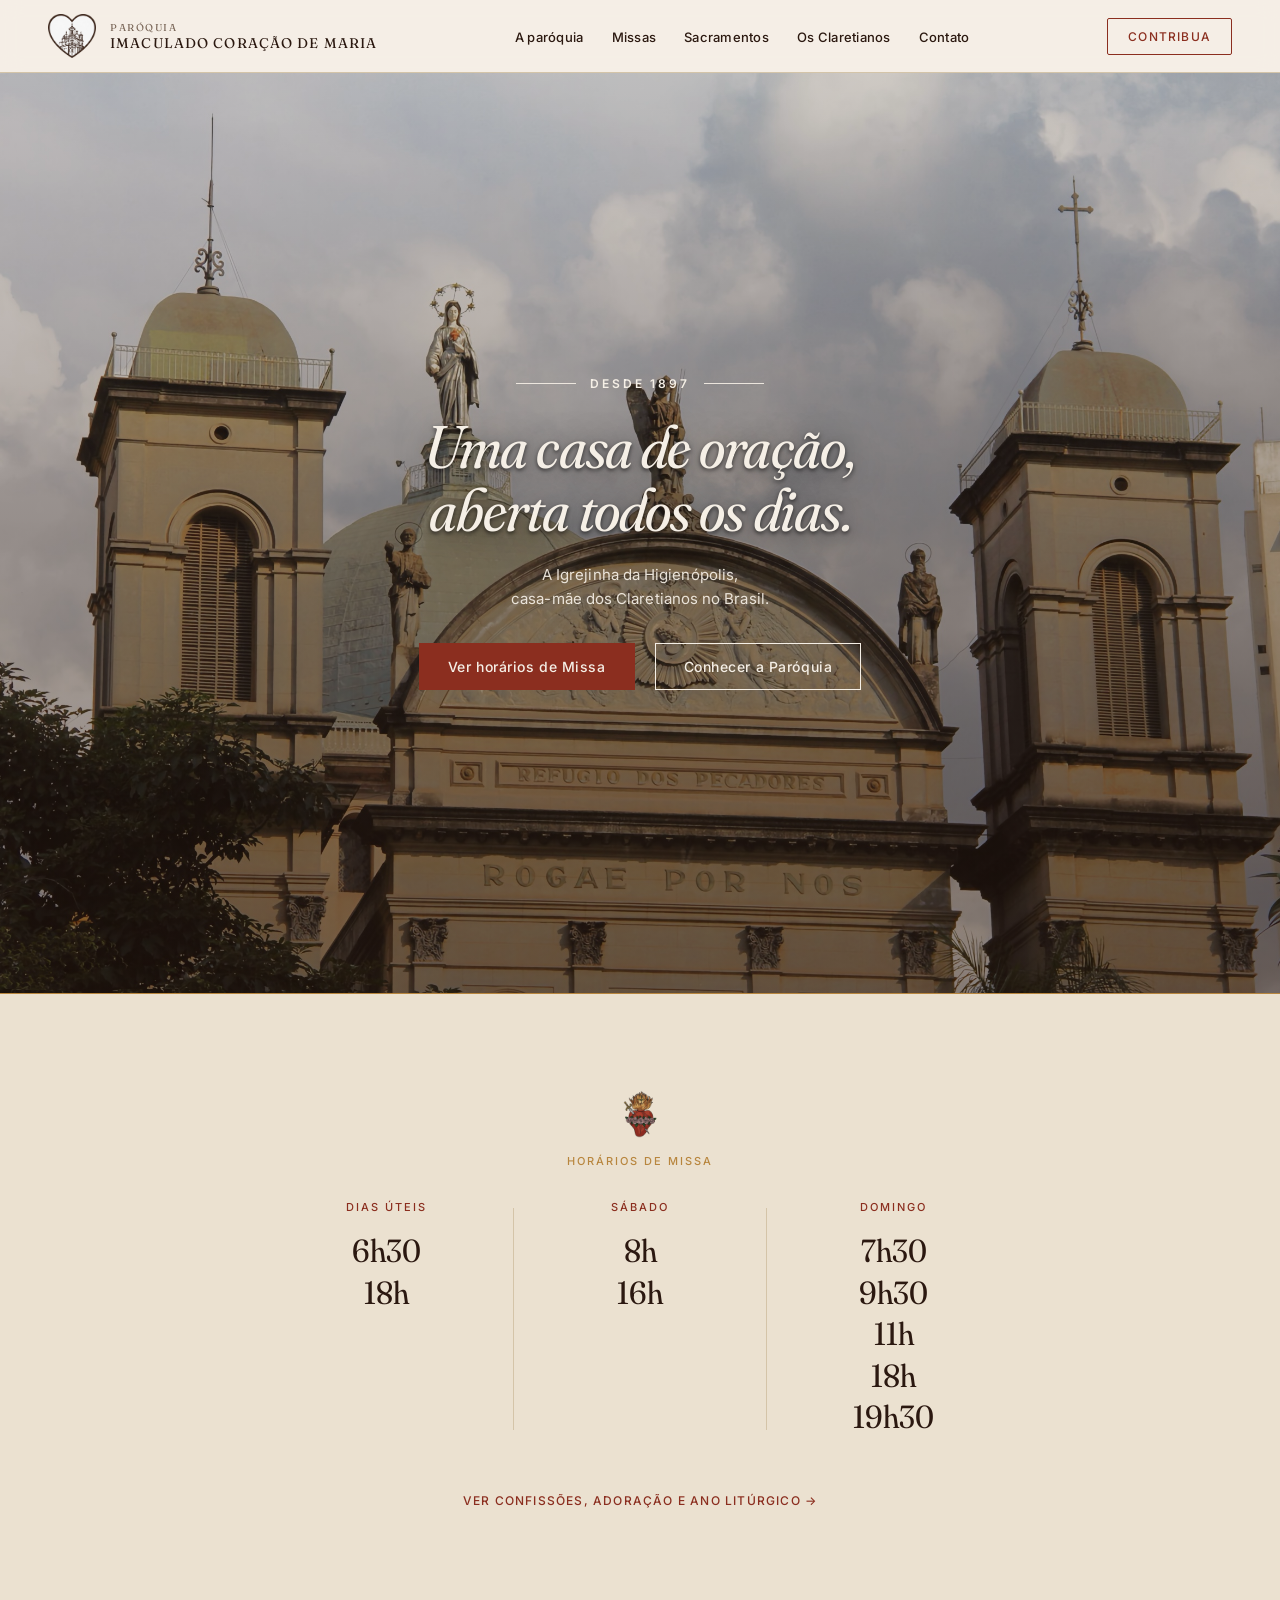
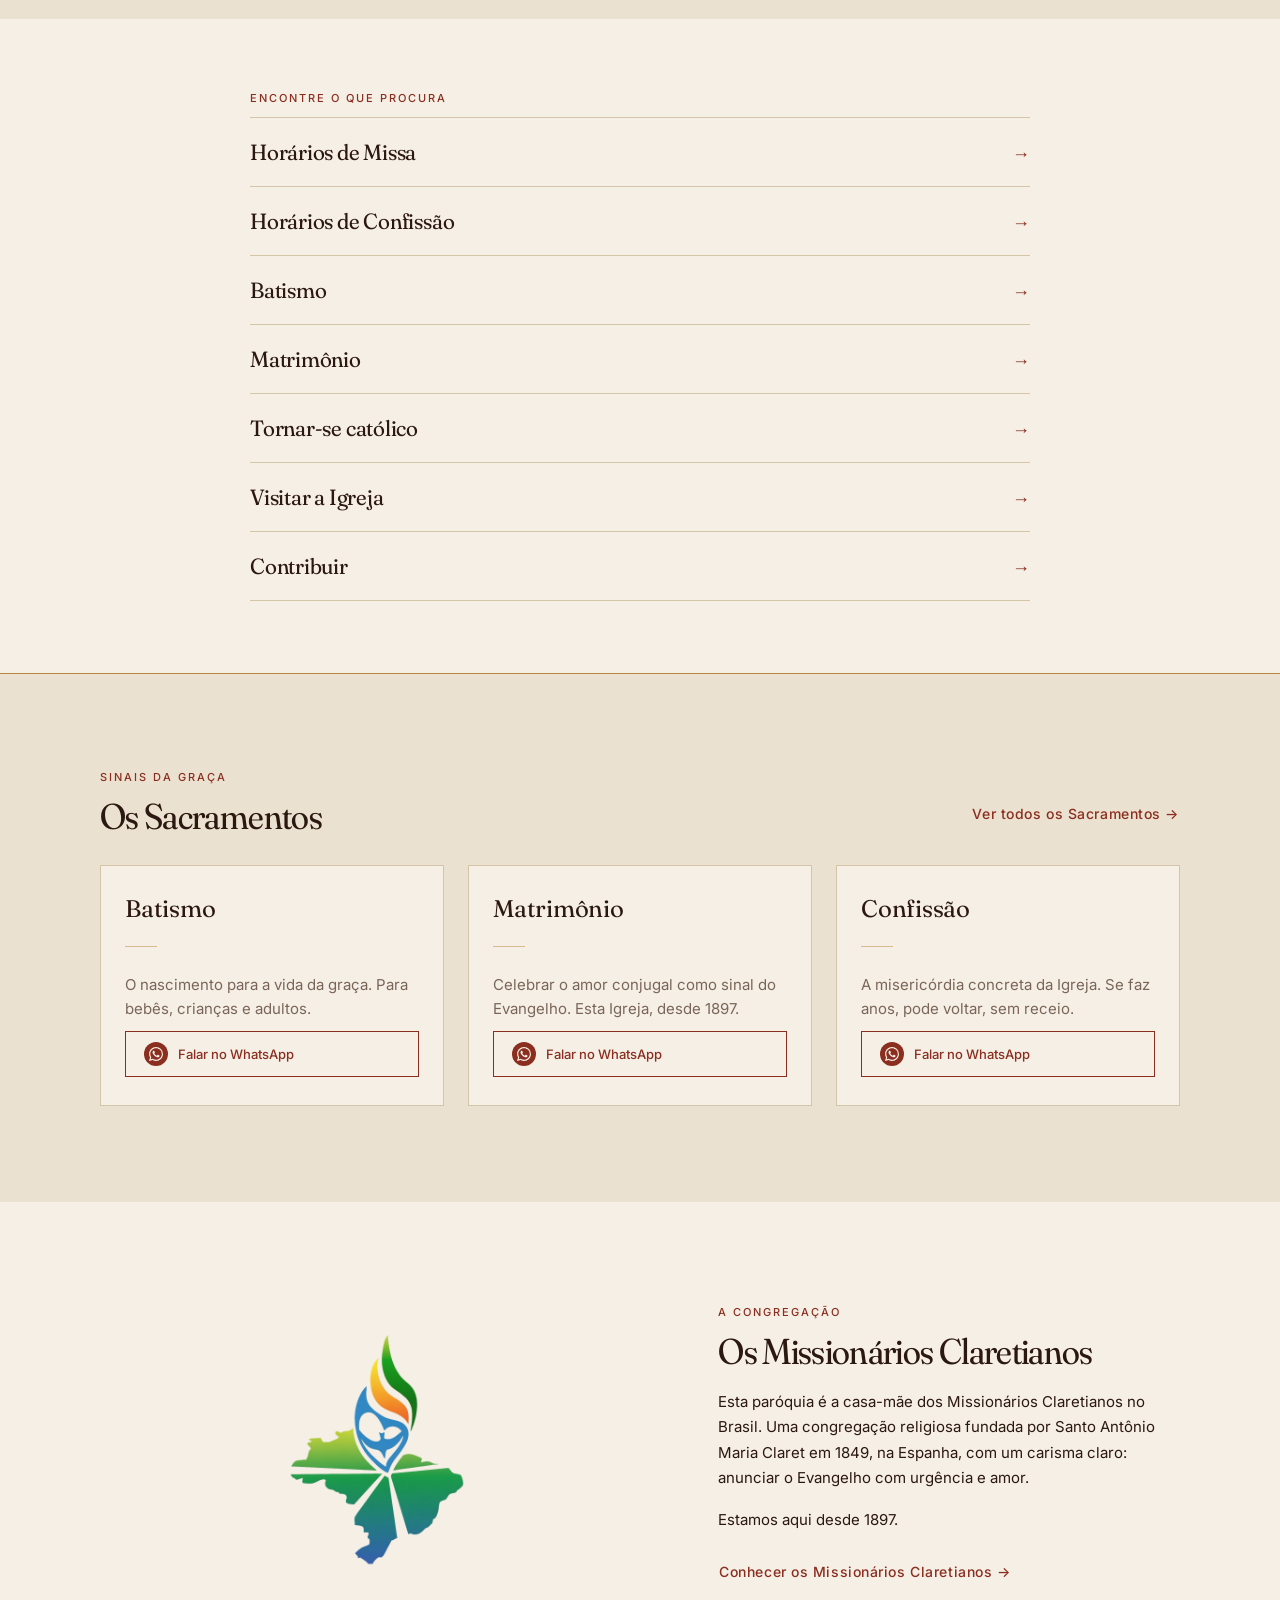
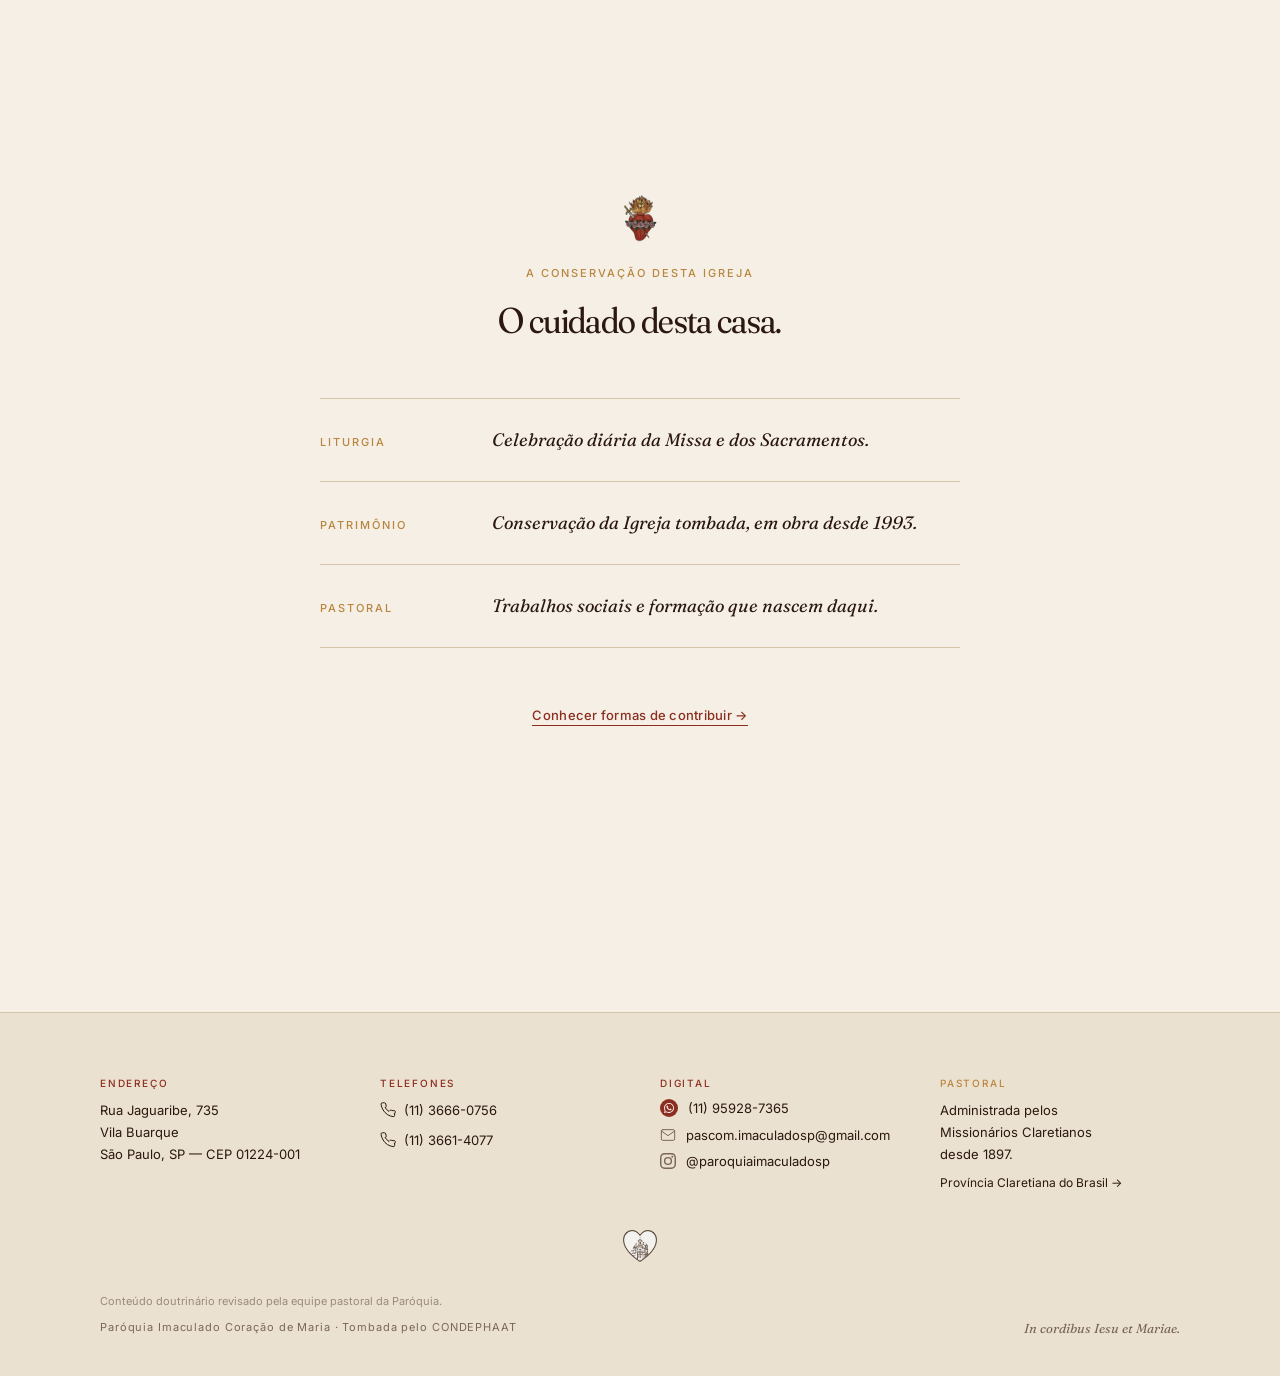
<file: site/index.html>
<!DOCTYPE html>
<html lang="pt-BR">
<head>
  <meta charset="UTF-8"/>
  <title>Paróquia Imaculado Coração de Maria — Vila Buarque, São Paulo</title>
  <meta name="viewport" content="width=device-width, initial-scale=1.0"/>
  <meta name="description" content="Paróquia Imaculado Coração de Maria, Vila Buarque, São Paulo. Administrada pelos Missionários Claretianos desde 1897. Missas todos os dias."/>
  <link rel="preconnect" href="https://fonts.googleapis.com">
  <link rel="preconnect" href="https://fonts.gstatic.com" crossorigin>
  <link rel="stylesheet" href="https://fonts.googleapis.com/css2?family=Fraunces:ital,opsz,wght@0,9..144,400;0,9..144,500;0,9..144,600;1,9..144,400;1,9..144,500&family=Inter:wght@400;500&display=swap">
  <meta property="og:type" content="website">
  <meta property="og:locale" content="pt_BR">
  <meta property="og:site_name" content="Paróquia Imaculado Coração de Maria">
  <meta property="og:title" content="Paróquia Imaculado Coração de Maria — Vila Buarque, São Paulo">
  <meta property="og:description" content="Paróquia Imaculado Coração de Maria, Vila Buarque, São Paulo. Administrada pelos Missionários Claretianos desde 1897. Missas todos os dias.">
  <meta property="og:image" content="https://felipefaraone.github.io/imaculado-coracao/site/assets/fachada-externa.jpg">
  <meta property="og:url" content="https://felipefaraone.github.io/imaculado-coracao/site/index.html">
  <meta name="twitter:card" content="summary_large_image">
  <link rel="canonical" href="https://felipefaraone.github.io/imaculado-coracao/site/index.html">
  <link rel="icon" href="assets/coracao-mariano-color-256.png">
  <link rel="apple-touch-icon" href="assets/coracao-mariano-color-256.png">
  <meta name="theme-color" content="#8B2E1F">
  <!-- ATUALIZAR: trocar URLs absolutas para paroquiaimaculadosp.org.br quando publicar no domínio final -->
  <script type="application/ld+json">
  {
    "@context": "https://schema.org",
    "@type": "Church",
    "name": "Paróquia Imaculado Coração de Maria",
    "alternateName": "Igrejinha da Higienópolis",
    "url": "https://felipefaraone.github.io/imaculado-coracao/site/",
    "image": "https://felipefaraone.github.io/imaculado-coracao/site/assets/fachada-externa.jpg",
    "telephone": "+551136660756",
    "address": {
      "@type": "PostalAddress",
      "streetAddress": "Rua Jaguaribe, 735",
      "addressLocality": "São Paulo",
      "addressRegion": "SP",
      "postalCode": "01224-001",
      "addressCountry": "BR"
    },
    "sameAs": ["https://instagram.com/paroquiaimaculadosp"]
  }
  </script>
  <link rel="stylesheet" href="site.css"/>
  <script src="animations.js" defer></script>
</head>
<body>
<div class="page">

  <!-- ============================================================
       HEADER
       ============================================================ -->
  <header class="site-header">
    <a href="index.html" class="brand-logo" aria-label="Paróquia Imaculado Coração de Maria — página inicial">
      <img src="assets/logo-paroquia.png" alt="" width="44" height="44"/>
      <span class="brand-wordmark">
        <span class="brand-wordmark-sup">Paróquia</span>
        <span class="brand-wordmark-main">Imaculado Coração de Maria</span>
      </span>
    </a>
    <nav aria-label="Navegação principal">
      <ul>
        <li><a href="a-paroquia.html">A paróquia</a></li>
        <li><a href="missas.html">Missas</a></li>
        <li><a href="sacramentos.html">Sacramentos</a></li>
        <li><a href="os-claretianos.html">Os Claretianos</a></li>
        <li><a href="contato.html">Contato</a></li>
      </ul>
    </nav>
    <a href="contribua.html" class="nav-contribua">Contribua</a>
    <details class="mobile-menu">
      <summary class="mobile-menu-toggle" aria-label="Menu">
        <span class="mobile-menu-icon-open" aria-hidden="true">
          <svg xmlns="http://www.w3.org/2000/svg" width="22" height="22" viewBox="0 0 24 24" fill="none" stroke="currentColor" stroke-width="1.5" stroke-linecap="round" stroke-linejoin="round"><line x1="3" y1="6" x2="21" y2="6"/><line x1="3" y1="12" x2="21" y2="12"/><line x1="3" y1="18" x2="21" y2="18"/></svg>
        </span>
        <span class="mobile-menu-icon-close" aria-hidden="true">
          <svg xmlns="http://www.w3.org/2000/svg" width="22" height="22" viewBox="0 0 24 24" fill="none" stroke="currentColor" stroke-width="1.5" stroke-linecap="round" stroke-linejoin="round"><line x1="18" y1="6" x2="6" y2="18"/><line x1="6" y1="6" x2="18" y2="18"/></svg>
        </span>
      </summary>
      <div class="mobile-menu-nav">
        <ul>
          <li><a href="a-paroquia.html">A paróquia</a></li>
          <li><a href="missas.html">Missas</a></li>
          <li><a href="sacramentos.html">Sacramentos</a></li>
          <li><a href="os-claretianos.html">Os Claretianos</a></li>
          <li><a href="contato.html">Contato</a></li>
        </ul>
        <a href="contribua.html" class="nav-contribua-mobile">Contribua</a>
      </div>
    </details>
  </header>

  <!-- ============================================================
       MAIN
       ============================================================ -->
  <main class="main main-home">

    <!-- HERO ---------------------------------------------------- -->
    <section class="hero-fullbleed" aria-label="Apresentação da paróquia">
      <div class="hero-overlay" aria-hidden="true"></div>
      <div class="hero-stack">
        <div class="hero-eyebrow hero-eyebrow--ornamented">
          <span class="eyebrow-rule" aria-hidden="true"></span>
          <span>Desde 1897</span>
          <span class="eyebrow-rule" aria-hidden="true"></span>
        </div>
        <h1 class="hero-title-light">
          Uma casa de oração,<br/>
          aberta todos os dias.
        </h1>
        <p class="hero-sub">
          A Igrejinha da Higienópolis,<br/>
          casa-mãe dos Claretianos no Brasil.
        </p>
        <div class="hero-ctas-light">
          <a href="missas.html" class="btn-primary">Ver horários de Missa</a>
          <a href="a-paroquia.html" class="btn-secondary">Conhecer a Paróquia</a>
        </div>
      </div>
    </section>

    <!-- FAIXA DE HORÁRIOS --------------------------------------- -->
    <section class="sch-strip fade-in" aria-label="Horários de Missa">
      <div class="ornamento-coracao" role="presentation" aria-hidden="true" style="margin-bottom: 16px;"></div>
      <div class="eyebrow eyebrow-gold sch-strip-eyebrow">Horários de Missa</div>
      <div class="sch-strip-cols">
        <div class="sch-strip-col">
          <div class="sch-day">Dias úteis</div>
          <div class="sch-times">6h30<br/>18h</div>
        </div>
        <div class="sch-strip-sep" aria-hidden="true"></div>
        <div class="sch-strip-col">
          <div class="sch-day">Sábado</div>
          <div class="sch-times">8h<br/>16h</div>
        </div>
        <div class="sch-strip-sep" aria-hidden="true"></div>
        <div class="sch-strip-col">
          <div class="sch-day">Domingo</div>
          <div class="sch-times">7h30<br/>9h30<br/>11h<br/>18h<br/>19h30</div>
        </div>
      </div>
      <a href="missas.html" class="btn-ghost sch-strip-link">
        Ver Confissões, Adoração e Ano Litúrgico →
      </a>
    </section>

    <!-- POR ONDE QUER COMEÇAR --------------------------------- -->
    <section class="intentions fade-in" aria-label="Por onde quer começar">
      <div class="intentions-wrap">
        <div class="eyebrow">Encontre o que procura</div>
        <ol class="int-list">
          <li>
            <a href="missas.html" class="int-item-link" aria-label="Horários de Missa">
              <span class="int-label">Horários de Missa</span>
              <span class="int-arrow" aria-hidden="true">→</span>
            </a>
          </li>
          <li>
            <a href="sacramentos.html#confissao" class="int-item-link" aria-label="Horários de Confissão">
              <span class="int-label">Horários de Confissão</span>
              <span class="int-arrow" aria-hidden="true">→</span>
            </a>
          </li>
          <li>
            <a href="sacramentos.html#batismo" class="int-item-link" aria-label="Batismo">
              <span class="int-label">Batismo</span>
              <span class="int-arrow" aria-hidden="true">→</span>
            </a>
          </li>
          <li>
            <a href="sacramentos.html#matrimonio" class="int-item-link" aria-label="Matrimônio">
              <span class="int-label">Matrimônio</span>
              <span class="int-arrow" aria-hidden="true">→</span>
            </a>
          </li>
          <li>
            <a href="sacramentos.html#rica" class="int-item-link" aria-label="Tornar-se católico">
              <span class="int-label">Tornar-se católico</span>
              <span class="int-arrow" aria-hidden="true">→</span>
            </a>
          </li>
          <li>
            <a href="a-paroquia.html#visitar" class="int-item-link" aria-label="Visitar a Igreja">
              <span class="int-label">Visitar a Igreja</span>
              <span class="int-arrow" aria-hidden="true">→</span>
            </a>
          </li>
          <li>
            <a href="contribua.html" class="int-item-link" aria-label="Contribuir">
              <span class="int-label">Contribuir</span>
              <span class="int-arrow" aria-hidden="true">→</span>
            </a>
          </li>
        </ol>
      </div>
    </section>

    <!-- 3 SACRAMENTOS EM DESTAQUE (faixa full-bleed) -------------- -->
    <section class="home-sac3 fade-in" aria-label="Sacramentos em destaque">
      <div class="home-sac3-inner">
        <div class="home-sac3-hdr">
          <div>
            <div class="eyebrow">SINAIS DA GRAÇA</div>
            <h2>Os Sacramentos</h2>
          </div>
          <a href="sacramentos.html" class="btn-ghost">Ver todos os Sacramentos →</a>
        </div>
        <div class="home-sac3-grid">

          <article class="home-sac3-card">
            <h3>Batismo</h3>
            <div class="home-sac3-rule" aria-hidden="true"></div>
            <p>O nascimento para a vida da graça. Para bebês, crianças e adultos.</p>
            <a href="https://wa.me/5511959287365?text=Ol%C3%A1%2C+gostaria+de+informa%C3%A7%C3%B5es+sobre+o+agendamento+do+Batismo." class="wa-btn" target="_blank" rel="noopener" aria-label="Falar sobre Batismo no WhatsApp">
              <span class="wa-circle" style="width:24px;height:24px;" aria-hidden="true">
                <svg viewBox="0 0 24 24" fill="white" style="width:14px;height:14px;"><path d="M17.472 14.382c-.297-.149-1.758-.867-2.03-.967-.273-.099-.471-.148-.67.15-.197.297-.767.966-.94 1.164-.173.199-.347.223-.644.075-.297-.15-1.255-.463-2.39-1.475-.883-.788-1.48-1.761-1.653-2.059-.173-.297-.018-.458.13-.606.134-.133.298-.347.446-.52.149-.174.198-.298.298-.497.099-.198.05-.371-.025-.52-.075-.149-.669-1.612-.916-2.207-.242-.579-.487-.5-.669-.51-.173-.008-.371-.01-.57-.01-.198 0-.52.074-.792.372-.272.297-1.04 1.016-1.04 2.479 0 1.462 1.065 2.875 1.213 3.074.149.198 2.096 3.2 5.077 4.487.709.306 1.262.489 1.694.625.712.227 1.36.195 1.871.118.571-.085 1.758-.719 2.006-1.413.248-.694.248-1.289.173-1.413-.074-.124-.272-.198-.57-.347m-5.421 7.403h-.004a9.87 9.87 0 01-5.031-1.378l-.361-.214-3.741.982.998-3.648-.235-.374a9.86 9.86 0 01-1.51-5.26c.001-5.45 4.436-9.884 9.888-9.884 2.64 0 5.122 1.03 6.988 2.898a9.825 9.825 0 012.893 6.994c-.003 5.45-4.437 9.884-9.885 9.884m8.413-18.297A11.815 11.815 0 0012.05 0C5.495 0 .16 5.335.157 11.892c0 2.096.547 4.142 1.588 5.945L.057 24l6.305-1.654a11.882 11.882 0 005.683 1.448h.005c6.554 0 11.89-5.335 11.893-11.893a11.821 11.821 0 00-3.48-8.413z"/></svg>
              </span>
              <span>Falar no WhatsApp</span>
            </a>
          </article>

          <article class="home-sac3-card">
            <h3>Matrimônio</h3>
            <div class="home-sac3-rule" aria-hidden="true"></div>
            <p>Celebrar o amor conjugal como sinal do Evangelho. Esta Igreja, desde 1897.</p>
            <a href="https://wa.me/5511959287365?text=Ol%C3%A1%2C+gostaria+de+informa%C3%A7%C3%B5es+sobre+o+Curso+de+Noivos+e+agendamento+do+Matrim%C3%B4nio." class="wa-btn" target="_blank" rel="noopener" aria-label="Falar sobre Matrimônio no WhatsApp">
              <span class="wa-circle" style="width:24px;height:24px;" aria-hidden="true">
                <svg viewBox="0 0 24 24" fill="white" style="width:14px;height:14px;"><path d="M17.472 14.382c-.297-.149-1.758-.867-2.03-.967-.273-.099-.471-.148-.67.15-.197.297-.767.966-.94 1.164-.173.199-.347.223-.644.075-.297-.15-1.255-.463-2.39-1.475-.883-.788-1.48-1.761-1.653-2.059-.173-.297-.018-.458.13-.606.134-.133.298-.347.446-.52.149-.174.198-.298.298-.497.099-.198.05-.371-.025-.52-.075-.149-.669-1.612-.916-2.207-.242-.579-.487-.5-.669-.51-.173-.008-.371-.01-.57-.01-.198 0-.52.074-.792.372-.272.297-1.04 1.016-1.04 2.479 0 1.462 1.065 2.875 1.213 3.074.149.198 2.096 3.2 5.077 4.487.709.306 1.262.489 1.694.625.712.227 1.36.195 1.871.118.571-.085 1.758-.719 2.006-1.413.248-.694.248-1.289.173-1.413-.074-.124-.272-.198-.57-.347m-5.421 7.403h-.004a9.87 9.87 0 01-5.031-1.378l-.361-.214-3.741.982.998-3.648-.235-.374a9.86 9.86 0 01-1.51-5.26c.001-5.45 4.436-9.884 9.888-9.884 2.64 0 5.122 1.03 6.988 2.898a9.825 9.825 0 012.893 6.994c-.003 5.45-4.437 9.884-9.885 9.884m8.413-18.297A11.815 11.815 0 0012.05 0C5.495 0 .16 5.335.157 11.892c0 2.096.547 4.142 1.588 5.945L.057 24l6.305-1.654a11.882 11.882 0 005.683 1.448h.005c6.554 0 11.89-5.335 11.893-11.893a11.821 11.821 0 00-3.48-8.413z"/></svg>
              </span>
              <span>Falar no WhatsApp</span>
            </a>
          </article>

          <article class="home-sac3-card">
            <h3>Confissão</h3>
            <div class="home-sac3-rule" aria-hidden="true"></div>
            <p>A misericórdia concreta da Igreja. Se faz anos, pode voltar, sem receio.</p>
            <a href="https://wa.me/5511959287365?text=Ol%C3%A1%2C+gostaria+de+informa%C3%A7%C3%B5es+sobre+a+Confiss%C3%A3o." class="wa-btn" target="_blank" rel="noopener" aria-label="Falar sobre Confissão no WhatsApp">
              <span class="wa-circle" style="width:24px;height:24px;" aria-hidden="true">
                <svg viewBox="0 0 24 24" fill="white" style="width:14px;height:14px;"><path d="M17.472 14.382c-.297-.149-1.758-.867-2.03-.967-.273-.099-.471-.148-.67.15-.197.297-.767.966-.94 1.164-.173.199-.347.223-.644.075-.297-.15-1.255-.463-2.39-1.475-.883-.788-1.48-1.761-1.653-2.059-.173-.297-.018-.458.13-.606.134-.133.298-.347.446-.52.149-.174.198-.298.298-.497.099-.198.05-.371-.025-.52-.075-.149-.669-1.612-.916-2.207-.242-.579-.487-.5-.669-.51-.173-.008-.371-.01-.57-.01-.198 0-.52.074-.792.372-.272.297-1.04 1.016-1.04 2.479 0 1.462 1.065 2.875 1.213 3.074.149.198 2.096 3.2 5.077 4.487.709.306 1.262.489 1.694.625.712.227 1.36.195 1.871.118.571-.085 1.758-.719 2.006-1.413.248-.694.248-1.289.173-1.413-.074-.124-.272-.198-.57-.347m-5.421 7.403h-.004a9.87 9.87 0 01-5.031-1.378l-.361-.214-3.741.982.998-3.648-.235-.374a9.86 9.86 0 01-1.51-5.26c.001-5.45 4.436-9.884 9.888-9.884 2.64 0 5.122 1.03 6.988 2.898a9.825 9.825 0 012.893 6.994c-.003 5.45-4.437 9.884-9.885 9.884m8.413-18.297A11.815 11.815 0 0012.05 0C5.495 0 .16 5.335.157 11.892c0 2.096.547 4.142 1.588 5.945L.057 24l6.305-1.654a11.882 11.882 0 005.683 1.448h.005c6.554 0 11.89-5.335 11.893-11.893a11.821 11.821 0 00-3.48-8.413z"/></svg>
              </span>
              <span>Falar no WhatsApp</span>
            </a>
          </article>

        </div>
      </div>
    </section>

    <!-- OS CLARETIANOS -------------------------------------------- -->
    <section class="editorial-block fade-in" aria-label="Os Missionários Claretianos">
      <div class="editorial-block-grid">
        <!-- Logo da Província Claretiana do Brasil. Tratamento como
             ornamento isolado, sem frame, mantendo cores oficiais. -->
        <div style="display:flex; align-items:center; justify-content:center; padding:48px 0;">
          <img src="assets/logo-claretianos-provincia.png"
               alt="Logo da Província Claretiana do Brasil"
               loading="lazy"
               style="height:240px; width:auto; object-fit:contain;"/>
        </div>
        <div class="editorial-block-text">
          <div class="eyebrow">A Congregação</div>
          <h2>Os Missionários Claretianos</h2>
          <p>Esta paróquia é a casa-mãe dos Missionários Claretianos no Brasil. Uma congregação religiosa fundada por Santo Antônio Maria Claret em 1849, na Espanha, com um carisma claro: anunciar o Evangelho com urgência e amor.</p>
          <p>Estamos aqui desde 1897.</p>
          <a href="os-claretianos.html" class="btn-ghost">Conhecer os Missionários Claretianos →</a>
        </div>
      </div>
    </section>

    <!-- DÍZIMO & CONSERVAÇÃO ---------------------------------------- -->
    <section class="dizimo-home fade-in" aria-label="A conservação desta Igreja">
      <div class="dizimo-home-inner">
        <div class="dizimo-home-header">
          <div class="ornamento-coracao" role="presentation" aria-hidden="true" style="margin-bottom: 24px;"></div>
          <div class="eyebrow eyebrow-gold">A conservação desta Igreja</div>
          <h2>O cuidado desta casa.</h2>
        </div>

        <div class="dizimo-home-list">
          <div class="dizimo-home-item">
            <div class="dizimo-home-item-label">Liturgia</div>
            <p class="dizimo-home-item-text">
              Celebração diária da Missa e dos Sacramentos.
            </p>
          </div>
          <div class="dizimo-home-item">
            <div class="dizimo-home-item-label">Patrimônio</div>
            <p class="dizimo-home-item-text">
              Conservação da Igreja tombada, em obra desde 1993.
            </p>
          </div>
          <div class="dizimo-home-item">
            <div class="dizimo-home-item-label">Pastoral</div>
            <p class="dizimo-home-item-text">
              Trabalhos sociais e formação que nascem daqui.
            </p>
          </div>
        </div>

        <div class="dizimo-home-footer">
          <a href="contribua.html" class="dizimo-home-link">
            Conhecer formas de contribuir →
          </a>
        </div>
      </div>
    </section>
  </main>

  <!-- ============================================================
       FOOTER
       ============================================================ -->
  <footer class="site-footer">
    <div class="foot-grid">

      <div>
        <div class="eyebrow">Endereço</div>
        <address class="foot-address">
          Rua Jaguaribe, 735<br/>
          Vila Buarque<br/>
          São Paulo, SP — CEP 01224-001
        </address>
      </div>

      <div>
        <div class="eyebrow">Telefones</div>
        <p>
          <a href="tel:+551136660756" class="foot-link foot-link--row">
            <!-- Phone icon -->
            <svg width="16" height="16" viewBox="0 0 24 24" fill="none" stroke="currentColor" stroke-width="1.5" stroke-linecap="round" stroke-linejoin="round" aria-hidden="true" style="flex-shrink:0;vertical-align:middle;">
              <path d="M22 16.92v3a2 2 0 01-2.18 2 19.79 19.79 0 01-8.63-3.07A19.5 19.5 0 014.69 12 19.79 19.79 0 011.61 3.38 2 2 0 013.6 1.18h3a2 2 0 012 1.72c.127.96.361 1.903.7 2.81a2 2 0 01-.45 2.11L7.58 8.08a16 16 0 006 6l1.27-1.27a2 2 0 012.11-.45c.907.339 1.85.573 2.81.7A2 2 0 0122 16.92z"/>
            </svg>
            (11) 3666-0756
          </a>
          <a href="tel:+551136614077" class="foot-link foot-link--row">
            <svg width="16" height="16" viewBox="0 0 24 24" fill="none" stroke="currentColor" stroke-width="1.5" stroke-linecap="round" stroke-linejoin="round" aria-hidden="true" style="flex-shrink:0;vertical-align:middle;">
              <path d="M22 16.92v3a2 2 0 01-2.18 2 19.79 19.79 0 01-8.63-3.07A19.5 19.5 0 014.69 12 19.79 19.79 0 011.61 3.38 2 2 0 013.6 1.18h3a2 2 0 012 1.72c.127.96.361 1.903.7 2.81a2 2 0 01-.45 2.11L7.58 8.08a16 16 0 006 6l1.27-1.27a2 2 0 012.11-.45c.907.339 1.85.573 2.81.7A2 2 0 0122 16.92z"/>
            </svg>
            (11) 3661-4077
          </a>
        </p>
      </div>

      <div>
        <div class="eyebrow">Digital</div>
        <ul class="foot-list">
          <li class="foot-item">
            <span class="wa-circle" style="width:18px;height:18px;" aria-hidden="true">
              <svg viewBox="0 0 24 24" fill="white" style="width:10px;height:10px;"><path d="M17.472 14.382c-.297-.149-1.758-.867-2.03-.967-.273-.099-.471-.148-.67.15-.197.297-.767.966-.94 1.164-.173.199-.347.223-.644.075-.297-.15-1.255-.463-2.39-1.475-.883-.788-1.48-1.761-1.653-2.059-.173-.297-.018-.458.13-.606.134-.133.298-.347.446-.52.149-.174.198-.298.298-.497.099-.198.05-.371-.025-.52-.075-.149-.669-1.612-.916-2.207-.242-.579-.487-.5-.669-.51-.173-.008-.371-.01-.57-.01-.198 0-.52.074-.792.372-.272.297-1.04 1.016-1.04 2.479 0 1.462 1.065 2.875 1.213 3.074.149.198 2.096 3.2 5.077 4.487.709.306 1.262.489 1.694.625.712.227 1.36.195 1.871.118.571-.085 1.758-.719 2.006-1.413.248-.694.248-1.289.173-1.413-.074-.124-.272-.198-.57-.347m-5.421 7.403h-.004a9.87 9.87 0 01-5.031-1.378l-.361-.214-3.741.982.998-3.648-.235-.374a9.86 9.86 0 01-1.51-5.26c.001-5.45 4.436-9.884 9.888-9.884 2.64 0 5.122 1.03 6.988 2.898a9.825 9.825 0 012.893 6.994c-.003 5.45-4.437 9.884-9.885 9.884m8.413-18.297A11.815 11.815 0 0012.05 0C5.495 0 .16 5.335.157 11.892c0 2.096.547 4.142 1.588 5.945L.057 24l6.305-1.654a11.882 11.882 0 005.683 1.448h.005c6.554 0 11.89-5.335 11.893-11.893a11.821 11.821 0 00-3.48-8.413z"/></svg>
            </span>
            <a href="https://wa.me/5511959287365" target="_blank" rel="noopener">(11) 95928-7365</a>
          </li>
          <li class="foot-item">
            <svg class="foot-icon" viewBox="0 0 24 24" fill="none" stroke="currentColor" stroke-width="1.5" stroke-linecap="round" stroke-linejoin="round" aria-hidden="true"><path d="M4 4h16c1.1 0 2 .9 2 2v12c0 1.1-.9 2-2 2H4c-1.1 0-2-.9-2-2V6c0-1.1.9-2 2-2zm18 2l-10 7L2 6"/></svg>
            <a href="mailto:pascom.imaculadosp@gmail.com">pascom.imaculadosp@gmail.com</a>
          </li>
          <li class="foot-item">
            <svg class="foot-icon" viewBox="0 0 24 24" fill="currentColor" aria-hidden="true"><path d="M12 2.163c3.204 0 3.584.012 4.85.07 3.252.148 4.771 1.691 4.919 4.919.058 1.265.069 1.645.069 4.849 0 3.205-.012 3.584-.069 4.849-.149 3.225-1.664 4.771-4.919 4.919-1.266.058-1.644.07-4.85.07-3.204 0-3.584-.012-4.849-.07-3.26-.149-4.771-1.699-4.919-4.92-.058-1.265-.07-1.644-.07-4.849 0-3.204.013-3.583.07-4.849.149-3.227 1.664-4.771 4.919-4.919 1.266-.057 1.645-.069 4.849-.069zm0-2.163c-3.259 0-3.667.014-4.947.072-4.358.2-6.78 2.618-6.98 6.98-.059 1.281-.073 1.689-.073 4.948 0 3.259.014 3.668.072 4.948.2 4.358 2.618 6.78 6.98 6.98 1.281.058 1.689.072 4.948.072 3.259 0 3.668-.014 4.948-.072 4.354-.2 6.782-2.618 6.979-6.98.059-1.28.073-1.689.073-4.948 0-3.259-.014-3.667-.072-4.947-.196-4.354-2.617-6.78-6.979-6.98-1.281-.059-1.69-.073-4.949-.073zm0 5.838a6.162 6.162 0 100 12.324 6.162 6.162 0 000-12.324zM12 16a4 4 0 110-8 4 4 0 010 8zm6.406-11.845a1.44 1.44 0 100 2.881 1.44 1.44 0 000-2.881z"/></svg>
            <a href="https://instagram.com/paroquiaimaculadosp" target="_blank" rel="noopener">@paroquiaimaculadosp</a>
          </li>
        </ul>
      </div>

      <div>
        <div class="eyebrow eyebrow-gold">Pastoral</div>
        <p class="foot-pastoral">
          Administrada pelos<br/>
          Missionários Claretianos<br/>
          desde 1897.
        </p>
        <a href="https://www.claretianos.com.br" class="foot-link" target="_blank" rel="noopener" style="display:block;margin-top:10px;font-size:12px;">
          Província Claretiana do Brasil →
        </a>
      </div>

    </div>

    <div class="foot-divider"><img src="assets/logo-paroquia.png" alt="" class="foot-mark"/></div>
    <div class="foot-note">Conteúdo doutrinário revisado pela equipe pastoral da Paróquia.</div>
    <div class="foot-mini">
      <span>Paróquia Imaculado Coração de Maria · Tombada pelo CONDEPHAAT</span>
      <span class="latin">In cordibus Iesu et Mariae.</span>
    </div>
  </footer>

</div><!-- /page -->
</body>
</html>
</file>
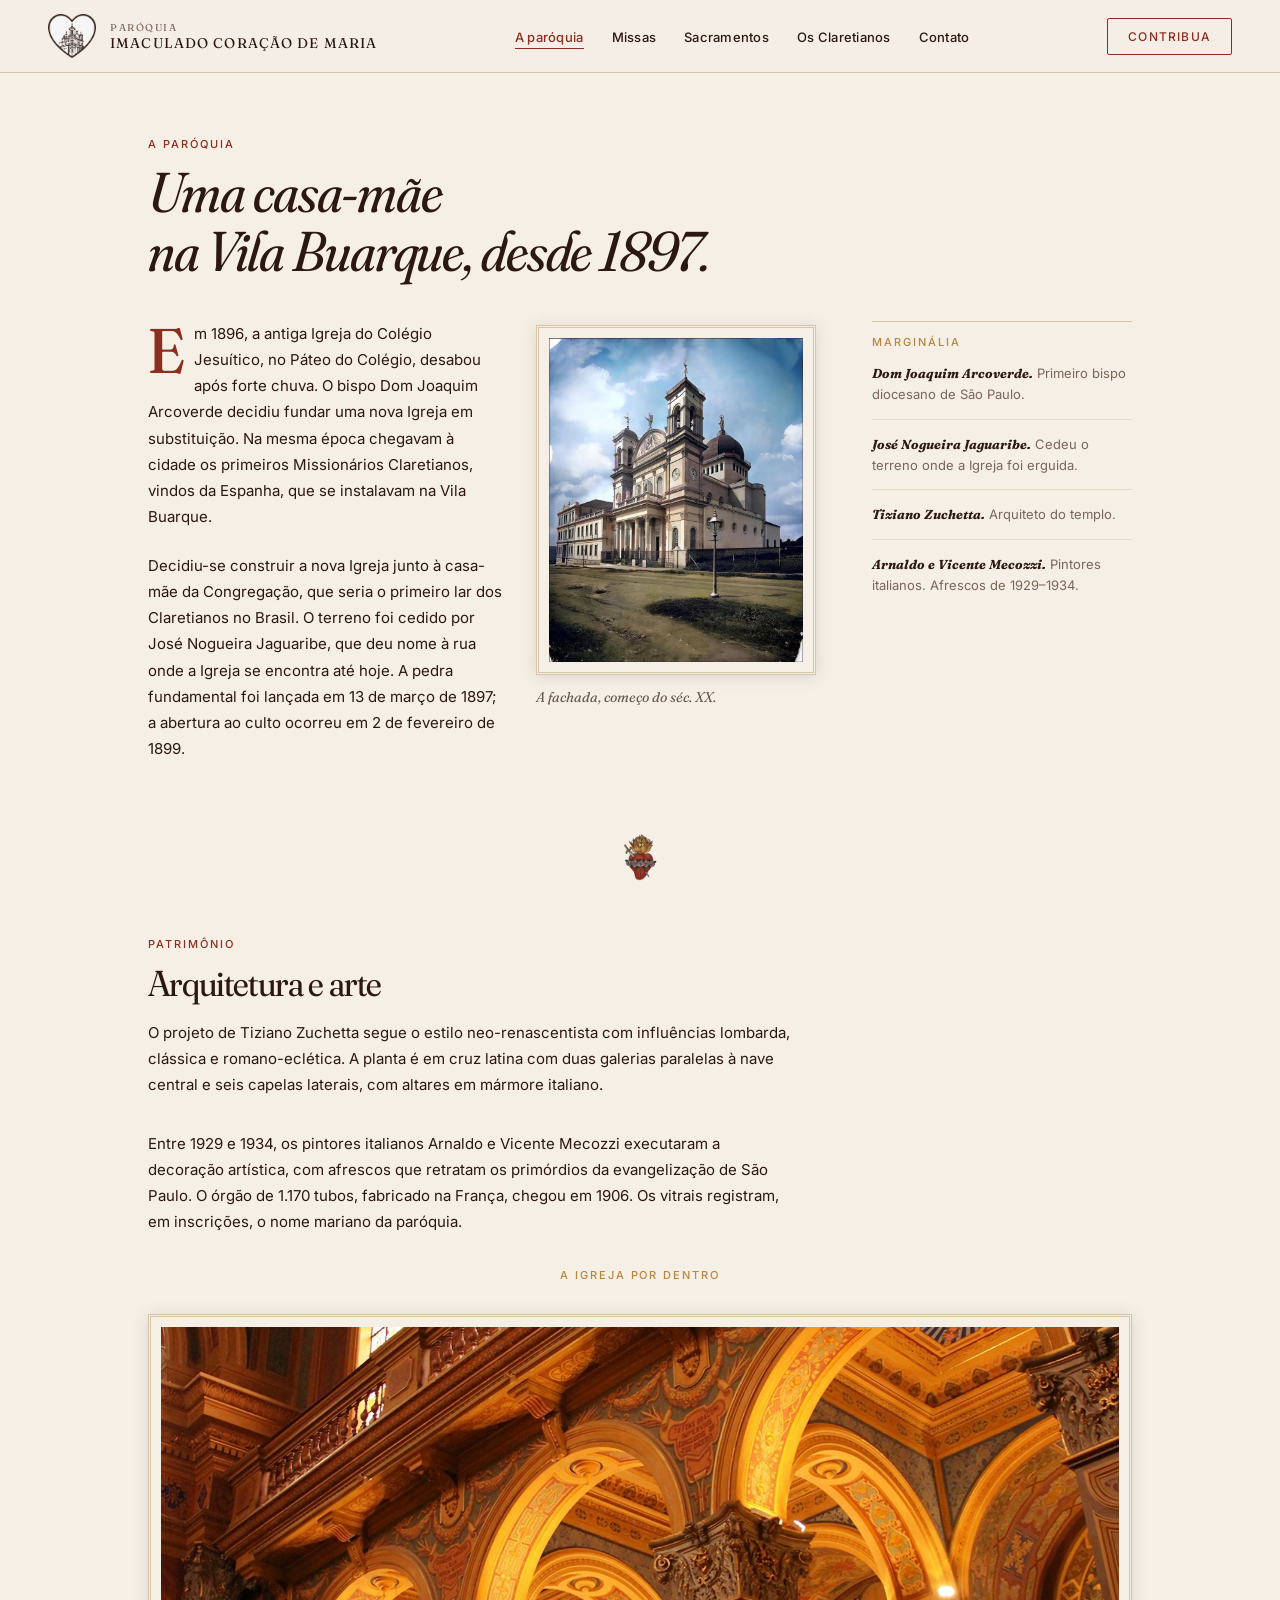
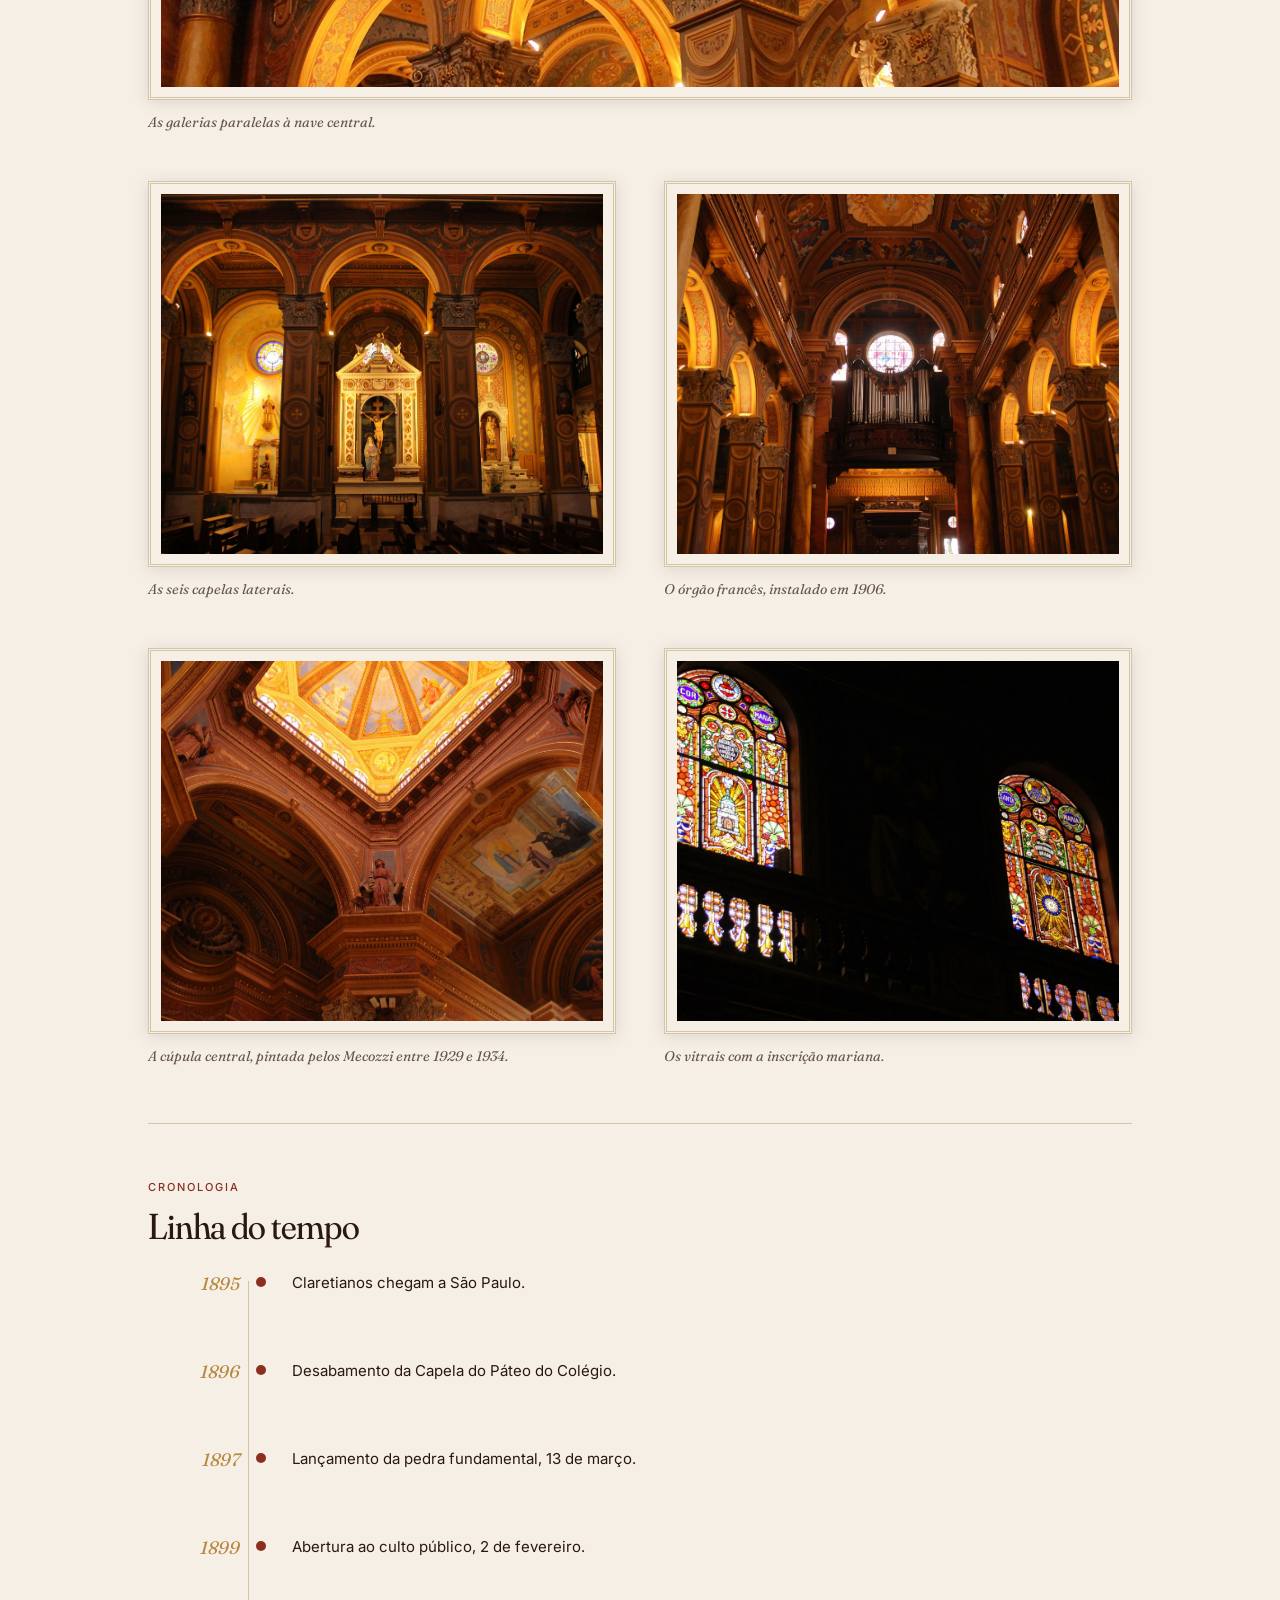
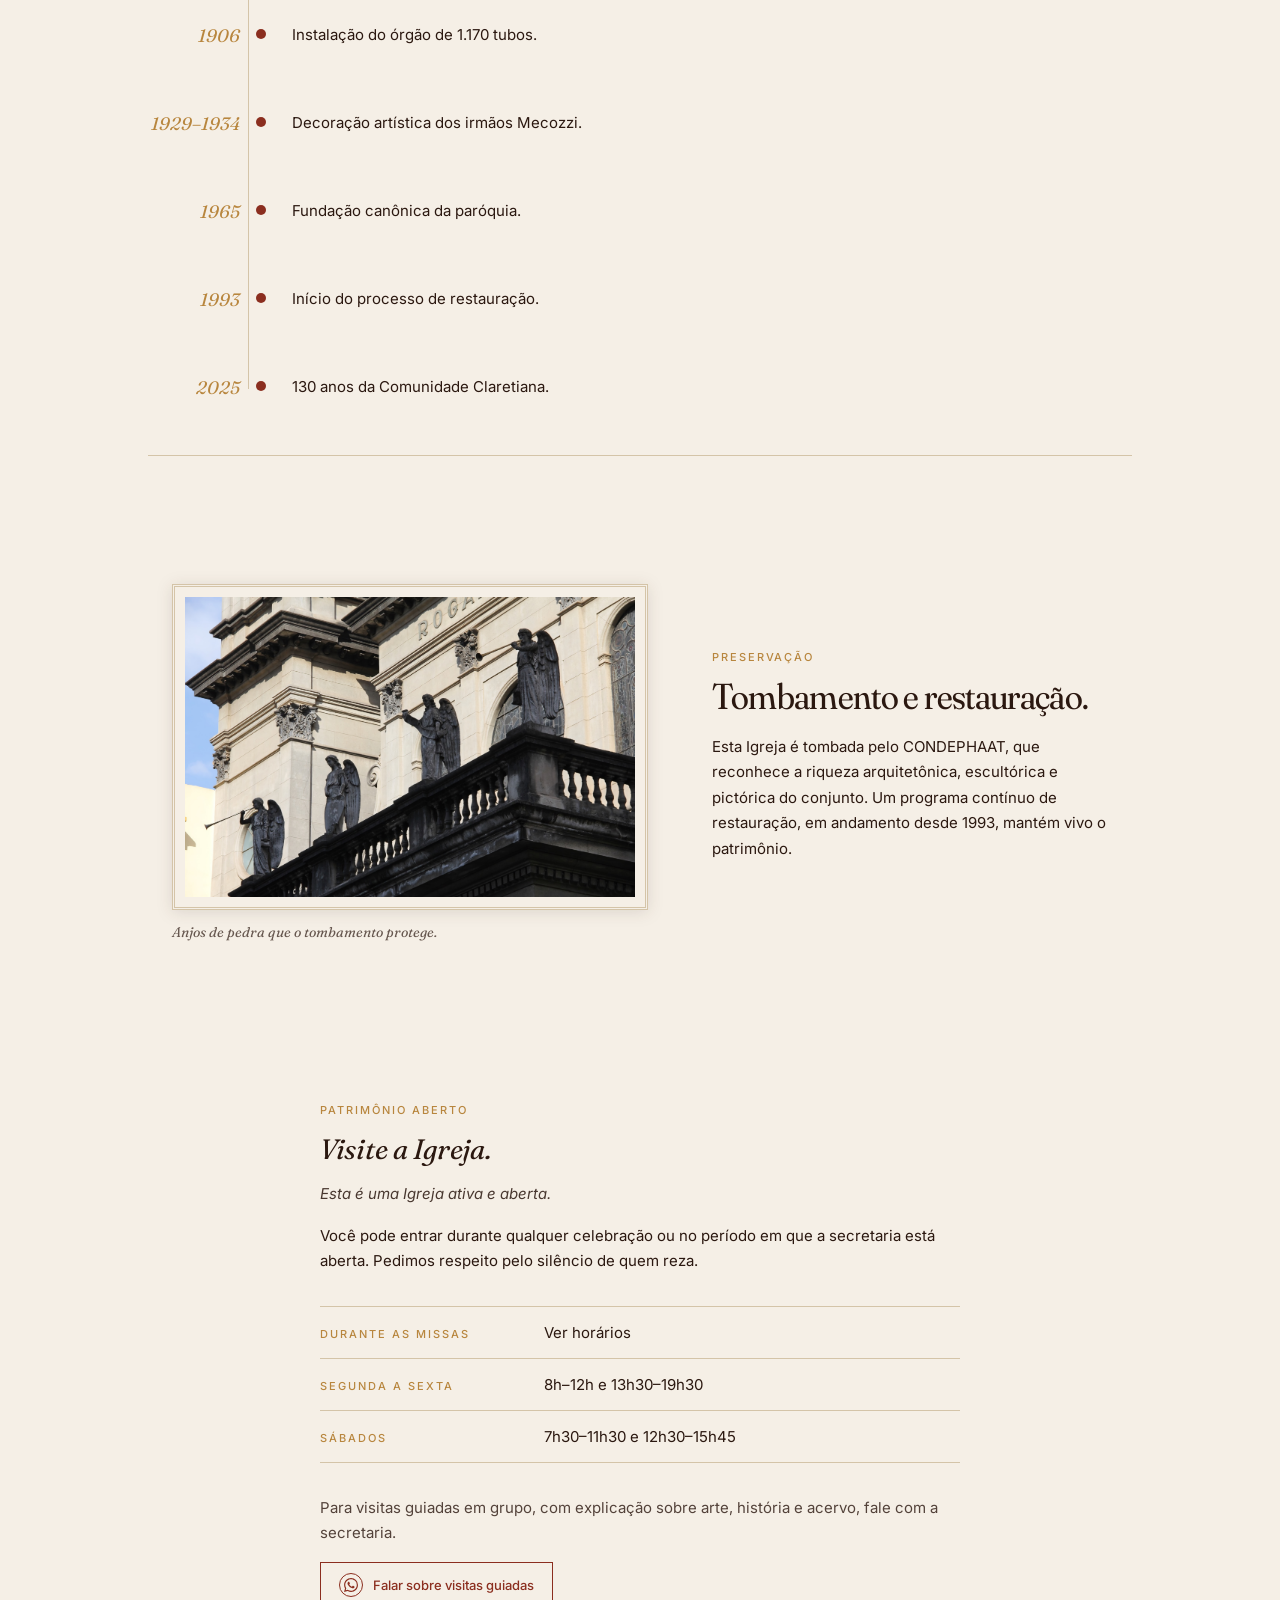
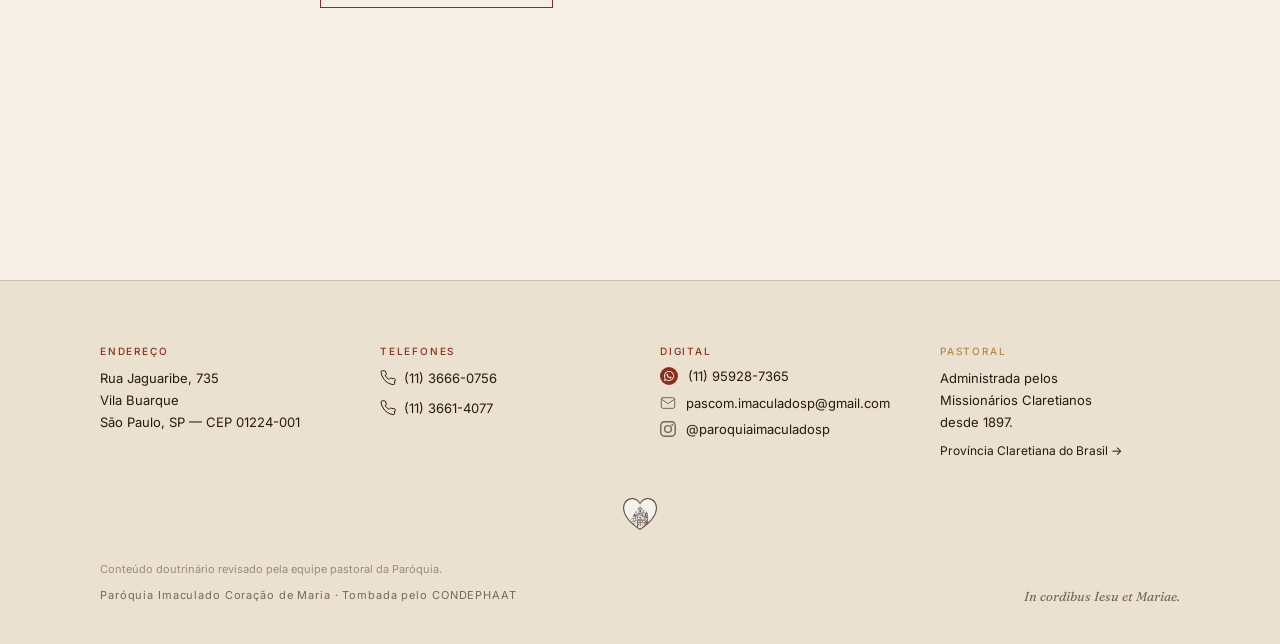
<file: site/a-paroquia.html>
<!DOCTYPE html>
<html lang="pt-BR">
<head>
  <meta charset="UTF-8"/>
  <title>A Paróquia — Imaculado Coração de Maria</title>
  <meta name="viewport" content="width=device-width, initial-scale=1.0"/>
  <meta name="description" content="História, arquitetura e patrimônio da Paróquia Imaculado Coração de Maria, fundada em 1897 pelos Missionários Claretianos na Vila Buarque, São Paulo."/>
  <link rel="preconnect" href="https://fonts.googleapis.com">
  <link rel="preconnect" href="https://fonts.gstatic.com" crossorigin>
  <link rel="stylesheet" href="https://fonts.googleapis.com/css2?family=Fraunces:ital,opsz,wght@0,9..144,400;0,9..144,500;0,9..144,600;1,9..144,400;1,9..144,500&family=Inter:wght@400;500&display=swap">
  <meta property="og:type" content="website">
  <meta property="og:locale" content="pt_BR">
  <meta property="og:site_name" content="Paróquia Imaculado Coração de Maria">
  <meta property="og:title" content="A Paróquia — Imaculado Coração de Maria">
  <meta property="og:description" content="História, arquitetura e patrimônio da Paróquia Imaculado Coração de Maria, fundada em 1897 pelos Missionários Claretianos na Vila Buarque, São Paulo.">
  <meta property="og:image" content="https://felipefaraone.github.io/imaculado-coracao/site/assets/fachada-externa.jpg">
  <meta property="og:url" content="https://felipefaraone.github.io/imaculado-coracao/site/a-paroquia.html">
  <meta name="twitter:card" content="summary_large_image">
  <link rel="canonical" href="https://felipefaraone.github.io/imaculado-coracao/site/a-paroquia.html">
  <link rel="icon" href="assets/coracao-mariano-color-256.png">
  <link rel="apple-touch-icon" href="assets/coracao-mariano-color-256.png">
  <meta name="theme-color" content="#8B2E1F">
  <!-- ATUALIZAR: trocar URLs absolutas para paroquiaimaculadosp.org.br quando publicar no domínio final -->
  <link rel="stylesheet" href="site.css"/>
  <script src="animations.js" defer></script>
</head>
<body>
<div class="page">

  <!-- ============================================================
       HEADER
       ============================================================ -->
  <header class="site-header">
    <a href="index.html" class="brand-logo" aria-label="Paróquia Imaculado Coração de Maria — página inicial">
      <img src="assets/logo-paroquia.png" alt="" width="44" height="44"/>
      <span class="brand-wordmark">
        <span class="brand-wordmark-sup">Paróquia</span>
        <span class="brand-wordmark-main">Imaculado Coração de Maria</span>
      </span>
    </a>
    <nav aria-label="Navegação principal">
      <ul>
        <li><a href="a-paroquia.html" class="active">A paróquia</a></li>
        <li><a href="missas.html">Missas</a></li>
        <li><a href="sacramentos.html">Sacramentos</a></li>
        <li><a href="os-claretianos.html">Os Claretianos</a></li>
        <li><a href="contato.html">Contato</a></li>
      </ul>
    </nav>
    <a href="contribua.html" class="nav-contribua">Contribua</a>
    <details class="mobile-menu">
      <summary class="mobile-menu-toggle" aria-label="Menu">
        <span class="mobile-menu-icon-open" aria-hidden="true">
          <svg xmlns="http://www.w3.org/2000/svg" width="22" height="22" viewBox="0 0 24 24" fill="none" stroke="currentColor" stroke-width="1.5" stroke-linecap="round" stroke-linejoin="round"><line x1="3" y1="6" x2="21" y2="6"/><line x1="3" y1="12" x2="21" y2="12"/><line x1="3" y1="18" x2="21" y2="18"/></svg>
        </span>
        <span class="mobile-menu-icon-close" aria-hidden="true">
          <svg xmlns="http://www.w3.org/2000/svg" width="22" height="22" viewBox="0 0 24 24" fill="none" stroke="currentColor" stroke-width="1.5" stroke-linecap="round" stroke-linejoin="round"><line x1="18" y1="6" x2="6" y2="18"/><line x1="6" y1="6" x2="18" y2="18"/></svg>
        </span>
      </summary>
      <div class="mobile-menu-nav">
        <ul>
          <li><a href="a-paroquia.html">A paróquia</a></li>
          <li><a href="missas.html">Missas</a></li>
          <li><a href="sacramentos.html">Sacramentos</a></li>
          <li><a href="os-claretianos.html">Os Claretianos</a></li>
          <li><a href="contato.html">Contato</a></li>
        </ul>
        <a href="contribua.html" class="nav-contribua-mobile">Contribua</a>
      </div>
    </details>
  </header>

  <!-- ============================================================
       MAIN
       ============================================================ -->
  <main class="main">
    <article>

      <!-- Cabeçalho do capítulo -->
      <div class="chapter-head fade-in">
        <div class="eyebrow">A paróquia</div>
        <h1 class="page-title">Uma casa-mãe<br/>na Vila Buarque, desde 1897.</h1>
      </div>

      <!-- Seção 1 — Origens -->
      <div class="chapter-body fade-in">
        <div class="chapter-main">
          <figure class="ed-fig ed-fig--portrait-float">
            <div class="ed-fig-frame">
              <a href="#zoom-fachada">
                <img src="assets/fachada-sepia-historica.jpg" alt="Fachada da paróquia, início do século XX" loading="lazy" class="photo-zoomable"/>
              </a>
            </div>
            <figcaption class="ed-fig-cap">A fachada, começo do séc. XX.</figcaption>
          </figure>
          <p class="dropcap">
            Em 1896, a antiga Igreja do Colégio Jesuítico, no Páteo do Colégio, desabou após forte chuva. O bispo Dom Joaquim Arcoverde decidiu fundar uma nova Igreja em substituição. Na mesma época chegavam à cidade os primeiros Missionários Claretianos, vindos da Espanha, que se instalavam na Vila Buarque.
          </p>
          <p>
            Decidiu-se construir a nova Igreja junto à casa-mãe da Congregação, que seria o primeiro lar dos Claretianos no Brasil. O terreno foi cedido por José Nogueira Jaguaribe, que deu nome à rua onde a Igreja se encontra até hoje. A pedra fundamental foi lançada em 13 de março de 1897; a abertura ao culto ocorreu em 2 de fevereiro de 1899.
          </p>
        </div>
        <aside class="chapter-margin">
          <div class="eyebrow eyebrow-gold">Marginália</div>
          <p><strong>Dom Joaquim Arcoverde.</strong> Primeiro bispo diocesano de São Paulo.</p>
          <hr class="margin-hr"/>
          <p><strong>José Nogueira Jaguaribe.</strong> Cedeu o terreno onde a Igreja foi erguida.</p>
          <hr class="margin-hr"/>
          <p><strong>Tiziano Zuchetta.</strong> Arquiteto do templo.</p>
          <hr class="margin-hr"/>
          <p><strong>Arnaldo e Vicente Mecozzi.</strong> Pintores italianos. Afrescos de 1929–1934.</p>
        </aside>
      </div>

      <div class="ornamento-coracao" role="presentation" aria-hidden="true" style="margin: var(--space-block) auto;"></div>

      <!-- Arquitetura e arte -->
      <section class="chapter-arq fade-in" aria-label="Arquitetura e arte">
        <div class="eyebrow">Patrimônio</div>
        <h2>Arquitetura e arte</h2>
        <p class="arq-intro">O projeto de Tiziano Zuchetta segue o estilo neo-renascentista com influências lombarda, clássica e romano-eclética. A planta é em cruz latina com duas galerias paralelas à nave central e seis capelas laterais, com altares em mármore italiano.</p>
        <p class="arq-intro">Entre 1929 e 1934, os pintores italianos Arnaldo e Vicente Mecozzi executaram a decoração artística, com afrescos que retratam os primórdios da evangelização de São Paulo. O órgão de 1.170 tubos, fabricado na França, chegou em 1906.
        <!-- REVISÃO PASTORAL: confirmar inscrição "Cor Mariae"
             nos vitrais antes de publicar -->
        Os vitrais registram, em inscrições, o nome mariano da paróquia.</p>
        <div class="eyebrow eyebrow-gold" style="text-align:center; margin-bottom:32px;">A Igreja por dentro</div>
        <div class="arq-masonry">
          <figure class="arq-photo arq-photo--wide">
            <div class="ed-fig-frame">
              <a href="#zoom-galerias"><img src="assets/interior-galerias.jpg" alt="Galerias superiores com arcos" loading="lazy" class="photo-zoomable"/></a>
            </div>
            <figcaption class="ed-fig-cap">As galerias paralelas à nave central.</figcaption>
          </figure>
          <figure class="arq-photo">
            <div class="ed-fig-frame">
              <a href="#zoom-capelas"><img src="assets/capelas-laterais.jpg" alt="Capelas laterais com altares em mármore" loading="lazy" class="photo-zoomable"/></a>
            </div>
            <figcaption class="ed-fig-cap">As seis capelas laterais.</figcaption>
          </figure>
          <figure class="arq-photo">
            <div class="ed-fig-frame">
              <a href="#zoom-orgao"><img src="assets/orgao-frances.jpg" alt="Órgão de 1.170 tubos" loading="lazy" class="photo-zoomable"/></a>
            </div>
            <figcaption class="ed-fig-cap">O órgão francês, instalado em 1906.</figcaption>
          </figure>
          <figure class="arq-photo">
            <div class="ed-fig-frame">
              <a href="#zoom-cupula"><img src="assets/cupula-central.jpg" alt="Cúpula central decorada" loading="lazy" class="photo-zoomable"/></a>
            </div>
            <figcaption class="ed-fig-cap">A cúpula central, pintada pelos Mecozzi entre 1929 e 1934.</figcaption>
          </figure>
          <figure class="arq-photo">
            <div class="ed-fig-frame">
              <a href="#zoom-vitrais"><img src="assets/vitrais-cor-maria.jpg" alt="Vitrais Cor Mariae Santa Maria" loading="lazy" class="photo-zoomable"/></a>
            </div>
            <figcaption class="ed-fig-cap">Os vitrais com a inscrição mariana.</figcaption>
          </figure>
        </div>
      </section>

      <hr class="div-plain"/>

      <!-- Timeline vertical -->
      <section class="tl-section fade-in" aria-label="Linha do tempo">
        <div class="eyebrow">Cronologia</div>
        <h2>Linha do tempo</h2>
        <ol class="tl-list" aria-label="Linha do tempo da paróquia">
          <li class="tl-item">
            <span class="tl-year">1895</span>
            <span class="tl-dot" aria-hidden="true"></span>
            <span class="tl-event">Claretianos chegam a São Paulo.</span>
          </li>
          <li class="tl-item">
            <span class="tl-year">1896</span>
            <span class="tl-dot" aria-hidden="true"></span>
            <span class="tl-event">Desabamento da Capela do Páteo do Colégio.</span>
          </li>
          <li class="tl-item">
            <span class="tl-year">1897</span>
            <span class="tl-dot" aria-hidden="true"></span>
            <span class="tl-event">Lançamento da pedra fundamental, 13 de março.</span>
          </li>
          <li class="tl-item">
            <span class="tl-year">1899</span>
            <span class="tl-dot" aria-hidden="true"></span>
            <span class="tl-event">Abertura ao culto público, 2 de fevereiro.</span>
          </li>
          <li class="tl-item">
            <span class="tl-year">1906</span>
            <span class="tl-dot" aria-hidden="true"></span>
            <span class="tl-event">Instalação do órgão de 1.170 tubos.</span>
          </li>
          <li class="tl-item">
            <span class="tl-year">1929–1934</span>
            <span class="tl-dot" aria-hidden="true"></span>
            <span class="tl-event">Decoração artística dos irmãos Mecozzi.</span>
          </li>
          <li class="tl-item">
            <span class="tl-year">1965</span>
            <span class="tl-dot" aria-hidden="true"></span>
            <span class="tl-event">Fundação canônica da paróquia.</span>
          </li>
          <li class="tl-item">
            <span class="tl-year">1993</span>
            <span class="tl-dot" aria-hidden="true"></span>
            <span class="tl-event">Início do processo de restauração.</span>
          </li>
          <li class="tl-item">
            <span class="tl-year">2025</span>
            <span class="tl-dot" aria-hidden="true"></span>
            <span class="tl-event">130 anos da Comunidade Claretiana.</span>
          </li>
        </ol>
      </section>

      <hr class="div-plain"/>

      <!-- Tombamento -->
      <section class="editorial-block fade-in" aria-label="Tombamento e restauração">
        <div class="editorial-block-grid">
          <figure class="ed-fig">
            <div class="ed-fig-frame">
              <a href="#zoom-anjos"><img src="assets/anjos-fachada.jpg" alt="Anjos de pedra com trombetas na fachada" loading="lazy" class="photo-zoomable"/></a>
            </div>
            <figcaption class="ed-fig-cap">Anjos de pedra que o tombamento protege.</figcaption>
          </figure>
          <div class="editorial-block-text">
            <div class="eyebrow eyebrow-gold">Preservação</div>
            <h2>Tombamento e restauração.</h2>
            <p>Esta Igreja é tombada pelo CONDEPHAAT, que reconhece a riqueza arquitetônica, escultórica e pictórica do conjunto. Um programa contínuo de restauração, em andamento desde 1993, mantém vivo o patrimônio.</p>
          </div>
        </div>
      </section>

      <!-- Visite -->
      <section id="visitar" class="visit-block fade-in" aria-label="Visite a Igreja">
        <div class="visit-block-inner">
          <div class="eyebrow eyebrow-gold">Patrimônio aberto</div>
          <h3>Visite a Igreja.</h3>
          <p class="visit-lead">Esta é uma Igreja ativa e aberta.</p>
          <p>
            Você pode entrar durante qualquer celebração ou no
            período em que a secretaria está aberta. Pedimos
            respeito pelo silêncio de quem reza.
          </p>

          <div class="visit-hours">
            <div class="visit-hours-row">
              <span class="visit-hours-label">Durante as Missas</span>
              <span class="visit-hours-value">Ver horários</span>
            </div>
            <div class="visit-hours-row">
              <span class="visit-hours-label">Segunda a sexta</span>
              <span class="visit-hours-value">8h–12h e 13h30–19h30</span>
            </div>
            <div class="visit-hours-row">
              <span class="visit-hours-label">Sábados</span>
              <span class="visit-hours-value">7h30–11h30 e 12h30–15h45</span>
            </div>
          </div>

          <p class="visit-guide">
            Para visitas guiadas em grupo, com explicação sobre
            arte, história e acervo, fale com a secretaria.
          </p>

          <a href="https://wa.me/5511959287365?text=Ol%C3%A1%2C+gostaria+de+informa%C3%A7%C3%B5es+sobre+visitas+guiadas+%C3%A0+Igreja."
             class="wa-btn wa-btn--mono" target="_blank" rel="noopener">
            <span class="wa-circle wa-circle--mono" style="width:24px;height:24px;" aria-hidden="true">
              <svg viewBox="0 0 24 24" fill="currentColor" style="width:14px;height:14px; color:var(--ink-carmine);"><path d="M17.472 14.382c-.297-.149-1.758-.867-2.03-.967-.273-.099-.471-.148-.67.15-.197.297-.767.966-.94 1.164-.173.199-.347.223-.644.075-.297-.15-1.255-.463-2.39-1.475-.883-.788-1.48-1.761-1.653-2.059-.173-.297-.018-.458.13-.606.134-.133.298-.347.446-.52.149-.174.198-.298.298-.497.099-.198.05-.371-.025-.52-.075-.149-.669-1.612-.916-2.207-.242-.579-.487-.5-.669-.51-.173-.008-.371-.01-.57-.01-.198 0-.52.074-.792.372-.272.297-1.04 1.016-1.04 2.479 0 1.462 1.065 2.875 1.213 3.074.149.198 2.096 3.2 5.077 4.487.709.306 1.262.489 1.694.625.712.227 1.36.195 1.871.118.571-.085 1.758-.719 2.006-1.413.248-.694.248-1.289.173-1.413-.074-.124-.272-.198-.57-.347m-5.421 7.403h-.004a9.87 9.87 0 01-5.031-1.378l-.361-.214-3.741.982.998-3.648-.235-.374a9.86 9.86 0 01-1.51-5.26c.001-5.45 4.436-9.884 9.888-9.884 2.64 0 5.122 1.03 6.988 2.898a9.825 9.825 0 012.893 6.994c-.003 5.45-4.437 9.884-9.885 9.884m8.413-18.297A11.815 11.815 0 0012.05 0C5.495 0 .16 5.335.157 11.892c0 2.096.547 4.142 1.588 5.945L.057 24l6.305-1.654a11.882 11.882 0 005.683 1.448h.005c6.554 0 11.89-5.335 11.893-11.893a11.821 11.821 0 00-3.48-8.413z"/></svg>
            </span>
            <span>Falar sobre visitas guiadas</span>
          </a>
        </div>
      </section>

    </article>
  </main>

  <!-- ============================================================
       FOOTER
       ============================================================ -->
  <footer class="site-footer">
    <div class="foot-grid">

      <div>
        <div class="eyebrow">Endereço</div>
        <address class="foot-address">
          Rua Jaguaribe, 735<br/>
          Vila Buarque<br/>
          São Paulo, SP — CEP 01224-001
        </address>
      </div>

      <div>
        <div class="eyebrow">Telefones</div>
        <p>
          <a href="tel:+551136660756" class="foot-link foot-link--row">
            <svg width="16" height="16" viewBox="0 0 24 24" fill="none" stroke="currentColor" stroke-width="1.5" stroke-linecap="round" stroke-linejoin="round" aria-hidden="true" style="flex-shrink:0;vertical-align:middle;">
              <path d="M22 16.92v3a2 2 0 01-2.18 2 19.79 19.79 0 01-8.63-3.07A19.5 19.5 0 014.69 12 19.79 19.79 0 011.61 3.38 2 2 0 013.6 1.18h3a2 2 0 012 1.72c.127.96.361 1.903.7 2.81a2 2 0 01-.45 2.11L7.58 8.08a16 16 0 006 6l1.27-1.27a2 2 0 012.11-.45c.907.339 1.85.573 2.81.7A2 2 0 0122 16.92z"/>
            </svg>
            (11) 3666-0756
          </a>
          <a href="tel:+551136614077" class="foot-link foot-link--row">
            <svg width="16" height="16" viewBox="0 0 24 24" fill="none" stroke="currentColor" stroke-width="1.5" stroke-linecap="round" stroke-linejoin="round" aria-hidden="true" style="flex-shrink:0;vertical-align:middle;">
              <path d="M22 16.92v3a2 2 0 01-2.18 2 19.79 19.79 0 01-8.63-3.07A19.5 19.5 0 014.69 12 19.79 19.79 0 011.61 3.38 2 2 0 013.6 1.18h3a2 2 0 012 1.72c.127.96.361 1.903.7 2.81a2 2 0 01-.45 2.11L7.58 8.08a16 16 0 006 6l1.27-1.27a2 2 0 012.11-.45c.907.339 1.85.573 2.81.7A2 2 0 0122 16.92z"/>
            </svg>
            (11) 3661-4077
          </a>
        </p>
      </div>

      <div>
        <div class="eyebrow">Digital</div>
        <ul class="foot-list">
          <li class="foot-item">
            <span class="wa-circle" style="width:18px;height:18px;" aria-hidden="true"><svg viewBox="0 0 24 24" fill="white" style="width:10px;height:10px;"><path d="M17.472 14.382c-.297-.149-1.758-.867-2.03-.967-.273-.099-.471-.148-.67.15-.197.297-.767.966-.94 1.164-.173.199-.347.223-.644.075-.297-.15-1.255-.463-2.39-1.475-.883-.788-1.48-1.761-1.653-2.059-.173-.297-.018-.458.13-.606.134-.133.298-.347.446-.52.149-.174.198-.298.298-.497.099-.198.05-.371-.025-.52-.075-.149-.669-1.612-.916-2.207-.242-.579-.487-.5-.669-.51-.173-.008-.371-.01-.57-.01-.198 0-.52.074-.792.372-.272.297-1.04 1.016-1.04 2.479 0 1.462 1.065 2.875 1.213 3.074.149.198 2.096 3.2 5.077 4.487.709.306 1.262.489 1.694.625.712.227 1.36.195 1.871.118.571-.085 1.758-.719 2.006-1.413.248-.694.248-1.289.173-1.413-.074-.124-.272-.198-.57-.347m-5.421 7.403h-.004a9.87 9.87 0 01-5.031-1.378l-.361-.214-3.741.982.998-3.648-.235-.374a9.86 9.86 0 01-1.51-5.26c.001-5.45 4.436-9.884 9.888-9.884 2.64 0 5.122 1.03 6.988 2.898a9.825 9.825 0 012.893 6.994c-.003 5.45-4.437 9.884-9.885 9.884m8.413-18.297A11.815 11.815 0 0012.05 0C5.495 0 .16 5.335.157 11.892c0 2.096.547 4.142 1.588 5.945L.057 24l6.305-1.654a11.882 11.882 0 005.683 1.448h.005c6.554 0 11.89-5.335 11.893-11.893a11.821 11.821 0 00-3.48-8.413z"/></svg></span>
            <a href="https://wa.me/5511959287365" target="_blank" rel="noopener">(11) 95928-7365</a>
          </li>
          <li class="foot-item">
            <svg class="foot-icon" viewBox="0 0 24 24" fill="none" stroke="currentColor" stroke-width="1.5" stroke-linecap="round" stroke-linejoin="round" aria-hidden="true"><path d="M4 4h16c1.1 0 2 .9 2 2v12c0 1.1-.9 2-2 2H4c-1.1 0-2-.9-2-2V6c0-1.1.9-2 2-2zm18 2l-10 7L2 6"/></svg>
            <a href="mailto:pascom.imaculadosp@gmail.com">pascom.imaculadosp@gmail.com</a>
          </li>
          <li class="foot-item">
            <svg class="foot-icon" viewBox="0 0 24 24" fill="currentColor" aria-hidden="true"><path d="M12 2.163c3.204 0 3.584.012 4.85.07 3.252.148 4.771 1.691 4.919 4.919.058 1.265.069 1.645.069 4.849 0 3.205-.012 3.584-.069 4.849-.149 3.225-1.664 4.771-4.919 4.919-1.266.058-1.644.07-4.85.07-3.204 0-3.584-.012-4.849-.07-3.26-.149-4.771-1.699-4.919-4.92-.058-1.265-.07-1.644-.07-4.849 0-3.204.013-3.583.07-4.849.149-3.227 1.664-4.771 4.919-4.919 1.266-.057 1.645-.069 4.849-.069zm0-2.163c-3.259 0-3.667.014-4.947.072-4.358.2-6.78 2.618-6.98 6.98-.059 1.281-.073 1.689-.073 4.948 0 3.259.014 3.668.072 4.948.2 4.358 2.618 6.78 6.98 6.98 1.281.058 1.689.072 4.948.072 3.259 0 3.668-.014 4.948-.072 4.354-.2 6.782-2.618 6.979-6.98.059-1.28.073-1.689.073-4.948 0-3.259-.014-3.667-.072-4.947-.196-4.354-2.617-6.78-6.979-6.98-1.281-.059-1.69-.073-4.949-.073zm0 5.838a6.162 6.162 0 100 12.324 6.162 6.162 0 000-12.324zM12 16a4 4 0 110-8 4 4 0 010 8zm6.406-11.845a1.44 1.44 0 100 2.881 1.44 1.44 0 000-2.881z"/></svg>
            <a href="https://instagram.com/paroquiaimaculadosp" target="_blank" rel="noopener">@paroquiaimaculadosp</a>
          </li>
        </ul>
      </div>

      <div>
        <div class="eyebrow eyebrow-gold">Pastoral</div>
        <p class="foot-pastoral">
          Administrada pelos<br/>
          Missionários Claretianos<br/>
          desde 1897.
        </p>
        <a href="https://www.claretianos.com.br" class="foot-link" target="_blank" rel="noopener" style="display:block;margin-top:10px;font-size:12px;">
          Província Claretiana do Brasil →
        </a>
      </div>

    </div>

    <div class="foot-divider"><img src="assets/logo-paroquia.png" alt="" class="foot-mark"/></div>
    <div class="foot-note">Conteúdo doutrinário revisado pela equipe pastoral da Paróquia.</div>
    <div class="foot-mini">
      <span>Paróquia Imaculado Coração de Maria · Tombada pelo CONDEPHAAT</span>
      <span class="latin">In cordibus Iesu et Mariae.</span>
    </div>
  </footer>

</div><!-- /page -->

<!-- ====================================================
     LIGHTBOXES DE FOTOS — Sistema de zoom em CSS puro.
     Cada foto da página tem um lightbox correspondente
     aqui. Para adicionar nova foto:
     1. No <figure>, envolver o <img> com <a href="#zoom-NOME">
     2. Adicionar classe "photo-zoomable" no <img>
     3. Copiar um bloco <div class="photo-lightbox"> abaixo,
        mudando ID, src e caption.
     ==================================================== -->

<div id="zoom-fachada" class="photo-lightbox">
  <a href="#_" class="photo-lightbox-backdrop" aria-label="Fechar"></a>
  <a href="#_" class="photo-lightbox-close" aria-label="Fechar">Fechar</a>
  <img src="assets/fachada-sepia-historica.jpg" alt="A fachada da paróquia, começo do séc. XX — vista ampliada"/>
  <div class="photo-lightbox-caption">A fachada, começo do séc. XX.</div>
</div>

<div id="zoom-galerias" class="photo-lightbox">
  <a href="#_" class="photo-lightbox-backdrop" aria-label="Fechar"></a>
  <a href="#_" class="photo-lightbox-close" aria-label="Fechar">Fechar</a>
  <img src="assets/interior-galerias.jpg" alt="As galerias paralelas à nave central — vista ampliada"/>
  <div class="photo-lightbox-caption">As galerias paralelas à nave central.</div>
</div>

<div id="zoom-capelas" class="photo-lightbox">
  <a href="#_" class="photo-lightbox-backdrop" aria-label="Fechar"></a>
  <a href="#_" class="photo-lightbox-close" aria-label="Fechar">Fechar</a>
  <img src="assets/capelas-laterais.jpg" alt="As seis capelas laterais — vista ampliada"/>
  <div class="photo-lightbox-caption">As seis capelas laterais.</div>
</div>

<div id="zoom-orgao" class="photo-lightbox">
  <a href="#_" class="photo-lightbox-backdrop" aria-label="Fechar"></a>
  <a href="#_" class="photo-lightbox-close" aria-label="Fechar">Fechar</a>
  <img src="assets/orgao-frances.jpg" alt="O órgão francês, instalado em 1906 — vista ampliada"/>
  <div class="photo-lightbox-caption">O órgão francês, instalado em 1906.</div>
</div>

<div id="zoom-cupula" class="photo-lightbox">
  <a href="#_" class="photo-lightbox-backdrop" aria-label="Fechar"></a>
  <a href="#_" class="photo-lightbox-close" aria-label="Fechar">Fechar</a>
  <img src="assets/cupula-central.jpg" alt="A cúpula central — vista ampliada"/>
  <div class="photo-lightbox-caption">A cúpula central, pintada pelos Mecozzi entre 1929 e 1934.</div>
</div>

<div id="zoom-vitrais" class="photo-lightbox">
  <a href="#_" class="photo-lightbox-backdrop" aria-label="Fechar"></a>
  <a href="#_" class="photo-lightbox-close" aria-label="Fechar">Fechar</a>
  <img src="assets/vitrais-cor-maria.jpg" alt="Os vitrais com a inscrição mariana — vista ampliada"/>
  <div class="photo-lightbox-caption">Os vitrais com a inscrição mariana.</div>
</div>

<div id="zoom-anjos" class="photo-lightbox">
  <a href="#_" class="photo-lightbox-backdrop" aria-label="Fechar"></a>
  <a href="#_" class="photo-lightbox-close" aria-label="Fechar">Fechar</a>
  <img src="assets/anjos-fachada.jpg" alt="Anjos de pedra com trombetas na fachada — vista ampliada"/>
  <div class="photo-lightbox-caption">Anjos de pedra que o tombamento protege.</div>
</div>

</body>
</html>
</file>
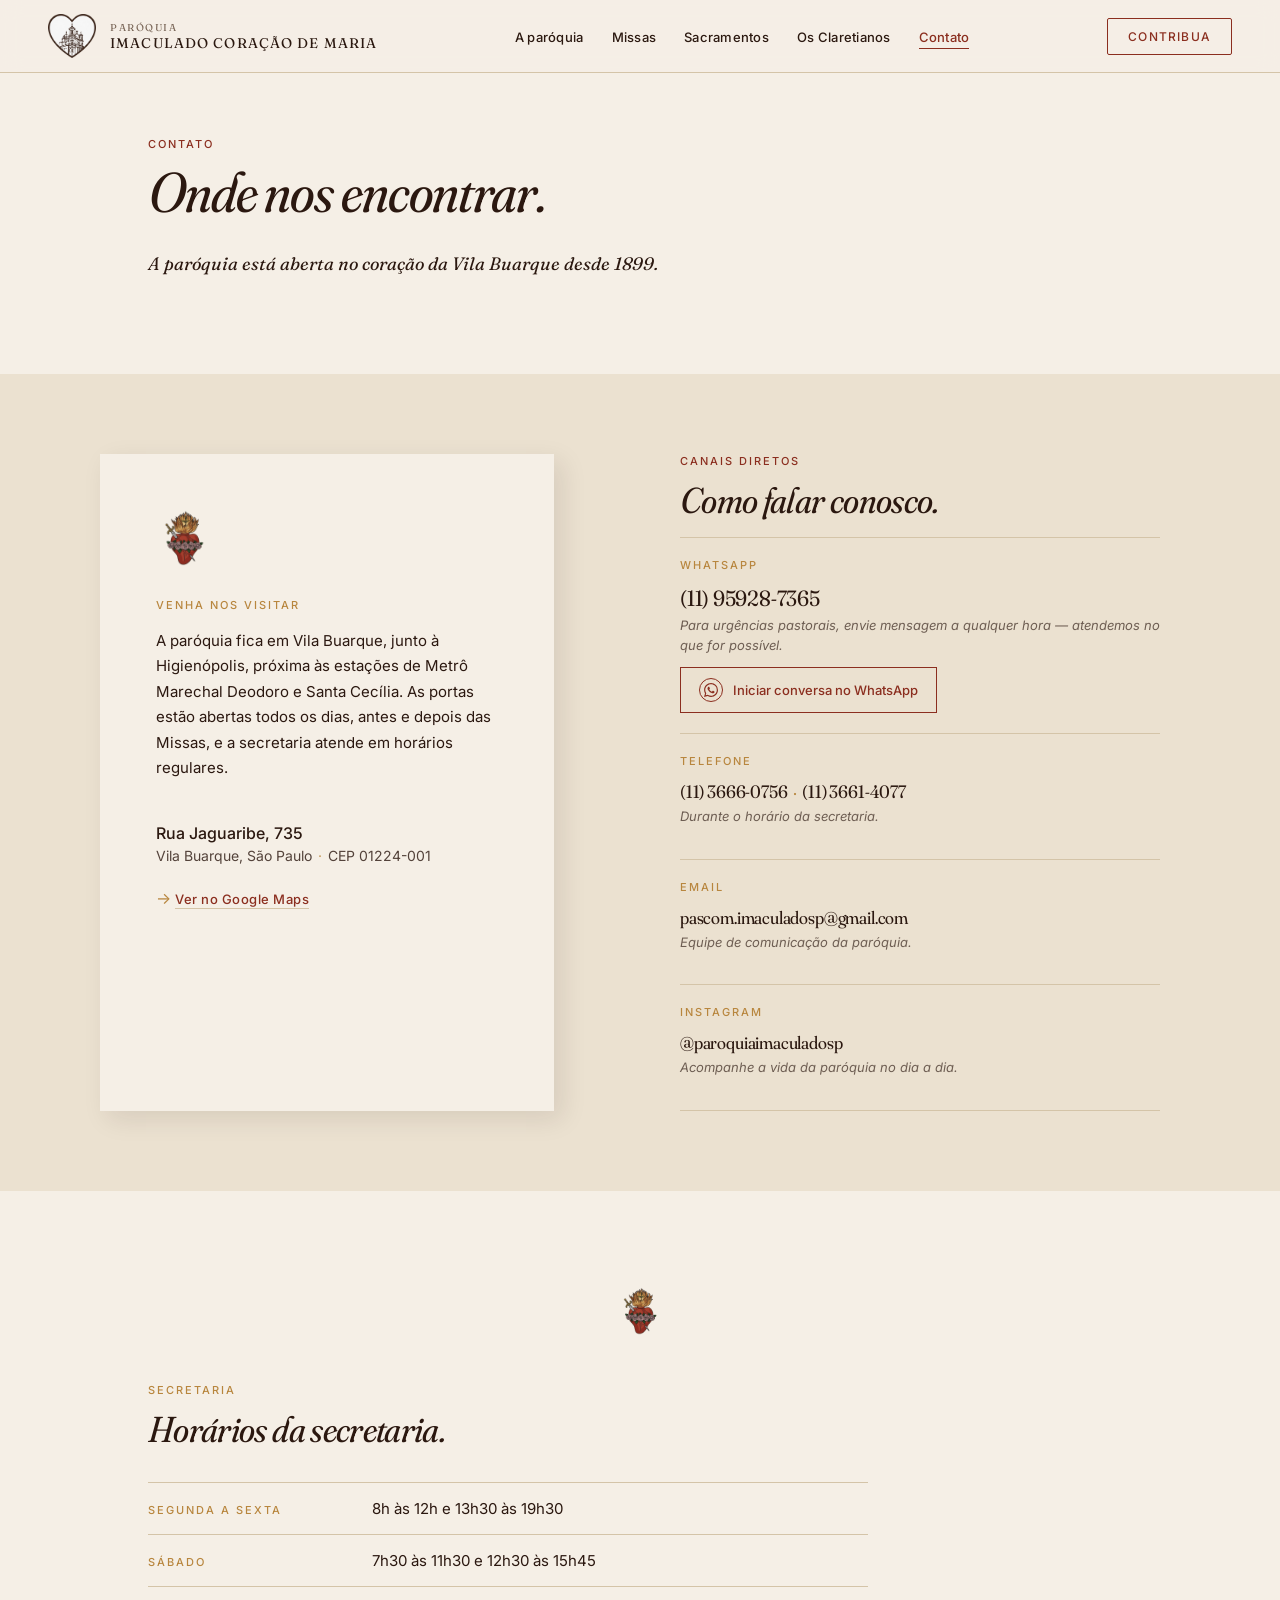
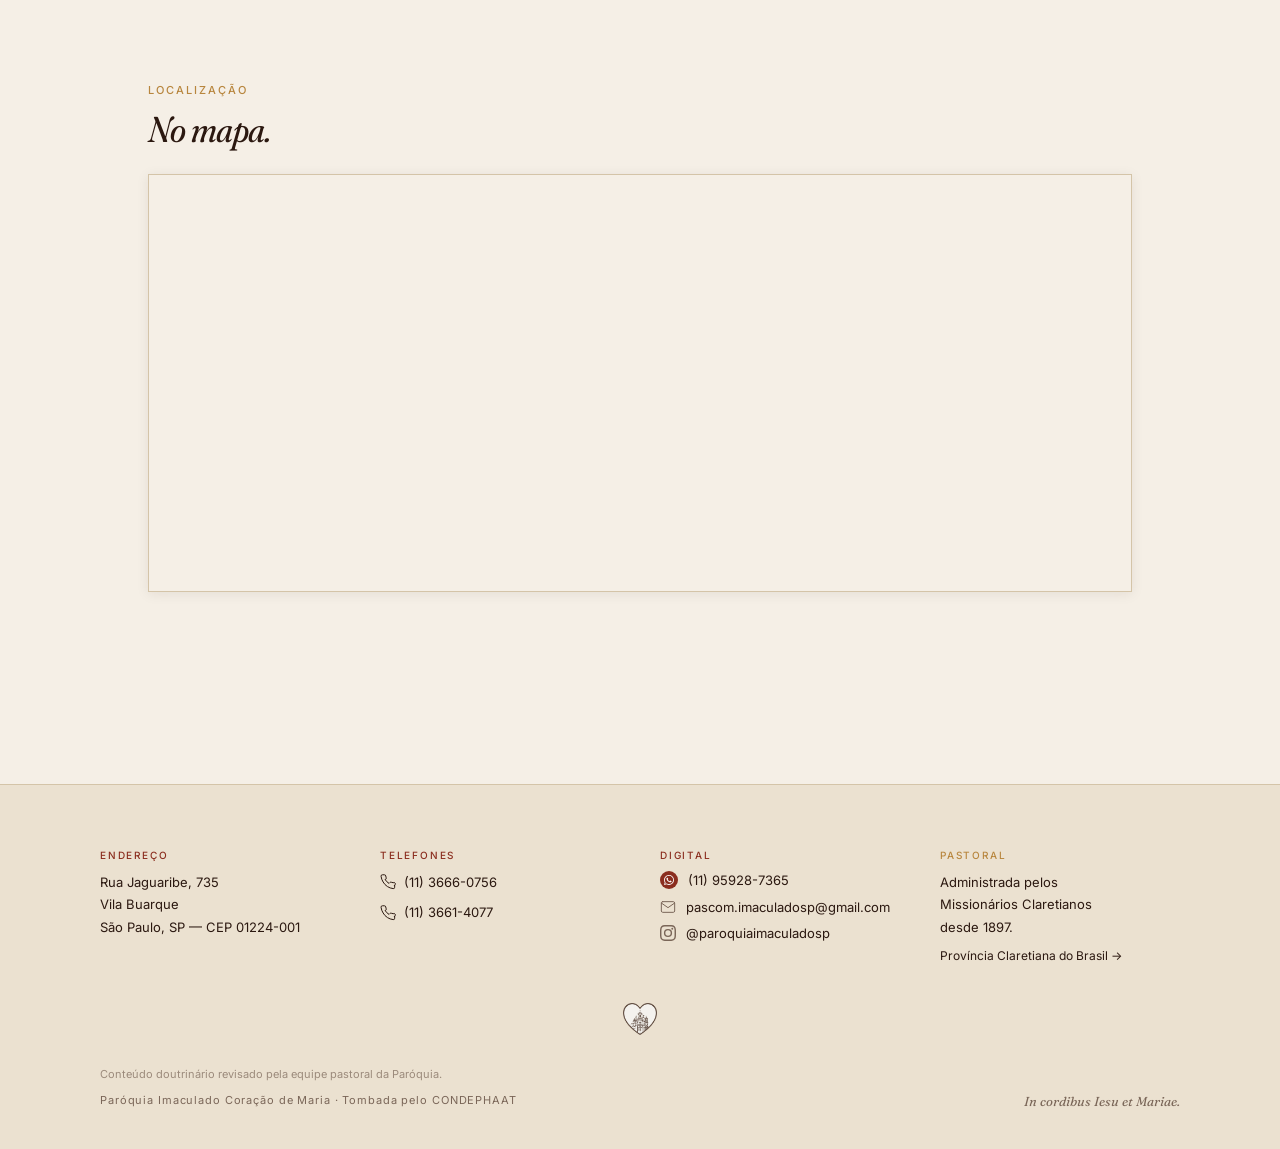
<file: site/contato.html>
<!DOCTYPE html>
<html lang="pt-BR">
<head>
  <meta charset="UTF-8"/>
  <title>Contato — Imaculado Coração de Maria</title>
  <meta name="viewport" content="width=device-width, initial-scale=1.0"/>
  <meta name="description" content="Fale com a Paróquia Imaculado Coração de Maria: WhatsApp, telefone, e-mail, Instagram e endereço."/>
  <link rel="preconnect" href="https://fonts.googleapis.com">
  <link rel="preconnect" href="https://fonts.gstatic.com" crossorigin>
  <link rel="stylesheet" href="https://fonts.googleapis.com/css2?family=Fraunces:ital,opsz,wght@0,9..144,400;0,9..144,500;0,9..144,600;1,9..144,400;1,9..144,500&family=Inter:wght@400;500&display=swap">
  <meta property="og:type" content="website">
  <meta property="og:locale" content="pt_BR">
  <meta property="og:site_name" content="Paróquia Imaculado Coração de Maria">
  <meta property="og:title" content="Contato — Imaculado Coração de Maria">
  <meta property="og:description" content="Fale com a Paróquia Imaculado Coração de Maria: WhatsApp, telefone, e-mail, Instagram e endereço.">
  <meta property="og:image" content="https://felipefaraone.github.io/imaculado-coracao/site/assets/fachada-externa.jpg">
  <meta property="og:url" content="https://felipefaraone.github.io/imaculado-coracao/site/contato.html">
  <meta name="twitter:card" content="summary_large_image">
  <link rel="canonical" href="https://felipefaraone.github.io/imaculado-coracao/site/contato.html">
  <link rel="icon" href="assets/coracao-mariano-color-256.png">
  <link rel="apple-touch-icon" href="assets/coracao-mariano-color-256.png">
  <meta name="theme-color" content="#8B2E1F">
  <!-- ATUALIZAR: trocar URLs absolutas para paroquiaimaculadosp.org.br quando publicar no domínio final -->
  <link rel="stylesheet" href="site.css"/>
  <script src="animations.js" defer></script>
</head>
<body>
<div class="page">

  <!-- ============================================================
       HEADER
       ============================================================ -->
  <header class="site-header">
    <a href="index.html" class="brand-logo" aria-label="Paróquia Imaculado Coração de Maria — página inicial">
      <img src="assets/logo-paroquia.png" alt="" width="44" height="44"/>
      <span class="brand-wordmark">
        <span class="brand-wordmark-sup">Paróquia</span>
        <span class="brand-wordmark-main">Imaculado Coração de Maria</span>
      </span>
    </a>
    <nav aria-label="Navegação principal">
      <ul>
        <li><a href="a-paroquia.html">A paróquia</a></li>
        <li><a href="missas.html">Missas</a></li>
        <li><a href="sacramentos.html">Sacramentos</a></li>
        <li><a href="os-claretianos.html">Os Claretianos</a></li>
        <li><a href="contato.html" class="active">Contato</a></li>
      </ul>
    </nav>
    <a href="contribua.html" class="nav-contribua">Contribua</a>
    <details class="mobile-menu">
      <summary class="mobile-menu-toggle" aria-label="Menu">
        <span class="mobile-menu-icon-open" aria-hidden="true">
          <svg xmlns="http://www.w3.org/2000/svg" width="22" height="22" viewBox="0 0 24 24" fill="none" stroke="currentColor" stroke-width="1.5" stroke-linecap="round" stroke-linejoin="round"><line x1="3" y1="6" x2="21" y2="6"/><line x1="3" y1="12" x2="21" y2="12"/><line x1="3" y1="18" x2="21" y2="18"/></svg>
        </span>
        <span class="mobile-menu-icon-close" aria-hidden="true">
          <svg xmlns="http://www.w3.org/2000/svg" width="22" height="22" viewBox="0 0 24 24" fill="none" stroke="currentColor" stroke-width="1.5" stroke-linecap="round" stroke-linejoin="round"><line x1="18" y1="6" x2="6" y2="18"/><line x1="6" y1="6" x2="18" y2="18"/></svg>
        </span>
      </summary>
      <div class="mobile-menu-nav">
        <ul>
          <li><a href="a-paroquia.html">A paróquia</a></li>
          <li><a href="missas.html">Missas</a></li>
          <li><a href="sacramentos.html">Sacramentos</a></li>
          <li><a href="os-claretianos.html">Os Claretianos</a></li>
          <li><a href="contato.html">Contato</a></li>
        </ul>
        <a href="contribua.html" class="nav-contribua-mobile">Contribua</a>
      </div>
    </details>
  </header>

  <!-- ============================================================
       MAIN
       ============================================================ -->
  <main class="main">
    <article>

      <!-- HERO — tipografia, padrão das demais páginas -->
      <div class="chapter-head fade-in">
        <div class="eyebrow">Contato</div>
        <h1 class="page-title">Onde nos encontrar.</h1>
        <p class="page-lead">A paróquia está aberta no coração da Vila Buarque desde 1899.</p>
      </div>

      <!-- ============================================================
           BLOCO MONUMENTAL — "janela iluminada na parede carmim"
           Cream é uma ilha dentro do carmim full-bleed — não toca as bordas.
           ============================================================ -->
      <section class="contato-bloco-monumental fade-in" aria-label="Endereço e canais de contato">
        <div class="contato-bloco-monumental__carmine">
          <div class="contato-bloco-monumental__inner">

            <!-- COLUNA ESQUERDA — janela cream (ilha iluminada) -->
            <div class="contato-bloco-monumental__cream-wrapper">
              <div class="contato-bloco-monumental__cream">
                <!-- Coração mariano como ornamento de abertura -->
                <div class="ornamento-coracao" role="presentation" aria-hidden="true"
                     style="width:56px;height:56px;margin:0 0 32px 0;"></div>
                <div class="eyebrow eyebrow-gold" style="margin-bottom: 16px;">Venha nos visitar</div>
                <p style="font-family: var(--font-body); font-size: var(--fs-body); line-height: 1.7; color: var(--ink-deep); margin: 0 0 22px; max-width: 38ch;">
                  A paróquia fica em Vila Buarque, junto à Higienópolis, próxima às estações de Metrô Marechal Deodoro e Santa Cecília. As portas estão abertas todos os dias, antes e depois das Missas, e a secretaria atende em horários regulares.
                </p>
                <!-- COMO EDITAR: para atualizar o endereço, edite as duas linhas abaixo -->
                <span class="ch-addr-street">Rua Jaguaribe, 735</span>
                <span class="ch-addr-city">Vila Buarque, São Paulo<span class="ch-midot">·</span>CEP 01224-001</span>
                <p style="margin: 8px 0 0;">
                  <span class="ch-maps-arrow">→</span><a
                    href="https://maps.google.com/?q=Rua+Jaguaribe+735+Vila+Buarque+S%C3%A3o+Paulo"
                    target="_blank" rel="noopener"
                    class="ch-maps-link">Ver no Google Maps</a>
                </p>
              </div>
            </div>

            <!-- COLUNA DIREITA — canais sobre carmim -->
            <div class="contato-bloco-monumental__canais">
              <div class="eyebrow">Canais diretos</div>
              <h2 style="font-style: italic;">Como falar conosco.</h2>

              <!-- Canal 1 — WhatsApp -->
              <!-- REVISÃO PASTORAL: a frase "atendemos no que for possível" é honesta sobre
                   as limitações do atendimento. Confirmar com Pe. Wellington antes de publicar. -->
              <div class="ch-canal">
                <div class="eyebrow eyebrow-gold">WhatsApp</div>
                <span class="ch-canal-value">(11) 95928-7365</span>
                <p class="ch-canal-caption">Para urgências pastorais, envie mensagem a qualquer hora — atendemos no que for possível.</p>
                <a href="https://wa.me/5511959287365?text=Ol%C3%A1%2C%20gostaria%20de%20entrar%20em%20contato%20com%20a%20par%C3%B3quia."
                   class="wa-btn wa-btn--mono" target="_blank" rel="noopener">
                  <span class="wa-circle--mono" style="width:24px;height:24px;display:inline-flex;align-items:center;justify-content:center;border-radius:50%;flex-shrink:0;" aria-hidden="true">
                    <svg viewBox="0 0 24 24" fill="white" style="width:14px;height:14px;"><path d="M17.472 14.382c-.297-.149-1.758-.867-2.03-.967-.273-.099-.471-.148-.67.15-.197.297-.767.966-.94 1.164-.173.199-.347.223-.644.075-.297-.15-1.255-.463-2.39-1.475-.883-.788-1.48-1.761-1.653-2.059-.173-.297-.018-.458.13-.606.134-.133.298-.347.446-.52.149-.174.198-.298.298-.497.099-.198.05-.371-.025-.52-.075-.149-.669-1.612-.916-2.207-.242-.579-.487-.5-.669-.51-.173-.008-.371-.01-.57-.01-.198 0-.52.074-.792.372-.272.297-1.04 1.016-1.04 2.479 0 1.462 1.065 2.875 1.213 3.074.149.198 2.096 3.2 5.077 4.487.709.306 1.262.489 1.694.625.712.227 1.36.195 1.871.118.571-.085 1.758-.719 2.006-1.413.248-.694.248-1.289.173-1.413-.074-.124-.272-.198-.57-.347m-5.421 7.403h-.004a9.87 9.87 0 01-5.031-1.378l-.361-.214-3.741.982.998-3.648-.235-.374a9.86 9.86 0 01-1.51-5.26c.001-5.45 4.436-9.884 9.888-9.884 2.64 0 5.122 1.03 6.988 2.898a9.825 9.825 0 012.893 6.994c-.003 5.45-4.437 9.884-9.885 9.884m8.413-18.297A11.815 11.815 0 0012.05 0C5.495 0 .16 5.335.157 11.892c0 2.096.547 4.142 1.588 5.945L.057 24l6.305-1.654a11.882 11.882 0 005.683 1.448h.005c6.554 0 11.89-5.335 11.893-11.893a11.821 11.821 0 00-3.48-8.413z"/></svg>
                  </span>
                  <span>Iniciar conversa no WhatsApp</span>
                </a>
              </div>

              <!-- Canal 2 — Telefone -->
              <div class="ch-canal">
                <div class="eyebrow eyebrow-gold">Telefone</div>
                <span class="ch-canal-value ch-canal-value--sm">
                  <a href="tel:+551136660756">(11) 3666-0756</a><span class="ch-midot">·</span><a href="tel:+551136614077">(11) 3661-4077</a>
                </span>
                <p class="ch-canal-caption">Durante o horário da secretaria.</p>
              </div>

              <!-- Canal 3 — Email -->
              <div class="ch-canal">
                <div class="eyebrow eyebrow-gold">Email</div>
                <span class="ch-canal-value ch-canal-value--sm">
                  <a href="mailto:pascom.imaculadosp@gmail.com">pascom.imaculadosp@gmail.com</a>
                </span>
                <p class="ch-canal-caption">Equipe de comunicação da paróquia.</p>
              </div>

              <!-- Canal 4 — Instagram (último: hairline acima e abaixo) -->
              <div class="ch-canal">
                <div class="eyebrow eyebrow-gold">Instagram</div>
                <span class="ch-canal-value ch-canal-value--sm">
                  <a href="https://instagram.com/paroquiaimaculadosp" target="_blank" rel="noopener">@paroquiaimaculadosp</a>
                </span>
                <p class="ch-canal-caption">Acompanhe a vida da paróquia no dia a dia.</p>
              </div>

            </div>
          </div>
        </div>
      </section>

      <!-- Ornamento de transição -->
      <div class="ornamento-coracao" role="presentation" aria-hidden="true" style="margin: var(--space-block) auto;"></div>

      <!-- ============================================================
           HORÁRIOS DA SECRETARIA
           ============================================================ -->
      <section class="fade-in" aria-label="Horários da secretaria">
        <div class="eyebrow eyebrow-gold">Secretaria</div>
        <h2 style="font-style: italic;">Horários da secretaria.</h2>
        <!-- COMO EDITAR: para alterar os horários, edite os textos abaixo -->
        <div class="visit-hours" style="max-width: 720px;">
          <div class="visit-hours-row">
            <span class="visit-hours-label">Segunda a sexta</span>
            <span class="visit-hours-value">8h às 12h e 13h30 às 19h30</span>
          </div>
          <div class="visit-hours-row">
            <span class="visit-hours-label">Sábado</span>
            <span class="visit-hours-value">7h30 às 11h30 e 12h30 às 15h45</span>
          </div>
        </div>
      </section>

      <!-- ============================================================
           MAPA — largura total
           ============================================================ -->
      <section class="fade-in" aria-label="Localização no mapa" style="margin-top: var(--space-section);">
        <div class="eyebrow eyebrow-gold">Localização</div>
        <h2 style="font-style: italic;">No mapa.</h2>
        <!-- COMO EDITAR: para atualizar o mapa, abra
             https://www.google.com/maps, encontre a paróquia,
             clique em "Compartilhar > Incorporar mapa" e substitua
             a URL no atributo src do iframe abaixo.
             O parâmetro &output=embed é obrigatório para o modo embed. -->
        <div class="ch-map-frame">
          <iframe
            src="https://www.google.com/maps?q=Rua+Jaguaribe,+735,+Vila+Buarque,+S%C3%A3o+Paulo&output=embed"
            width="100%"
            height="400"
            style="border:0; display:block;"
            allowfullscreen
            loading="lazy"
            referrerpolicy="no-referrer-when-downgrade"
            title="Localização da Paróquia Imaculado Coração de Maria">
          </iframe>
        </div>
      </section>

    </article>
  </main>

  <!-- ============================================================
       FOOTER
       ============================================================ -->
  <footer class="site-footer">
    <div class="foot-grid">

      <div>
        <div class="eyebrow">Endereço</div>
        <address class="foot-address">
          Rua Jaguaribe, 735<br/>
          Vila Buarque<br/>
          São Paulo, SP — CEP 01224-001
        </address>
      </div>

      <div>
        <div class="eyebrow">Telefones</div>
        <p>
          <a href="tel:+551136660756" class="foot-link foot-link--row">
            <svg width="16" height="16" viewBox="0 0 24 24" fill="none" stroke="currentColor" stroke-width="1.5" stroke-linecap="round" stroke-linejoin="round" aria-hidden="true" style="flex-shrink:0;vertical-align:middle;">
              <path d="M22 16.92v3a2 2 0 01-2.18 2 19.79 19.79 0 01-8.63-3.07A19.5 19.5 0 014.69 12 19.79 19.79 0 011.61 3.38 2 2 0 013.6 1.18h3a2 2 0 012 1.72c.127.96.361 1.903.7 2.81a2 2 0 01-.45 2.11L7.58 8.08a16 16 0 006 6l1.27-1.27a2 2 0 012.11-.45c.907.339 1.85.573 2.81.7A2 2 0 0122 16.92z"/>
            </svg>
            (11) 3666-0756
          </a>
          <a href="tel:+551136614077" class="foot-link foot-link--row">
            <svg width="16" height="16" viewBox="0 0 24 24" fill="none" stroke="currentColor" stroke-width="1.5" stroke-linecap="round" stroke-linejoin="round" aria-hidden="true" style="flex-shrink:0;vertical-align:middle;">
              <path d="M22 16.92v3a2 2 0 01-2.18 2 19.79 19.79 0 01-8.63-3.07A19.5 19.5 0 014.69 12 19.79 19.79 0 011.61 3.38 2 2 0 013.6 1.18h3a2 2 0 012 1.72c.127.96.361 1.903.7 2.81a2 2 0 01-.45 2.11L7.58 8.08a16 16 0 006 6l1.27-1.27a2 2 0 012.11-.45c.907.339 1.85.573 2.81.7A2 2 0 0122 16.92z"/>
            </svg>
            (11) 3661-4077
          </a>
        </p>
      </div>

      <div>
        <div class="eyebrow">Digital</div>
        <ul class="foot-list">
          <li class="foot-item">
            <span class="wa-circle" style="width:18px;height:18px;" aria-hidden="true">
              <svg viewBox="0 0 24 24" fill="white" style="width:10px;height:10px;"><path d="M17.472 14.382c-.297-.149-1.758-.867-2.03-.967-.273-.099-.471-.148-.67.15-.197.297-.767.966-.94 1.164-.173.199-.347.223-.644.075-.297-.15-1.255-.463-2.39-1.475-.883-.788-1.48-1.761-1.653-2.059-.173-.297-.018-.458.13-.606.134-.133.298-.347.446-.52.149-.174.198-.298.298-.497.099-.198.05-.371-.025-.52-.075-.149-.669-1.612-.916-2.207-.242-.579-.487-.5-.669-.51-.173-.008-.371-.01-.57-.01-.198 0-.52.074-.792.372-.272.297-1.04 1.016-1.04 2.479 0 1.462 1.065 2.875 1.213 3.074.149.198 2.096 3.2 5.077 4.487.709.306 1.262.489 1.694.625.712.227 1.36.195 1.871.118.571-.085 1.758-.719 2.006-1.413.248-.694.248-1.289.173-1.413-.074-.124-.272-.198-.57-.347m-5.421 7.403h-.004a9.87 9.87 0 01-5.031-1.378l-.361-.214-3.741.982.998-3.648-.235-.374a9.86 9.86 0 01-1.51-5.26c.001-5.45 4.436-9.884 9.888-9.884 2.64 0 5.122 1.03 6.988 2.898a9.825 9.825 0 012.893 6.994c-.003 5.45-4.437 9.884-9.885 9.884m8.413-18.297A11.815 11.815 0 0012.05 0C5.495 0 .16 5.335.157 11.892c0 2.096.547 4.142 1.588 5.945L.057 24l6.305-1.654a11.882 11.882 0 005.683 1.448h.005c6.554 0 11.89-5.335 11.893-11.893a11.821 11.821 0 00-3.48-8.413z"/></svg>
            </span>
            <a href="https://wa.me/5511959287365" target="_blank" rel="noopener">(11) 95928-7365</a>
          </li>
          <li class="foot-item">
            <svg class="foot-icon" viewBox="0 0 24 24" fill="none" stroke="currentColor" stroke-width="1.5" stroke-linecap="round" stroke-linejoin="round" aria-hidden="true"><path d="M4 4h16c1.1 0 2 .9 2 2v12c0 1.1-.9 2-2 2H4c-1.1 0-2-.9-2-2V6c0-1.1.9-2 2-2zm18 2l-10 7L2 6"/></svg>
            <a href="mailto:pascom.imaculadosp@gmail.com">pascom.imaculadosp@gmail.com</a>
          </li>
          <li class="foot-item">
            <svg class="foot-icon" viewBox="0 0 24 24" fill="currentColor" aria-hidden="true"><path d="M12 2.163c3.204 0 3.584.012 4.85.07 3.252.148 4.771 1.691 4.919 4.919.058 1.265.069 1.645.069 4.849 0 3.205-.012 3.584-.069 4.849-.149 3.225-1.664 4.771-4.919 4.919-1.266.058-1.644.07-4.85.07-3.204 0-3.584-.012-4.849-.07-3.26-.149-4.771-1.699-4.919-4.92-.058-1.265-.07-1.644-.07-4.849 0-3.204.013-3.583.07-4.849.149-3.227 1.664-4.771 4.919-4.919 1.266-.057 1.645-.069 4.849-.069zm0-2.163c-3.259 0-3.667.014-4.947.072-4.358.2-6.78 2.618-6.98 6.98-.059 1.281-.073 1.689-.073 4.948 0 3.259.014 3.668.072 4.948.2 4.358 2.618 6.78 6.98 6.98 1.281.058 1.689.072 4.948.072 3.259 0 3.668-.014 4.948-.072 4.354-.2 6.782-2.618 6.979-6.98.059-1.28.073-1.689.073-4.948 0-3.259-.014-3.667-.072-4.947-.196-4.354-2.617-6.78-6.979-6.98-1.281-.059-1.69-.073-4.949-.073zm0 5.838a6.162 6.162 0 100 12.324 6.162 6.162 0 000-12.324zM12 16a4 4 0 110-8 4 4 0 010 8zm6.406-11.845a1.44 1.44 0 100 2.881 1.44 1.44 0 000-2.881z"/></svg>
            <a href="https://instagram.com/paroquiaimaculadosp" target="_blank" rel="noopener">@paroquiaimaculadosp</a>
          </li>
        </ul>
      </div>

      <div>
        <div class="eyebrow eyebrow-gold">Pastoral</div>
        <p class="foot-pastoral">
          Administrada pelos<br/>
          Missionários Claretianos<br/>
          desde 1897.
        </p>
        <a href="https://www.claretianos.com.br" class="foot-link" target="_blank" rel="noopener" style="display:block;margin-top:10px;font-size:12px;">
          Província Claretiana do Brasil →
        </a>
      </div>

    </div>

    <div class="foot-divider"><img src="assets/logo-paroquia.png" alt="" class="foot-mark"/></div>
    <div class="foot-note">Conteúdo doutrinário revisado pela equipe pastoral da Paróquia.</div>
    <div class="foot-mini">
      <span>Paróquia Imaculado Coração de Maria · Tombada pelo CONDEPHAAT</span>
      <span class="latin">In cordibus Iesu et Mariae.</span>
    </div>
  </footer>

</div><!-- /page -->
</body>
</html>
</file>
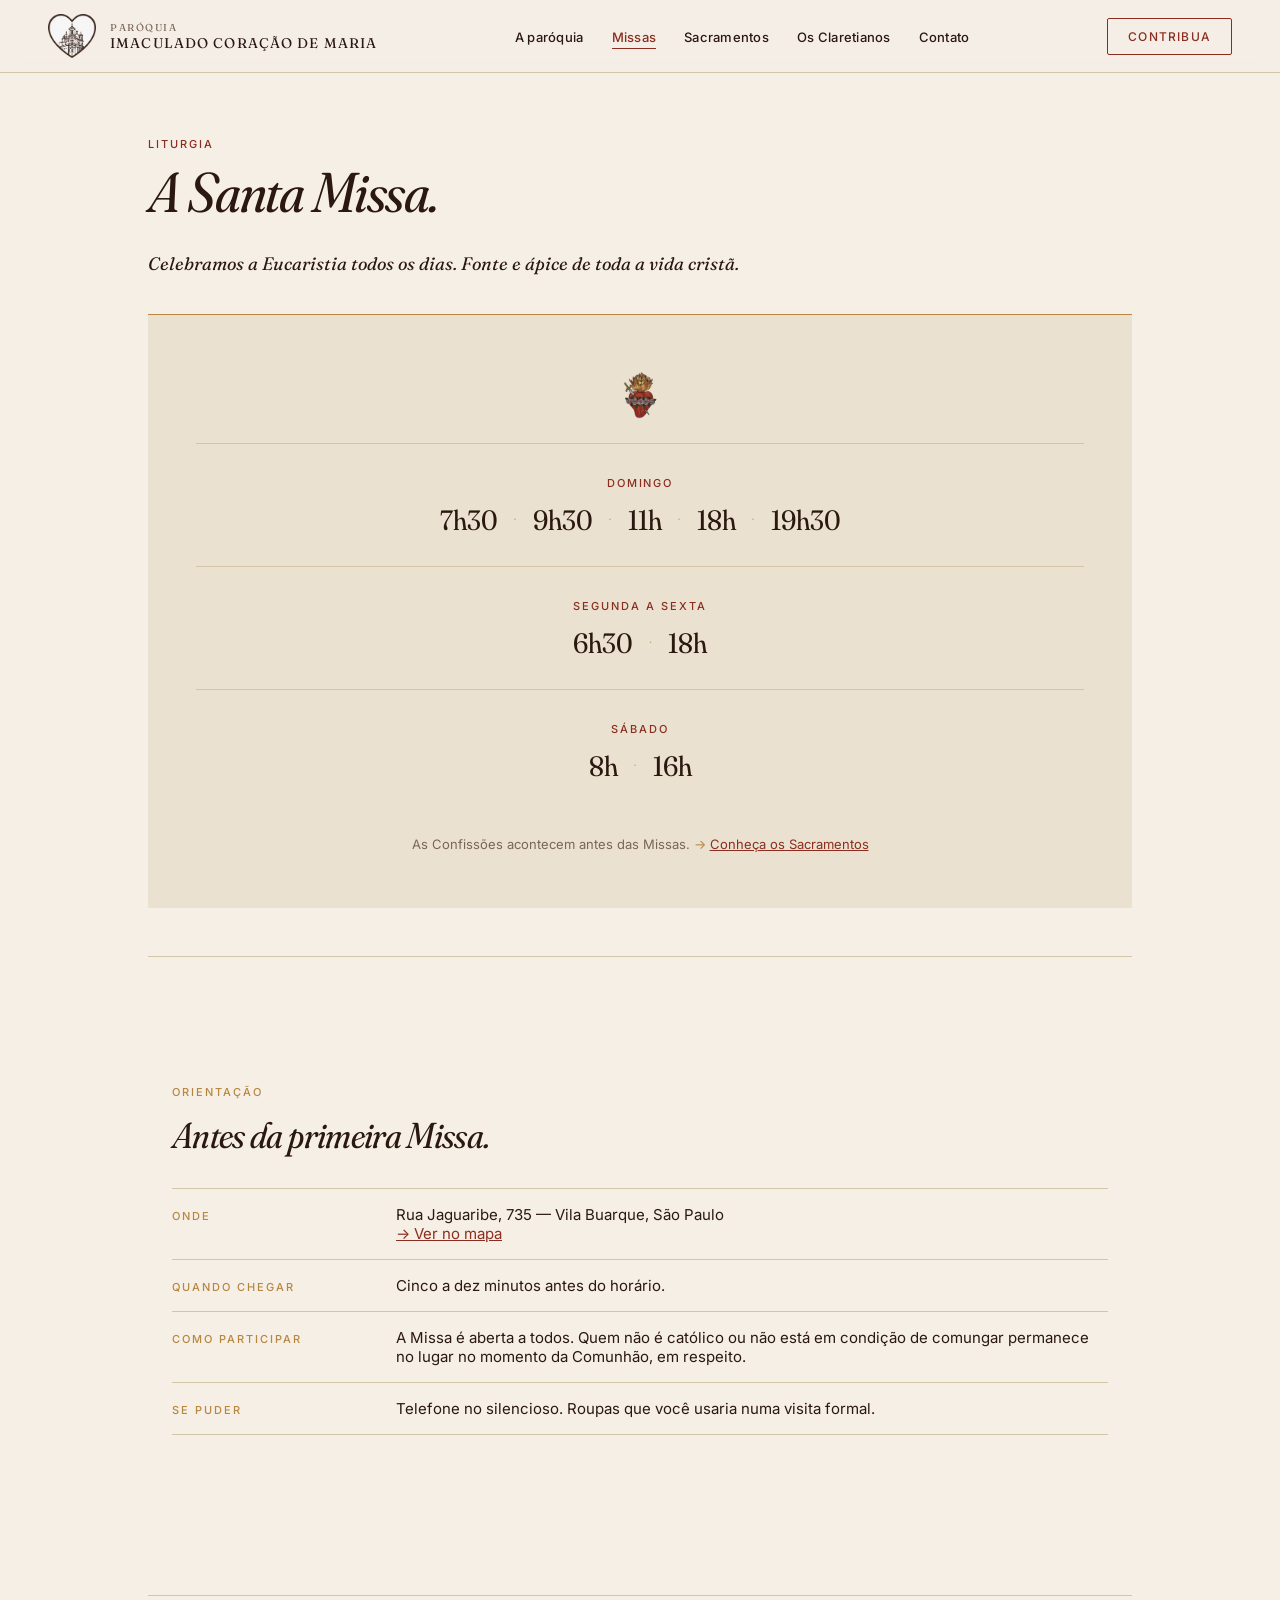
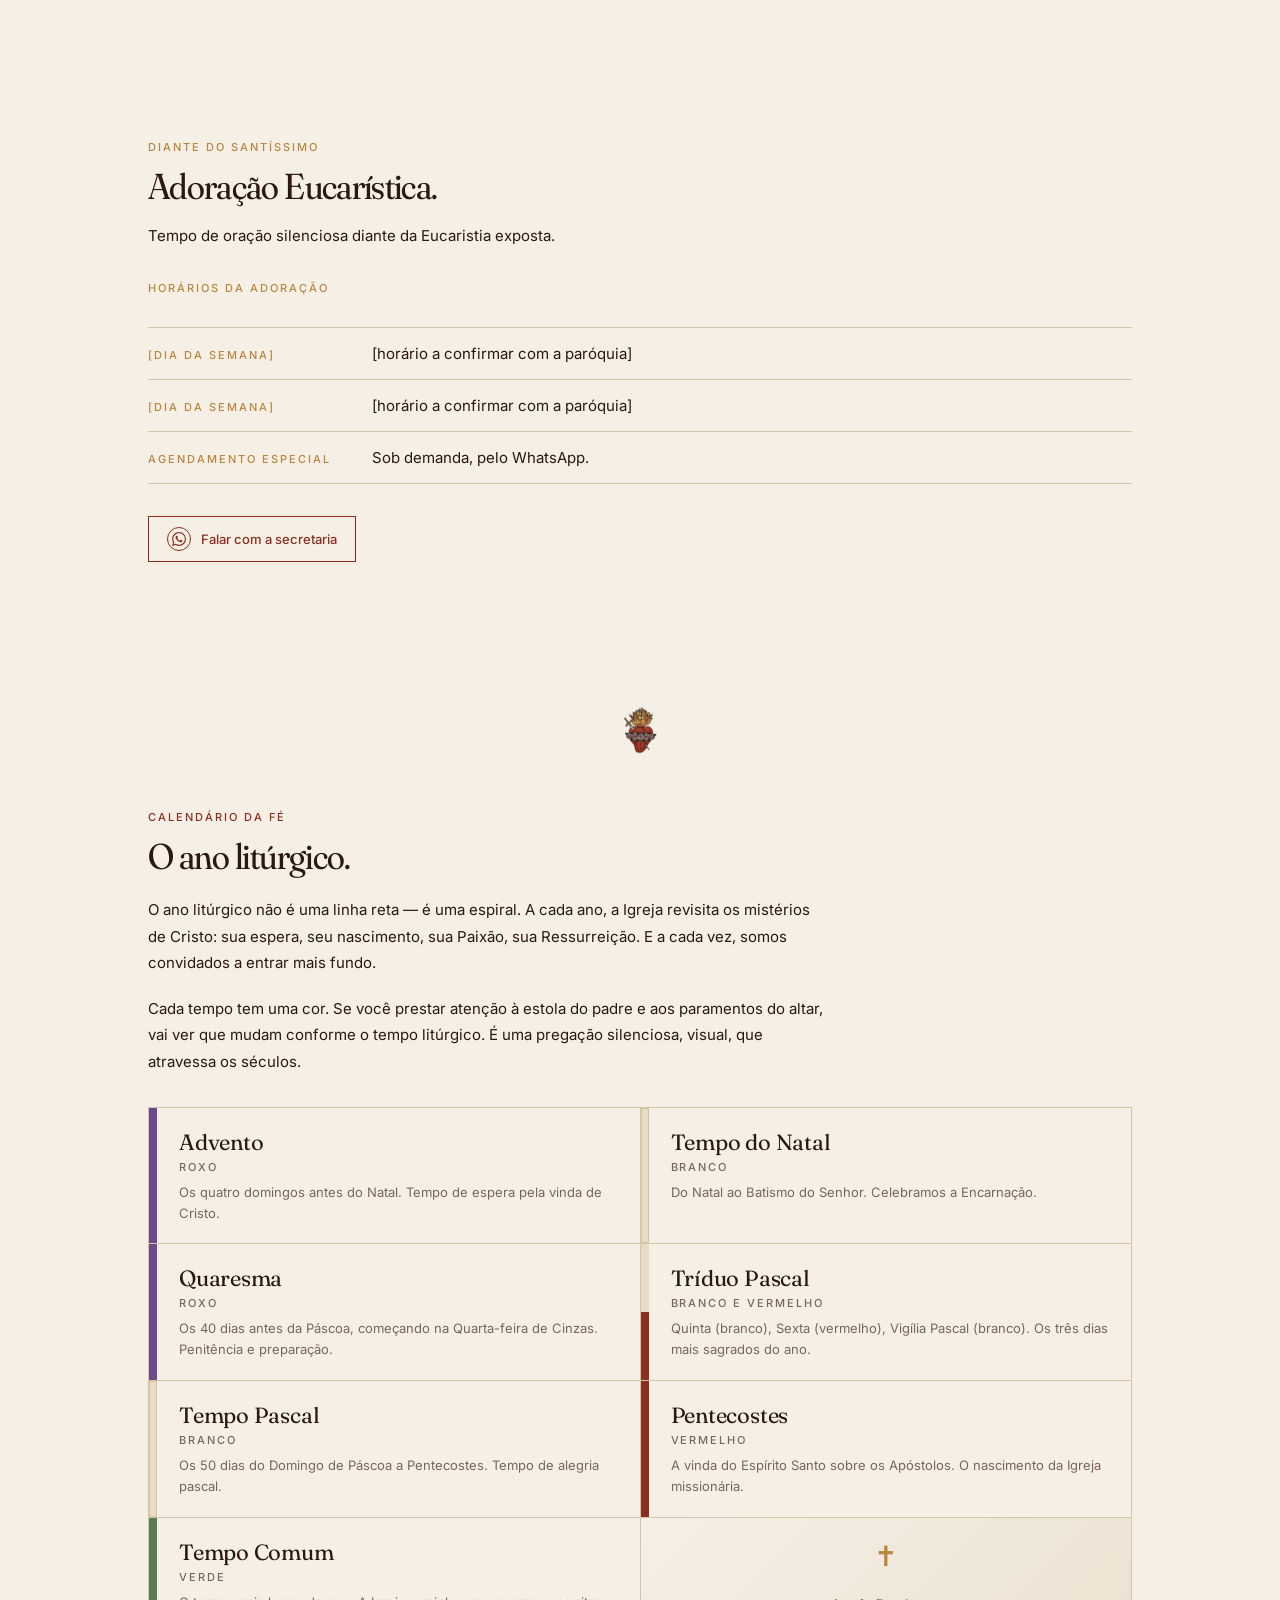
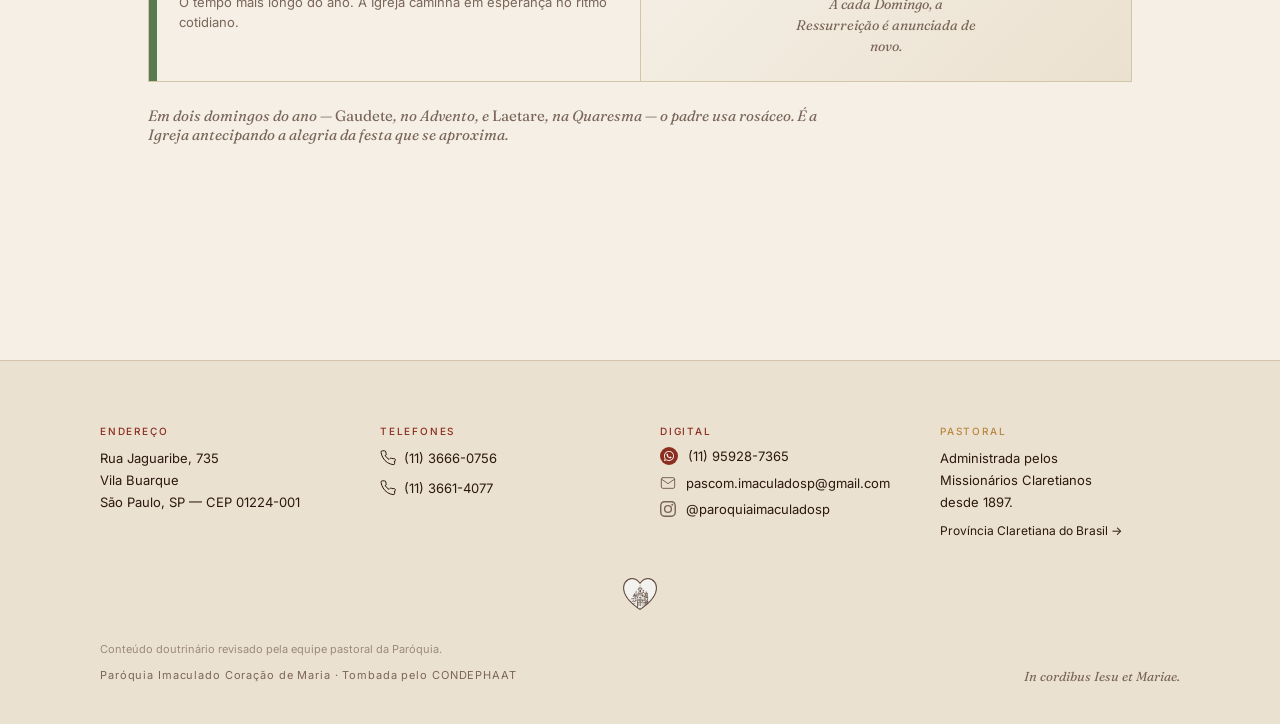
<file: site/missas.html>
<!DOCTYPE html>
<html lang="pt-BR">
<head>
  <meta charset="UTF-8"/>
  <title>Missas — Imaculado Coração de Maria</title>
  <meta name="viewport" content="width=device-width, initial-scale=1.0"/>
  <meta name="description" content="Horários de Missa, Adoração Eucarística e o Ano Litúrgico na Paróquia Imaculado Coração de Maria, Vila Buarque, São Paulo."/>
  <link rel="preconnect" href="https://fonts.googleapis.com">
  <link rel="preconnect" href="https://fonts.gstatic.com" crossorigin>
  <link rel="stylesheet" href="https://fonts.googleapis.com/css2?family=Fraunces:ital,opsz,wght@0,9..144,400;0,9..144,500;0,9..144,600;1,9..144,400;1,9..144,500&family=Inter:wght@400;500&display=swap">
  <meta property="og:type" content="website">
  <meta property="og:locale" content="pt_BR">
  <meta property="og:site_name" content="Paróquia Imaculado Coração de Maria">
  <meta property="og:title" content="Missas — Imaculado Coração de Maria">
  <meta property="og:description" content="Horários de Missa, Adoração Eucarística e o Ano Litúrgico na Paróquia Imaculado Coração de Maria, Vila Buarque, São Paulo.">
  <meta property="og:image" content="https://felipefaraone.github.io/imaculado-coracao/site/assets/fachada-externa.jpg">
  <meta property="og:url" content="https://felipefaraone.github.io/imaculado-coracao/site/missas.html">
  <meta name="twitter:card" content="summary_large_image">
  <link rel="canonical" href="https://felipefaraone.github.io/imaculado-coracao/site/missas.html">
  <link rel="icon" href="assets/coracao-mariano-color-256.png">
  <link rel="apple-touch-icon" href="assets/coracao-mariano-color-256.png">
  <meta name="theme-color" content="#8B2E1F">
  <!-- ATUALIZAR: trocar URLs absolutas para paroquiaimaculadosp.org.br quando publicar no domínio final -->
  <link rel="stylesheet" href="site.css"/>
  <script src="animations.js" defer></script>
</head>
<body>
<div class="page">

  <!-- ============================================================
       HEADER
       ============================================================ -->
  <header class="site-header">
    <a href="index.html" class="brand-logo" aria-label="Paróquia Imaculado Coração de Maria — página inicial">
      <img src="assets/logo-paroquia.png" alt="" width="44" height="44"/>
      <span class="brand-wordmark">
        <span class="brand-wordmark-sup">Paróquia</span>
        <span class="brand-wordmark-main">Imaculado Coração de Maria</span>
      </span>
    </a>
    <nav aria-label="Navegação principal">
      <ul>
        <li><a href="a-paroquia.html">A paróquia</a></li>
        <li><a href="missas.html" class="active">Missas</a></li>
        <li><a href="sacramentos.html">Sacramentos</a></li>
        <li><a href="os-claretianos.html">Os Claretianos</a></li>
        <li><a href="contato.html">Contato</a></li>
      </ul>
    </nav>
    <a href="contribua.html" class="nav-contribua">Contribua</a>
    <details class="mobile-menu">
      <summary class="mobile-menu-toggle" aria-label="Menu">
        <span class="mobile-menu-icon-open" aria-hidden="true">
          <svg xmlns="http://www.w3.org/2000/svg" width="22" height="22" viewBox="0 0 24 24" fill="none" stroke="currentColor" stroke-width="1.5" stroke-linecap="round" stroke-linejoin="round"><line x1="3" y1="6" x2="21" y2="6"/><line x1="3" y1="12" x2="21" y2="12"/><line x1="3" y1="18" x2="21" y2="18"/></svg>
        </span>
        <span class="mobile-menu-icon-close" aria-hidden="true">
          <svg xmlns="http://www.w3.org/2000/svg" width="22" height="22" viewBox="0 0 24 24" fill="none" stroke="currentColor" stroke-width="1.5" stroke-linecap="round" stroke-linejoin="round"><line x1="18" y1="6" x2="6" y2="18"/><line x1="6" y1="6" x2="18" y2="18"/></svg>
        </span>
      </summary>
      <div class="mobile-menu-nav">
        <ul>
          <li><a href="a-paroquia.html">A paróquia</a></li>
          <li><a href="missas.html">Missas</a></li>
          <li><a href="sacramentos.html">Sacramentos</a></li>
          <li><a href="os-claretianos.html">Os Claretianos</a></li>
          <li><a href="contato.html">Contato</a></li>
        </ul>
        <a href="contribua.html" class="nav-contribua-mobile">Contribua</a>
      </div>
    </details>
  </header>

  <!-- ============================================================
       MAIN
       ============================================================ -->
  <main class="main">

    <!-- Cabeçalho -->
    <div>
      <div class="eyebrow">Liturgia</div>
      <h1 class="page-title">A Santa Missa.</h1>
      <!-- Citação ancorada em CIC 1324 / Lumen Gentium 11.
           Não alterar sem revisão pastoral. -->
      <p class="page-lead">Celebramos a Eucaristia todos os dias. Fonte e ápice de toda a vida cristã.</p>
    </div>

    <!-- Horários -->
    <section class="missa-horario-block fade-in" aria-label="Horários de Missa">
      <div class="ornamento-coracao" role="presentation" aria-hidden="true" style="margin-bottom: 24px;"></div>

      <div class="missa-group">
        <span class="missa-group-label">Domingo</span>
        <div class="missa-times-row">
          <span class="missa-time">7h30</span>
          <span class="missa-orn" aria-hidden="true">·</span>
          <span class="missa-time">9h30</span>
          <span class="missa-orn" aria-hidden="true">·</span>
          <span class="missa-time">11h</span>
          <span class="missa-orn" aria-hidden="true">·</span>
          <span class="missa-time">18h</span>
          <span class="missa-orn" aria-hidden="true">·</span>
          <span class="missa-time">19h30</span>
        </div>
      </div>

      <div class="missa-group">
        <span class="missa-group-label">Segunda a Sexta</span>
        <div class="missa-times-row">
          <span class="missa-time">6h30</span>
          <span class="missa-orn" aria-hidden="true">·</span>
          <span class="missa-time">18h</span>
        </div>
      </div>

      <div class="missa-group">
        <span class="missa-group-label">Sábado</span>
        <div class="missa-times-row">
          <span class="missa-time">8h</span>
          <span class="missa-orn" aria-hidden="true">·</span>
          <span class="missa-time">16h</span>
        </div>
      </div>

      <p class="missa-horario-note">
        As Confissões acontecem antes das Missas. <span style="color:var(--ink-gold);">→</span> <a href="sacramentos.html" style="color:var(--ink-carmine);">Conheça os Sacramentos</a>
      </p>
    </section>

    <hr class="div-plain"/>

    <!-- Antes da primeira Missa -->
    <!-- REVISÃO PASTORAL: linha "COMO PARTICIPAR" parafraseia CIC 1415
         e o costume eclesial sobre Comunhão. Confirmar formulação com
         Pe. Wellington antes de publicar. -->
    <!-- COMO EDITAR: para alterar o endereço, mude o texto e o link
         "Ver no mapa". Para alterar tempo de chegada ou orientações,
         edite as linhas correspondentes. -->
    <section class="visit-block fade-in" aria-label="Antes da primeira Missa">
      <div class="visit-block-inner" style="max-width: none; margin: 0; text-align: left;">
        <div class="eyebrow eyebrow-gold">Orientação</div>
        <h2 style="font-style: italic; margin-bottom: 24px;">Antes da primeira Missa.</h2>
        <div class="visit-hours">
          <div class="visit-hours-row">
            <span class="visit-hours-label">Onde</span>
            <span class="visit-hours-value">
              Rua Jaguaribe, 735 — Vila Buarque, São Paulo<br/>
              <a href="https://maps.google.com/?q=Rua+Jaguaribe+735+Vila+Buarque+São+Paulo"
                 target="_blank" rel="noopener" style="color:var(--ink-carmine);">→ Ver no mapa</a>
            </span>
          </div>
          <div class="visit-hours-row">
            <span class="visit-hours-label">Quando chegar</span>
            <span class="visit-hours-value">Cinco a dez minutos antes do horário.</span>
          </div>
          <div class="visit-hours-row">
            <span class="visit-hours-label">Como participar</span>
            <span class="visit-hours-value">A Missa é aberta a todos. Quem não é católico ou não está em condição de comungar permanece no lugar no momento da Comunhão, em respeito.</span>
          </div>
          <div class="visit-hours-row">
            <span class="visit-hours-label">Se puder</span>
            <span class="visit-hours-value">Telefone no silencioso. Roupas que você usaria numa visita formal.</span>
          </div>
        </div>
      </div>
    </section>

    <hr class="div-plain"/>

    <!-- Adoração Eucarística -->
    <!-- ADORAÇÃO: quando a paróquia confirmar horário fixo da Adoração,
         substituir o bloco evergreen abaixo por uma definition list igual
         à de 'Visite a Igreja' em a-paroquia.html. Manter o botão WhatsApp
         como complemento. -->
    <section class="adoracao-section fade-in" aria-label="Adoração Eucarística">
      <div class="eyebrow eyebrow-gold">Diante do Santíssimo</div>
      <h2>Adoração Eucarística.</h2>
      <p class="adoracao-lead">
        Tempo de oração silenciosa diante da Eucaristia exposta.
      </p>
      <!-- HORÁRIOS DE ADORAÇÃO: a confirmar com Pe. Wellington antes
           de publicar. COMO EDITAR: substitua [DIA DA SEMANA] pelos
           dias reais (ex: TERÇA, QUINTA) e [horário a confirmar com a
           paróquia] pelos horários (ex: 18h às 19h). Adicione ou remova
           linhas conforme necessário. -->
      <div class="eyebrow eyebrow-gold" style="margin: 32px 0 0;">Horários da Adoração</div>
      <div class="visit-hours">
        <div class="visit-hours-row">
          <span class="visit-hours-label">[Dia da semana]</span>
          <!-- ⚠ PLACEHOLDER — Confirmar com a secretaria antes de publicar. -->
          <span class="visit-hours-value">[horário a confirmar com a paróquia]</span>
        </div>
        <div class="visit-hours-row">
          <span class="visit-hours-label">[Dia da semana]</span>
          <!-- ⚠ PLACEHOLDER — Confirmar com a secretaria antes de publicar. -->
          <span class="visit-hours-value">[horário a confirmar com a paróquia]</span>
        </div>
        <div class="visit-hours-row">
          <span class="visit-hours-label">Agendamento especial</span>
          <span class="visit-hours-value">Sob demanda, pelo WhatsApp.</span>
        </div>
      </div>
      <a href="https://wa.me/5511959287365?text=Ol%C3%A1%2C%20gostaria%20de%20saber%20o%20hor%C3%A1rio%20da%20Adora%C3%A7%C3%A3o%20Eucar%C3%ADstica."
         class="wa-btn wa-btn--mono" target="_blank" rel="noopener">
        <span class="wa-circle wa-circle--mono" style="width:24px;height:24px;" aria-hidden="true">
          <svg viewBox="0 0 24 24" fill="currentColor" style="width:14px;height:14px; color:var(--ink-carmine);"><path d="M17.472 14.382c-.297-.149-1.758-.867-2.03-.967-.273-.099-.471-.148-.67.15-.197.297-.767.966-.94 1.164-.173.199-.347.223-.644.075-.297-.15-1.255-.463-2.39-1.475-.883-.788-1.48-1.761-1.653-2.059-.173-.297-.018-.458.13-.606.134-.133.298-.347.446-.52.149-.174.198-.298.298-.497.099-.198.05-.371-.025-.52-.075-.149-.669-1.612-.916-2.207-.242-.579-.487-.5-.669-.51-.173-.008-.371-.01-.57-.01-.198 0-.52.074-.792.372-.272.297-1.04 1.016-1.04 2.479 0 1.462 1.065 2.875 1.213 3.074.149.198 2.096 3.2 5.077 4.487.709.306 1.262.489 1.694.625.712.227 1.36.195 1.871.118.571-.085 1.758-.719 2.006-1.413.248-.694.248-1.289.173-1.413-.074-.124-.272-.198-.57-.347m-5.421 7.403h-.004a9.87 9.87 0 01-5.031-1.378l-.361-.214-3.741.982.998-3.648-.235-.374a9.86 9.86 0 01-1.51-5.26c.001-5.45 4.436-9.884 9.888-9.884 2.64 0 5.122 1.03 6.988 2.898a9.825 9.825 0 012.893 6.994c-.003 5.45-4.437 9.884-9.885 9.884m8.413-18.297A11.815 11.815 0 0012.05 0C5.495 0 .16 5.335.157 11.892c0 2.096.547 4.142 1.588 5.945L.057 24l6.305-1.654a11.882 11.882 0 005.683 1.448h.005c6.554 0 11.89-5.335 11.893-11.893a11.821 11.821 0 00-3.48-8.413z"/></svg>
        </span>
        <span>Falar com a secretaria</span>
      </a>
    </section>

    <div class="ornamento-coracao" role="presentation" aria-hidden="true" style="margin: var(--space-block) auto;"></div>

    <!-- Ano Litúrgico -->
    <!-- REVISÃO PASTORAL: parágrafo de abertura do ano litúrgico —
         reformulado para evitar leitura cíclica/pagã da vida cristã. -->
    <section class="lit-section fade-in" aria-label="O ano litúrgico">
      <div class="eyebrow">Calendário da fé</div>
      <h2 class="lit-title">O ano litúrgico.</h2>
      <p class="lit-intro" style="max-width: 680px; margin: 0 0 20px;">O ano litúrgico não é uma linha reta — é uma espiral. A cada ano, a Igreja revisita os mistérios de Cristo: sua espera, seu nascimento, sua Paixão, sua Ressurreição. E a cada vez, somos convidados a entrar mais fundo.</p>
      <p class="lit-intro" style="max-width: 680px; margin: 0 0 20px;">Cada tempo tem uma cor. Se você prestar atenção à estola do padre e aos paramentos do altar, vai ver que mudam conforme o tempo litúrgico. É uma pregação silenciosa, visual, que atravessa os séculos.</p>

      <div class="lit-grid">

        <div class="lit-card">
          <div class="lit-card-bar" style="background:#6B4B8A;" aria-hidden="true"></div>
          <div class="lit-card-body">
            <div class="lit-card-tempo">Advento</div>
            <div class="lit-card-cor eyebrow eyebrow-mute" style="margin:4px 0 8px;">roxo</div>
            <p class="lit-card-desc">Os quatro domingos antes do Natal. Tempo de espera pela vinda de Cristo.</p>
          </div>
        </div>

        <div class="lit-card">
          <div class="lit-card-bar" style="background:#E8DCC4; border: 1px solid var(--ink-rule);" aria-hidden="true"></div>
          <div class="lit-card-body">
            <div class="lit-card-tempo">Tempo do Natal</div>
            <div class="lit-card-cor eyebrow eyebrow-mute" style="margin:4px 0 8px;">branco</div>
            <p class="lit-card-desc">Do Natal ao Batismo do Senhor. Celebramos a Encarnação.</p>
          </div>
        </div>

        <div class="lit-card">
          <div class="lit-card-bar" style="background:#6B4B8A;" aria-hidden="true"></div>
          <div class="lit-card-body">
            <div class="lit-card-tempo">Quaresma</div>
            <div class="lit-card-cor eyebrow eyebrow-mute" style="margin:4px 0 8px;">roxo</div>
            <p class="lit-card-desc">Os 40 dias antes da Páscoa, começando na Quarta-feira de Cinzas. Penitência e preparação.</p>
          </div>
        </div>

        <div class="lit-card">
          <div class="lit-card-bar" style="background:linear-gradient(to bottom, #E8DCC4 50%, #8B2E1F 50%);" aria-hidden="true"></div>
          <div class="lit-card-body">
            <div class="lit-card-tempo">Tríduo Pascal</div>
            <div class="lit-card-cor eyebrow eyebrow-mute" style="margin:4px 0 8px;">branco e vermelho</div>
            <p class="lit-card-desc">Quinta (branco), Sexta (vermelho), Vigília Pascal (branco). Os três dias mais sagrados do ano.</p>
          </div>
        </div>

        <div class="lit-card">
          <div class="lit-card-bar" style="background:#E8DCC4; border: 1px solid var(--ink-rule);" aria-hidden="true"></div>
          <div class="lit-card-body">
            <div class="lit-card-tempo">Tempo Pascal</div>
            <div class="lit-card-cor eyebrow eyebrow-mute" style="margin:4px 0 8px;">branco</div>
            <p class="lit-card-desc">Os 50 dias do Domingo de Páscoa a Pentecostes. Tempo de alegria pascal.</p>
          </div>
        </div>

        <div class="lit-card">
          <!-- Referência: Atos 2,1-4 -->
          <div class="lit-card-bar" style="background:#8B2E1F;" aria-hidden="true"></div>
          <div class="lit-card-body">
            <div class="lit-card-tempo">Pentecostes</div>
            <div class="lit-card-cor eyebrow eyebrow-mute" style="margin:4px 0 8px;">vermelho</div>
            <p class="lit-card-desc">A vinda do Espírito Santo sobre os Apóstolos. O nascimento da Igreja missionária.</p>
          </div>
        </div>

        <div class="lit-card">
          <div class="lit-card-bar" style="background:#5A7A4F;" aria-hidden="true"></div>
          <div class="lit-card-body">
            <div class="lit-card-tempo">Tempo Comum</div>
            <div class="lit-card-cor eyebrow eyebrow-mute" style="margin:4px 0 8px;">verde</div>
            <p class="lit-card-desc">O tempo mais longo do ano. A Igreja caminha em esperança no ritmo cotidiano.</p>
          </div>
        </div>

        <div class="lit-card lit-card--closing">
          <div class="lit-card-body" style="display:flex;flex-direction:column;align-items:center;justify-content:center;height:100%;text-align:center;padding:24px 16px;">
            <div class="lit-closing-symbol" aria-hidden="true">✝</div>
            <p class="lit-closing-text" style="margin-top:12px;">A cada Domingo, a Ressurreição é anunciada de novo.</p>
          </div>
        </div>

      </div>
      <!-- 'Gaudete' e 'Laetare' são latim (incipits dos respectivos
           domingos). Não traduzir. -->
      <p class="lit-note" style="max-width: 680px;">
        Em dois domingos do ano — <em style="font-style: normal;">Gaudete</em>, no Advento, e <em style="font-style: normal;">Laetare</em>, na Quaresma — o padre usa rosáceo. É a Igreja antecipando a alegria da festa que se aproxima.
      </p>
    </section>

  </main>

  <!-- ============================================================
       FOOTER
       ============================================================ -->
  <footer class="site-footer">
    <div class="foot-grid">

      <div>
        <div class="eyebrow">Endereço</div>
        <address class="foot-address">
          Rua Jaguaribe, 735<br/>
          Vila Buarque<br/>
          São Paulo, SP — CEP 01224-001
        </address>
      </div>

      <div>
        <div class="eyebrow">Telefones</div>
        <p>
          <a href="tel:+551136660756" class="foot-link foot-link--row">
            <svg width="16" height="16" viewBox="0 0 24 24" fill="none" stroke="currentColor" stroke-width="1.5" stroke-linecap="round" stroke-linejoin="round" aria-hidden="true" style="flex-shrink:0;vertical-align:middle;">
              <path d="M22 16.92v3a2 2 0 01-2.18 2 19.79 19.79 0 01-8.63-3.07A19.5 19.5 0 014.69 12 19.79 19.79 0 011.61 3.38 2 2 0 013.6 1.18h3a2 2 0 012 1.72c.127.96.361 1.903.7 2.81a2 2 0 01-.45 2.11L7.58 8.08a16 16 0 006 6l1.27-1.27a2 2 0 012.11-.45c.907.339 1.85.573 2.81.7A2 2 0 0122 16.92z"/>
            </svg>
            (11) 3666-0756
          </a>
          <a href="tel:+551136614077" class="foot-link foot-link--row">
            <svg width="16" height="16" viewBox="0 0 24 24" fill="none" stroke="currentColor" stroke-width="1.5" stroke-linecap="round" stroke-linejoin="round" aria-hidden="true" style="flex-shrink:0;vertical-align:middle;">
              <path d="M22 16.92v3a2 2 0 01-2.18 2 19.79 19.79 0 01-8.63-3.07A19.5 19.5 0 014.69 12 19.79 19.79 0 011.61 3.38 2 2 0 013.6 1.18h3a2 2 0 012 1.72c.127.96.361 1.903.7 2.81a2 2 0 01-.45 2.11L7.58 8.08a16 16 0 006 6l1.27-1.27a2 2 0 012.11-.45c.907.339 1.85.573 2.81.7A2 2 0 0122 16.92z"/>
            </svg>
            (11) 3661-4077
          </a>
        </p>
      </div>

      <div>
        <div class="eyebrow">Digital</div>
        <ul class="foot-list">
          <li class="foot-item">
            <span class="wa-circle" style="width:18px;height:18px;" aria-hidden="true"><svg viewBox="0 0 24 24" fill="white" style="width:10px;height:10px;"><path d="M17.472 14.382c-.297-.149-1.758-.867-2.03-.967-.273-.099-.471-.148-.67.15-.197.297-.767.966-.94 1.164-.173.199-.347.223-.644.075-.297-.15-1.255-.463-2.39-1.475-.883-.788-1.48-1.761-1.653-2.059-.173-.297-.018-.458.13-.606.134-.133.298-.347.446-.52.149-.174.198-.298.298-.497.099-.198.05-.371-.025-.52-.075-.149-.669-1.612-.916-2.207-.242-.579-.487-.5-.669-.51-.173-.008-.371-.01-.57-.01-.198 0-.52.074-.792.372-.272.297-1.04 1.016-1.04 2.479 0 1.462 1.065 2.875 1.213 3.074.149.198 2.096 3.2 5.077 4.487.709.306 1.262.489 1.694.625.712.227 1.36.195 1.871.118.571-.085 1.758-.719 2.006-1.413.248-.694.248-1.289.173-1.413-.074-.124-.272-.198-.57-.347m-5.421 7.403h-.004a9.87 9.87 0 01-5.031-1.378l-.361-.214-3.741.982.998-3.648-.235-.374a9.86 9.86 0 01-1.51-5.26c.001-5.45 4.436-9.884 9.888-9.884 2.64 0 5.122 1.03 6.988 2.898a9.825 9.825 0 012.893 6.994c-.003 5.45-4.437 9.884-9.885 9.884m8.413-18.297A11.815 11.815 0 0012.05 0C5.495 0 .16 5.335.157 11.892c0 2.096.547 4.142 1.588 5.945L.057 24l6.305-1.654a11.882 11.882 0 005.683 1.448h.005c6.554 0 11.89-5.335 11.893-11.893a11.821 11.821 0 00-3.48-8.413z"/></svg></span>
            <a href="https://wa.me/5511959287365" target="_blank" rel="noopener">(11) 95928-7365</a>
          </li>
          <li class="foot-item">
            <svg class="foot-icon" viewBox="0 0 24 24" fill="none" stroke="currentColor" stroke-width="1.5" stroke-linecap="round" stroke-linejoin="round" aria-hidden="true"><path d="M4 4h16c1.1 0 2 .9 2 2v12c0 1.1-.9 2-2 2H4c-1.1 0-2-.9-2-2V6c0-1.1.9-2 2-2zm18 2l-10 7L2 6"/></svg>
            <a href="mailto:pascom.imaculadosp@gmail.com">pascom.imaculadosp@gmail.com</a>
          </li>
          <li class="foot-item">
            <svg class="foot-icon" viewBox="0 0 24 24" fill="currentColor" aria-hidden="true"><path d="M12 2.163c3.204 0 3.584.012 4.85.07 3.252.148 4.771 1.691 4.919 4.919.058 1.265.069 1.645.069 4.849 0 3.205-.012 3.584-.069 4.849-.149 3.225-1.664 4.771-4.919 4.919-1.266.058-1.644.07-4.85.07-3.204 0-3.584-.012-4.849-.07-3.26-.149-4.771-1.699-4.919-4.92-.058-1.265-.07-1.644-.07-4.849 0-3.204.013-3.583.07-4.849.149-3.227 1.664-4.771 4.919-4.919 1.266-.057 1.645-.069 4.849-.069zm0-2.163c-3.259 0-3.667.014-4.947.072-4.358.2-6.78 2.618-6.98 6.98-.059 1.281-.073 1.689-.073 4.948 0 3.259.014 3.668.072 4.948.2 4.358 2.618 6.78 6.98 6.98 1.281.058 1.689.072 4.948.072 3.259 0 3.668-.014 4.948-.072 4.354-.2 6.782-2.618 6.979-6.98.059-1.28.073-1.689.073-4.948 0-3.259-.014-3.667-.072-4.947-.196-4.354-2.617-6.78-6.979-6.98-1.281-.059-1.69-.073-4.949-.073zm0 5.838a6.162 6.162 0 100 12.324 6.162 6.162 0 000-12.324zM12 16a4 4 0 110-8 4 4 0 010 8zm6.406-11.845a1.44 1.44 0 100 2.881 1.44 1.44 0 000-2.881z"/></svg>
            <a href="https://instagram.com/paroquiaimaculadosp" target="_blank" rel="noopener">@paroquiaimaculadosp</a>
          </li>
        </ul>
      </div>

      <div>
        <div class="eyebrow eyebrow-gold">Pastoral</div>
        <p class="foot-pastoral">
          Administrada pelos<br/>
          Missionários Claretianos<br/>
          desde 1897.
        </p>
        <a href="https://www.claretianos.com.br" class="foot-link" target="_blank" rel="noopener" style="display:block;margin-top:10px;font-size:12px;">
          Província Claretiana do Brasil →
        </a>
      </div>

    </div>

    <div class="foot-divider"><img src="assets/logo-paroquia.png" alt="" class="foot-mark"/></div>
    <div class="foot-note">Conteúdo doutrinário revisado pela equipe pastoral da Paróquia.</div>
    <div class="foot-mini">
      <span>Paróquia Imaculado Coração de Maria · Tombada pelo CONDEPHAAT</span>
      <span class="latin">In cordibus Iesu et Mariae.</span>
    </div>
  </footer>

</div><!-- /page -->
</body>
</html>
</file>
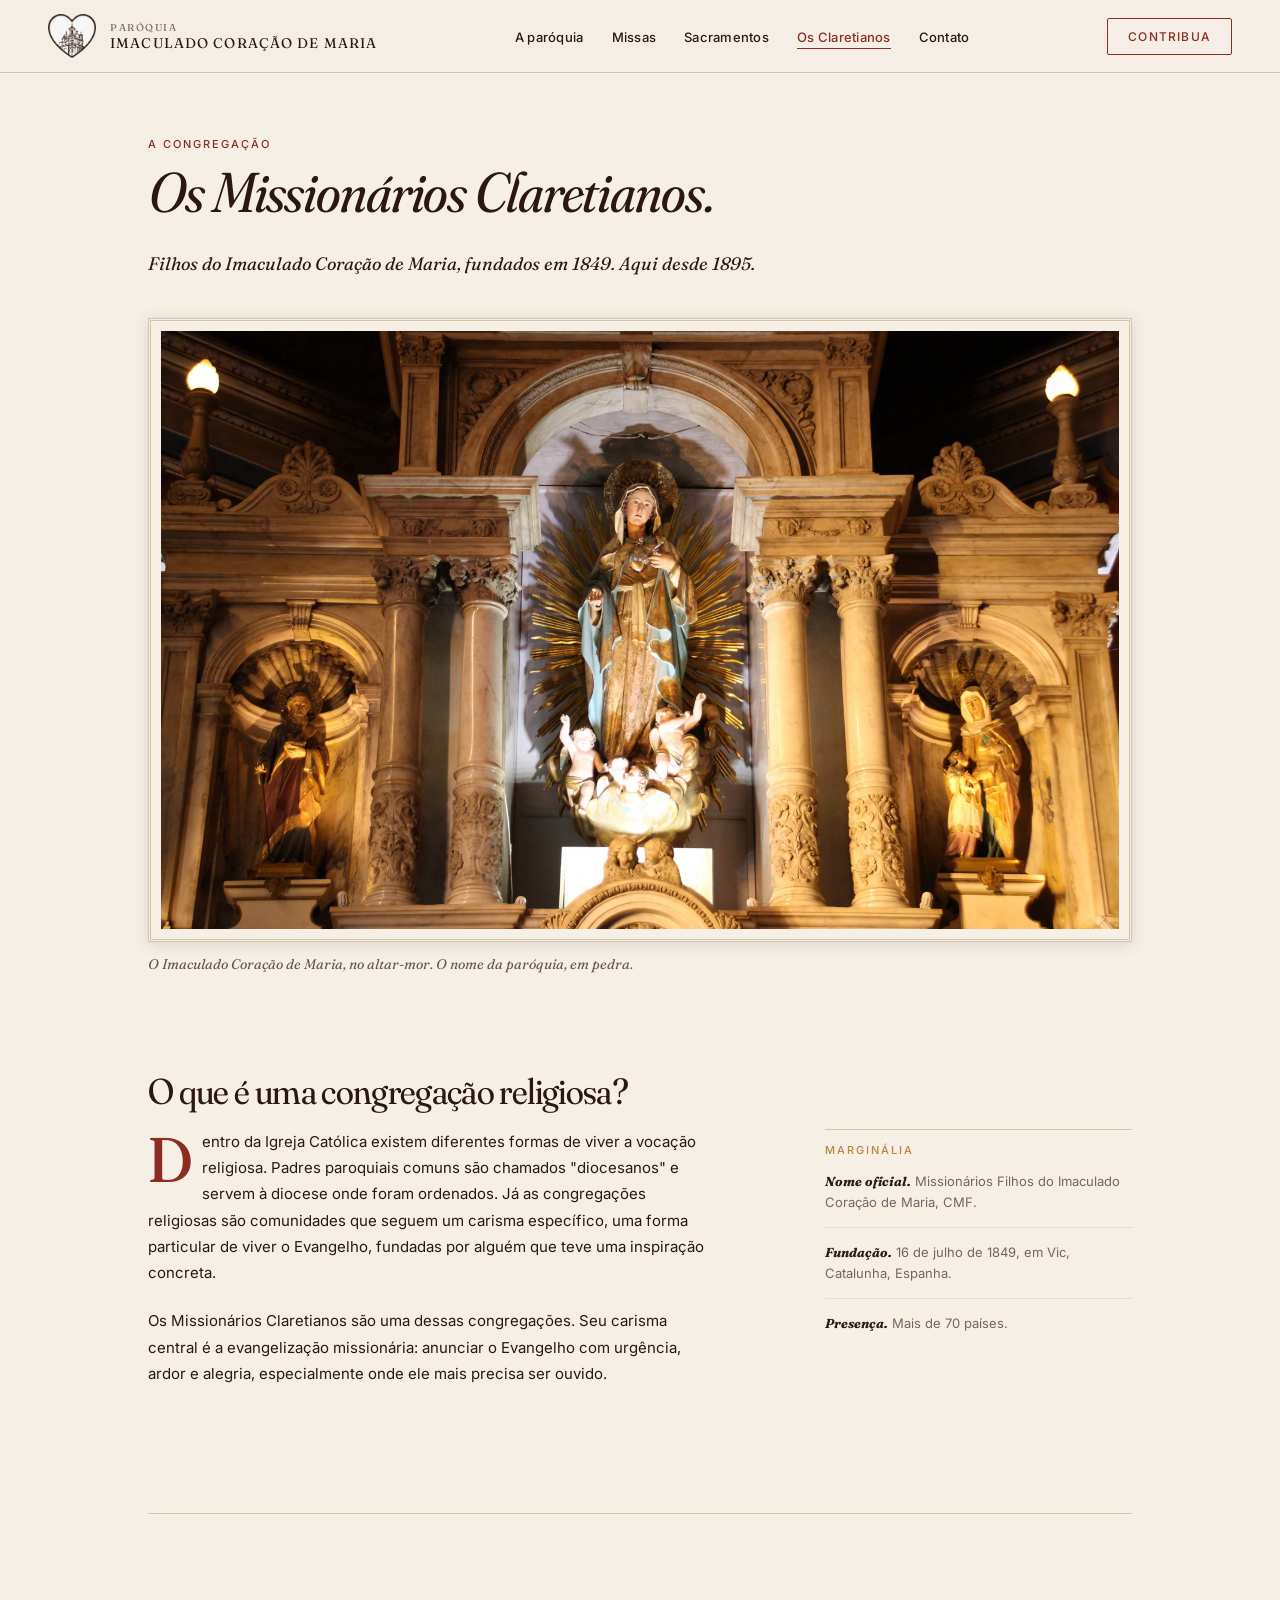
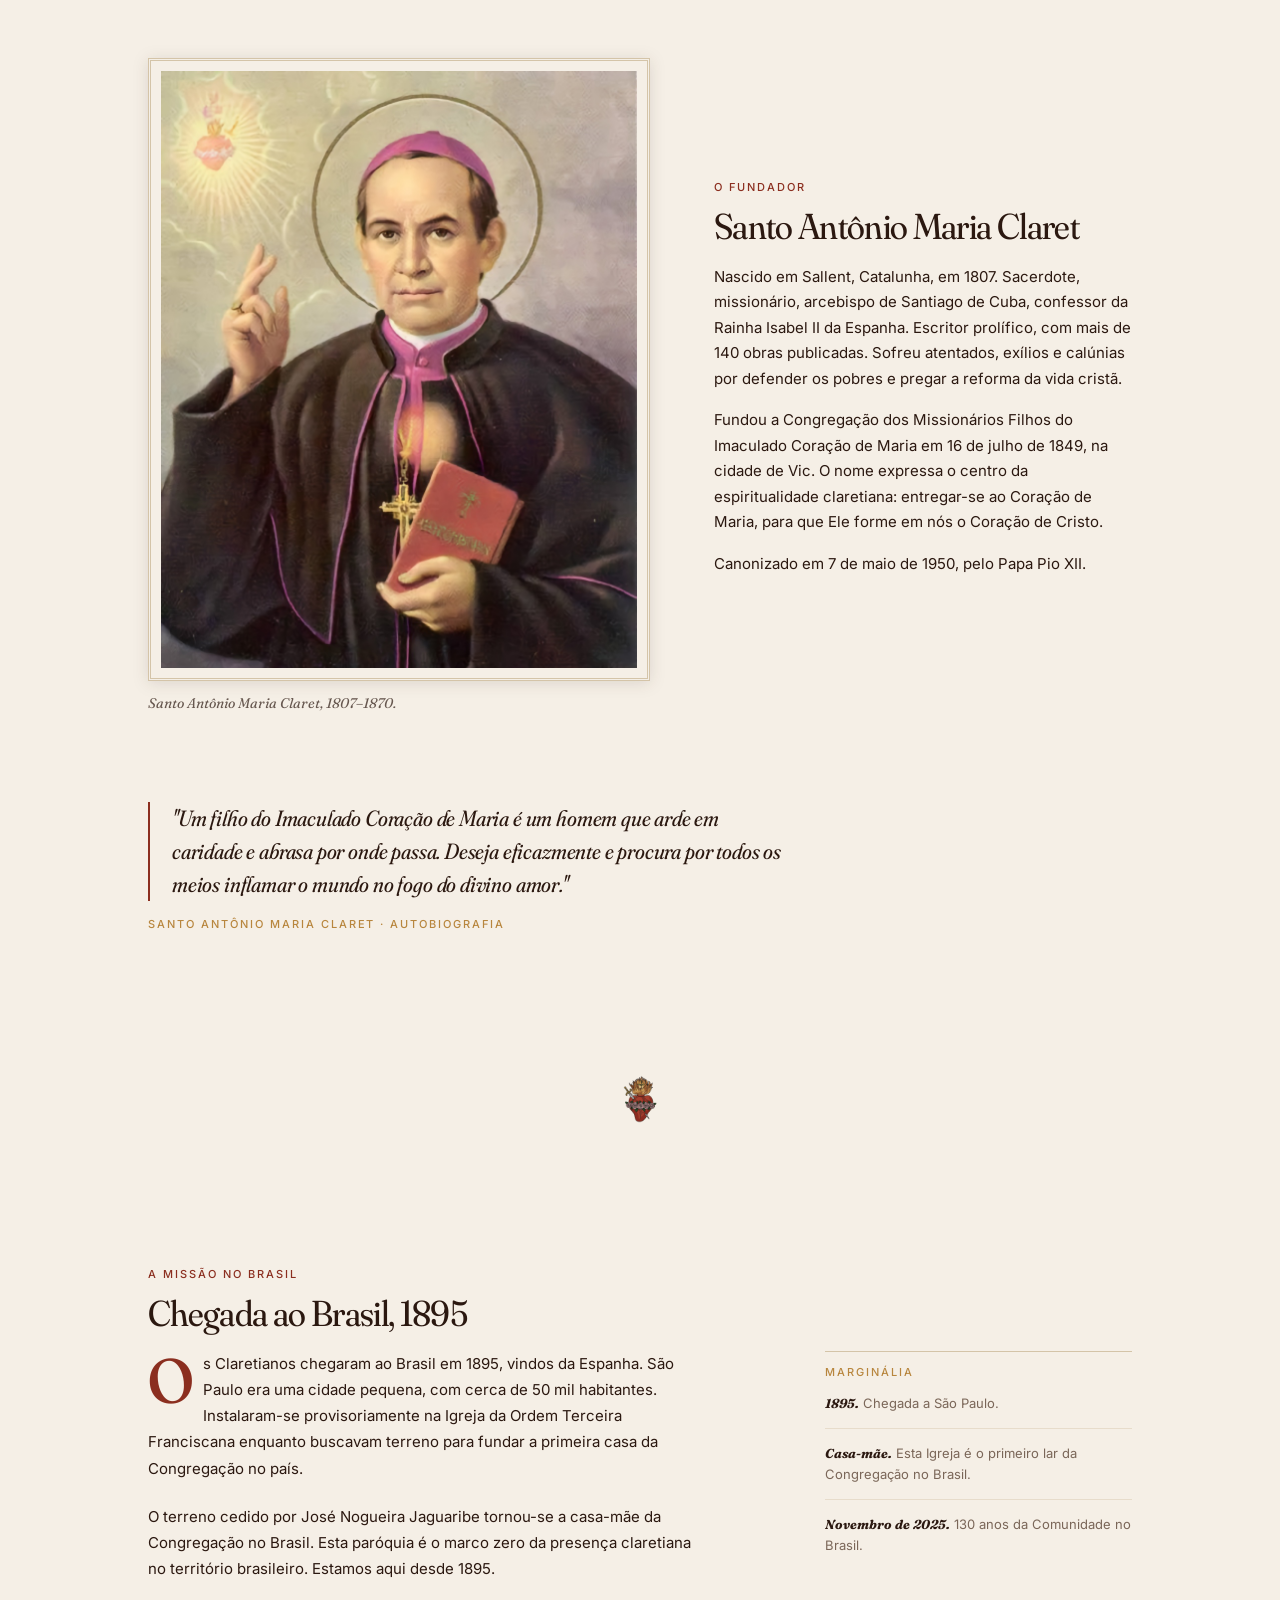
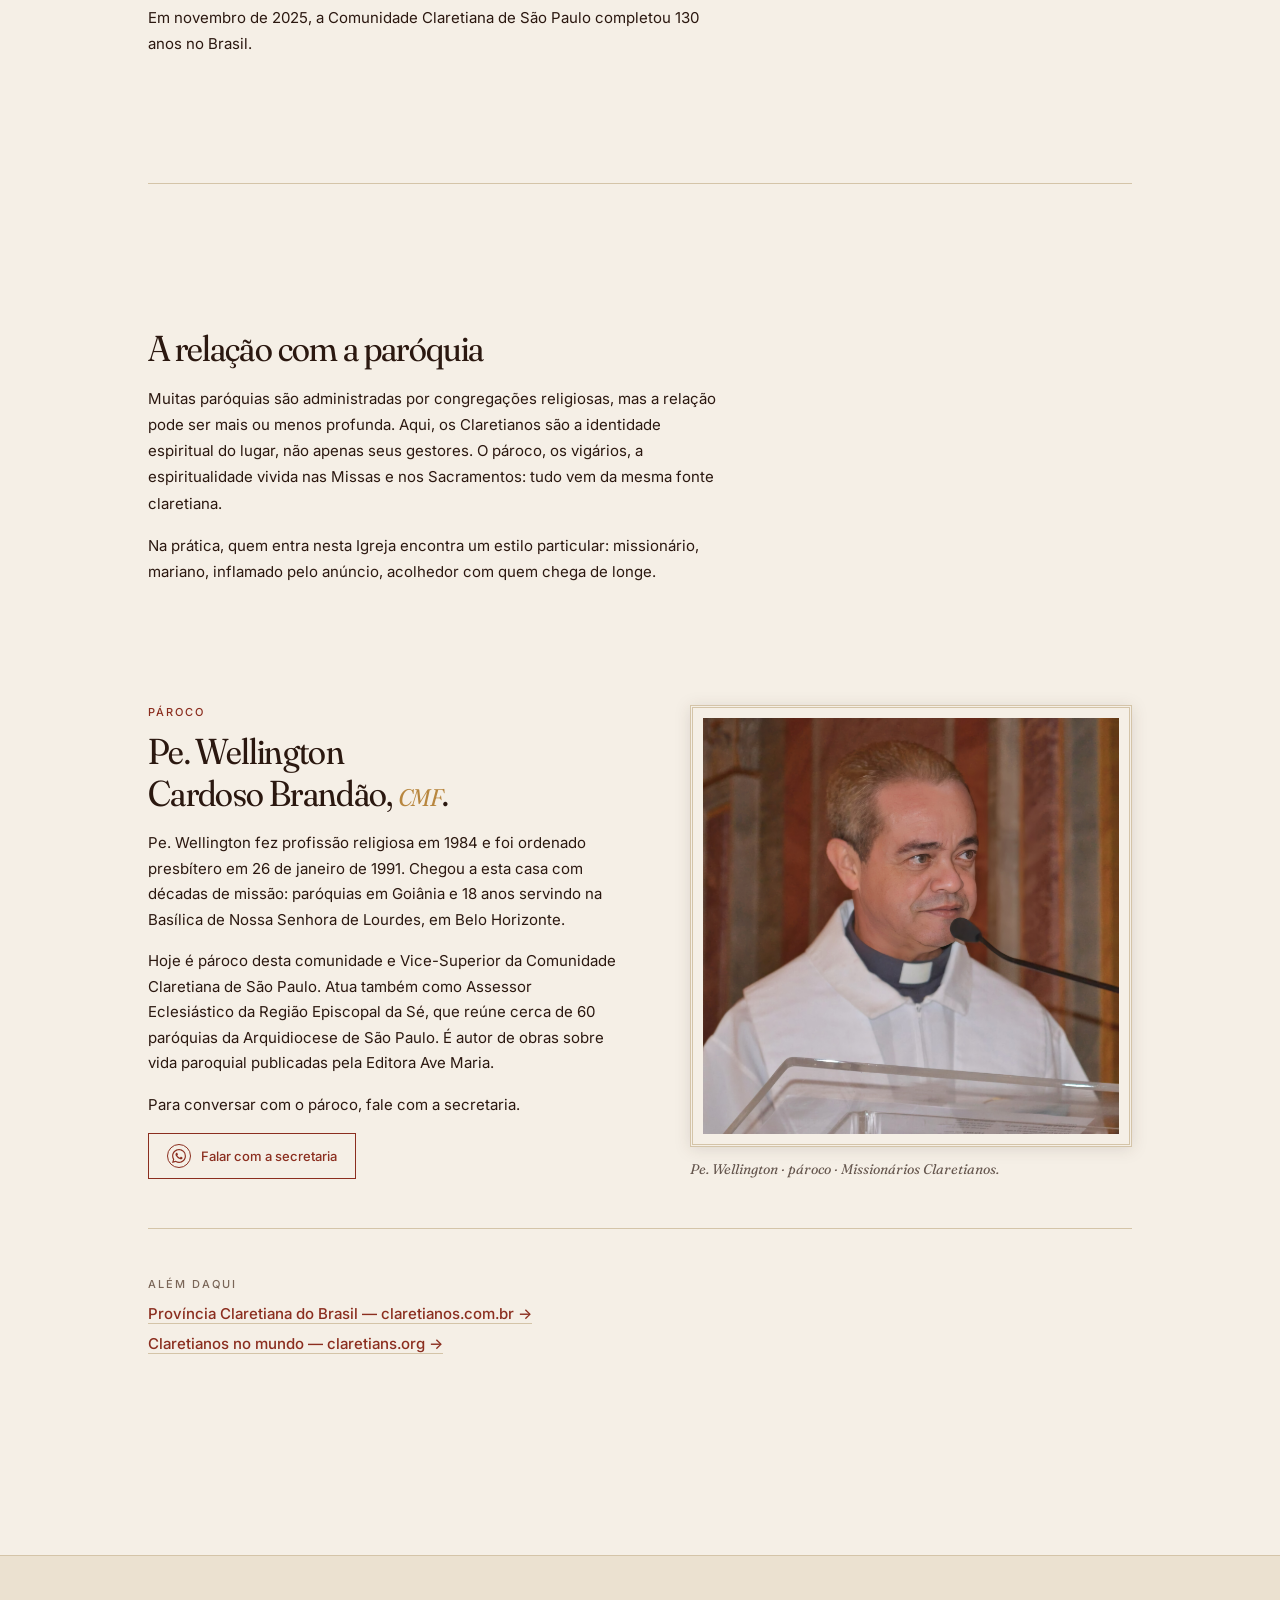
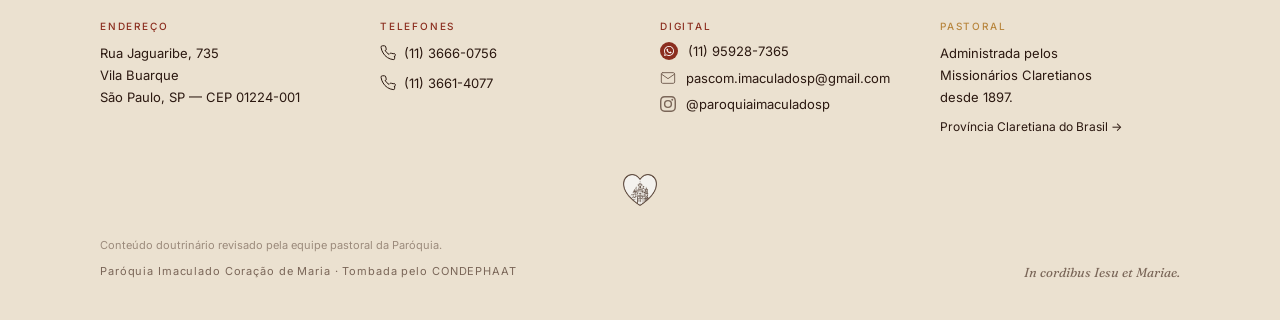
<file: site/os-claretianos.html>
<!DOCTYPE html>
<html lang="pt-BR">
<head>
  <meta charset="UTF-8"/>
  <title>Os Claretianos — Imaculado Coração de Maria</title>
  <meta name="viewport" content="width=device-width, initial-scale=1.0"/>
  <meta name="description" content="Os Missionários Claretianos: história da congregação, Santo Antônio Maria Claret e a presença claretiana no Brasil desde 1895."/>
  <link rel="preconnect" href="https://fonts.googleapis.com">
  <link rel="preconnect" href="https://fonts.gstatic.com" crossorigin>
  <link rel="stylesheet" href="https://fonts.googleapis.com/css2?family=Fraunces:ital,opsz,wght@0,9..144,400;0,9..144,500;0,9..144,600;1,9..144,400;1,9..144,500&family=Inter:wght@400;500&display=swap">
  <meta property="og:type" content="website">
  <meta property="og:locale" content="pt_BR">
  <meta property="og:site_name" content="Paróquia Imaculado Coração de Maria">
  <meta property="og:title" content="Os Claretianos — Imaculado Coração de Maria">
  <meta property="og:description" content="Os Missionários Claretianos: história da congregação, Santo Antônio Maria Claret e a presença claretiana no Brasil desde 1895.">
  <meta property="og:image" content="https://felipefaraone.github.io/imaculado-coracao/site/assets/fachada-externa.jpg">
  <meta property="og:url" content="https://felipefaraone.github.io/imaculado-coracao/site/os-claretianos.html">
  <meta name="twitter:card" content="summary_large_image">
  <link rel="canonical" href="https://felipefaraone.github.io/imaculado-coracao/site/os-claretianos.html">
  <link rel="icon" href="assets/coracao-mariano-color-256.png">
  <link rel="apple-touch-icon" href="assets/coracao-mariano-color-256.png">
  <meta name="theme-color" content="#8B2E1F">
  <!-- ATUALIZAR: trocar URLs absolutas para paroquiaimaculadosp.org.br quando publicar no domínio final -->
  <link rel="stylesheet" href="site.css"/>
  <script src="animations.js" defer></script>
</head>
<body>
<div class="page">

  <!-- ============================================================
       HEADER
       ============================================================ -->
  <header class="site-header">
    <a href="index.html" class="brand-logo" aria-label="Paróquia Imaculado Coração de Maria — página inicial">
      <img src="assets/logo-paroquia.png" alt="" width="44" height="44"/>
      <span class="brand-wordmark">
        <span class="brand-wordmark-sup">Paróquia</span>
        <span class="brand-wordmark-main">Imaculado Coração de Maria</span>
      </span>
    </a>
    <nav aria-label="Navegação principal">
      <ul>
        <li><a href="a-paroquia.html">A paróquia</a></li>
        <li><a href="missas.html">Missas</a></li>
        <li><a href="sacramentos.html">Sacramentos</a></li>
        <li><a href="os-claretianos.html" class="active">Os Claretianos</a></li>
        <li><a href="contato.html">Contato</a></li>
      </ul>
    </nav>
    <a href="contribua.html" class="nav-contribua">Contribua</a>
    <details class="mobile-menu">
      <summary class="mobile-menu-toggle" aria-label="Menu">
        <span class="mobile-menu-icon-open" aria-hidden="true">
          <svg xmlns="http://www.w3.org/2000/svg" width="22" height="22" viewBox="0 0 24 24" fill="none" stroke="currentColor" stroke-width="1.5" stroke-linecap="round" stroke-linejoin="round"><line x1="3" y1="6" x2="21" y2="6"/><line x1="3" y1="12" x2="21" y2="12"/><line x1="3" y1="18" x2="21" y2="18"/></svg>
        </span>
        <span class="mobile-menu-icon-close" aria-hidden="true">
          <svg xmlns="http://www.w3.org/2000/svg" width="22" height="22" viewBox="0 0 24 24" fill="none" stroke="currentColor" stroke-width="1.5" stroke-linecap="round" stroke-linejoin="round"><line x1="18" y1="6" x2="6" y2="18"/><line x1="6" y1="6" x2="18" y2="18"/></svg>
        </span>
      </summary>
      <div class="mobile-menu-nav">
        <ul>
          <li><a href="a-paroquia.html">A paróquia</a></li>
          <li><a href="missas.html">Missas</a></li>
          <li><a href="sacramentos.html">Sacramentos</a></li>
          <li><a href="os-claretianos.html">Os Claretianos</a></li>
          <li><a href="contato.html">Contato</a></li>
        </ul>
        <a href="contribua.html" class="nav-contribua-mobile">Contribua</a>
      </div>
    </details>
  </header>

  <!-- ============================================================
       MAIN
       ============================================================ -->
  <main class="main">
    <article>

      <!-- Sub-headline: dados verificáveis pelo source of truth.
           1849 = fundação da Congregação. 1895 = chegada ao Brasil. -->
      <div class="chapter-head fade-in">
        <div class="eyebrow">A Congregação</div>
        <h1 class="page-title">Os Missionários Claretianos.</h1>
        <p class="page-lead">Filhos do Imaculado Coração de Maria, fundados em 1849. Aqui desde 1895.</p>
      </div>

      <!-- Altar-mor — categoria A, com lightbox -->
      <div class="fade-in">
        <figure class="ed-fig ed-fig--hero-page">
          <div class="ed-fig-frame">
            <a href="#zoom-altar-mor">
              <img src="assets/altar-mor-imaculado-coracao.jpg" alt="Altar-mor com o Imaculado Coração de Maria" loading="lazy" class="photo-zoomable"/>
            </a>
          </div>
          <figcaption class="ed-fig-cap">O Imaculado Coração de Maria, no altar-mor. O nome da paróquia, em pedra.</figcaption>
        </figure>
      </div>

      <!-- Seção 1 — O que é uma congregação religiosa -->
      <section class="claret-section fade-in" aria-label="O que é uma congregação religiosa" style="padding-top: var(--space-section);">
        <h2>O que é uma congregação religiosa?</h2>
        <div class="chapter-body">
          <div class="chapter-main">
            <p class="dropcap">
              Dentro da Igreja Católica existem diferentes formas de viver a vocação religiosa. Padres paroquiais comuns são chamados "diocesanos" e servem à diocese onde foram ordenados. Já as congregações religiosas são comunidades que seguem um carisma específico, uma forma particular de viver o Evangelho, fundadas por alguém que teve uma inspiração concreta.
            </p>
            <p>Os Missionários Claretianos são uma dessas congregações. Seu carisma central é a evangelização missionária: anunciar o Evangelho com urgência, ardor e alegria, especialmente onde ele mais precisa ser ouvido.</p>
          </div>
          <aside class="chapter-margin">
            <div class="eyebrow eyebrow-gold">Marginália</div>
            <p><strong>Nome oficial.</strong> Missionários Filhos do Imaculado Coração de Maria, CMF.</p>
            <hr class="margin-hr"/>
            <p><strong>Fundação.</strong> 16 de julho de 1849, em Vic, Catalunha, Espanha.</p>
            <hr class="margin-hr"/>
            <p><strong>Presença.</strong> Mais de 70 países.</p>
          </aside>
        </div>
      </section>

      <hr class="div-plain"/>

      <!-- Seção 2 — O fundador -->
      <section class="claret-section fade-in" aria-label="Santo Antônio Maria Claret" style="padding-top: var(--space-section);">
        <div class="editorial-block-grid">
          <figure class="ed-fig">
            <div class="ed-fig-frame">
              <a href="#zoom-santo-antonio">
                <img src="assets/santo-antonio-claret.jpg" alt="Santo Antônio Maria Claret, 1807–1870" loading="lazy" class="photo-zoomable"/>
              </a>
            </div>
            <figcaption class="ed-fig-cap"><em>Santo Antônio Maria Claret, 1807–1870.</em></figcaption>
          </figure>
          <div class="editorial-block-text">
            <div class="eyebrow">O fundador</div>
            <h2>Santo Antônio Maria Claret</h2>
            <p>Nascido em Sallent, Catalunha, em 1807. Sacerdote, missionário, arcebispo de Santiago de Cuba, confessor da Rainha Isabel II da Espanha. Escritor prolífico, com mais de 140 obras publicadas. Sofreu atentados, exílios e calúnias por defender os pobres e pregar a reforma da vida cristã.</p>
            <!-- REVISÃO PASTORAL: trecho teológico interpretativo sobre o
                 significado do nome da Congregação. Confirmar formulação com
                 Pe. Wellington antes de publicar. Não está em fonte canônica
                 direta — é síntese editorial. -->
            <p>Fundou a Congregação dos Missionários Filhos do Imaculado Coração de Maria em 16 de julho de 1849, na cidade de Vic. O nome expressa o centro da espiritualidade claretiana: entregar-se ao Coração de Maria, para que Ele forme em nós o Coração de Cristo.</p>
            <p>Canonizado em 7 de maio de 1950, pelo Papa Pio XII.</p>
          </div>
        </div>
      </section>

      <!-- Citação -->
      <section class="fade-in" style="padding:32px 0 48px;">
        <figure class="doctrine">
          <div class="doctrine-text">
            <blockquote>"Um filho do Imaculado Coração de Maria é um homem que arde em caridade e abrasa por onde passa. Deseja eficazmente e procura por todos os meios inflamar o mundo no fogo do divino amor."</blockquote>
          </div>
          <figcaption>Santo Antônio Maria Claret · Autobiografia</figcaption>
        </figure>
      </section>

      <div class="ornamento-coracao" role="presentation" aria-hidden="true" style="margin: var(--space-block) auto;"></div>

      <!-- Chegada ao Brasil -->
      <section class="claret-section fade-in" aria-label="Chegada ao Brasil" style="padding-top: var(--space-section);">
        <div class="eyebrow">A missão no Brasil</div>
        <h2>Chegada ao Brasil, 1895</h2>
        <div class="chapter-body">
          <div class="chapter-main">
            <p class="dropcap">
              Os Claretianos chegaram ao Brasil em 1895, vindos da Espanha. São Paulo era uma cidade pequena, com cerca de 50 mil habitantes. Instalaram-se provisoriamente na Igreja da Ordem Terceira Franciscana enquanto buscavam terreno para fundar a primeira casa da Congregação no país.
            </p>
            <p>O terreno cedido por José Nogueira Jaguaribe tornou-se a casa-mãe da Congregação no Brasil. Esta paróquia é o marco zero da presença claretiana no território brasileiro. Estamos aqui desde 1895.</p>
            <p>Em novembro de 2025, a Comunidade Claretiana de São Paulo completou 130 anos no Brasil.</p>
          </div>
          <aside class="chapter-margin">
            <div class="eyebrow eyebrow-gold">Marginália</div>
            <p><strong>1895.</strong> Chegada a São Paulo.</p>
            <hr class="margin-hr"/>
            <p><strong>Casa-mãe.</strong> Esta Igreja é o primeiro lar da Congregação no Brasil.</p>
            <hr class="margin-hr"/>
            <p><strong>Novembro de 2025.</strong> 130 anos da Comunidade no Brasil.</p>
          </aside>
        </div>
      </section>

      <hr class="div-plain"/>

      <!-- Relação com a paróquia -->
      <section class="claret-section fade-in" aria-label="A relação com a paróquia" style="padding-top: var(--space-section);">
        <h2>A relação com a paróquia</h2>
        <p>Muitas paróquias são administradas por congregações religiosas, mas a relação pode ser mais ou menos profunda. Aqui, os Claretianos são a identidade espiritual do lugar, não apenas seus gestores. O pároco, os vigários, a espiritualidade vivida nas Missas e nos Sacramentos: tudo vem da mesma fonte claretiana.</p>
        <p>Na prática, quem entra nesta Igreja encontra um estilo particular: missionário, mariano, inflamado pelo anúncio, acolhedor com quem chega de longe.</p>
      </section>

      <div class="div-fleuron" aria-hidden="true"></div>

      <!-- Pároco -->
      <section class="paroco fade-in" aria-label="Pároco" style="padding-top: var(--space-section);">
        <div class="paroco-text">
          <div class="eyebrow">Pároco</div>
          <h2>Pe. Wellington Cardoso Brandão, <em>CMF</em>.</h2>
          <p>Pe. Wellington fez profissão religiosa em 1984 e foi ordenado presbítero em 26 de janeiro de 1991. Chegou a esta casa com décadas de missão: paróquias em Goiânia e 18 anos servindo na Basílica de Nossa Senhora de Lourdes, em Belo Horizonte.</p>
          <p>Hoje é pároco desta comunidade e Vice-Superior da Comunidade Claretiana de São Paulo. Atua também como Assessor Eclesiástico da Região Episcopal da Sé, que reúne cerca de 60 paróquias da Arquidiocese de São Paulo. É autor de obras sobre vida paroquial publicadas pela Editora Ave Maria.</p>
          <p>Para conversar com o pároco, fale com a secretaria.</p>
          <a href="https://wa.me/5511959287365?text=Ol%C3%A1%2C%20gostaria%20de%20marcar%20uma%20conversa%20com%20o%20p%C3%A1roco."
             class="wa-btn wa-btn--mono" target="_blank" rel="noopener">
            <span class="wa-circle wa-circle--mono" style="width:24px;height:24px;" aria-hidden="true">
              <svg viewBox="0 0 24 24" fill="currentColor" style="width:14px;height:14px; color:var(--ink-carmine);"><path d="M17.472 14.382c-.297-.149-1.758-.867-2.03-.967-.273-.099-.471-.148-.67.15-.197.297-.767.966-.94 1.164-.173.199-.347.223-.644.075-.297-.15-1.255-.463-2.39-1.475-.883-.788-1.48-1.761-1.653-2.059-.173-.297-.018-.458.13-.606.134-.133.298-.347.446-.52.149-.174.198-.298.298-.497.099-.198.05-.371-.025-.52-.075-.149-.669-1.612-.916-2.207-.242-.579-.487-.5-.669-.51-.173-.008-.371-.01-.57-.01-.198 0-.52.074-.792.372-.272.297-1.04 1.016-1.04 2.479 0 1.462 1.065 2.875 1.213 3.074.149.198 2.096 3.2 5.077 4.487.709.306 1.262.489 1.694.625.712.227 1.36.195 1.871.118.571-.085 1.758-.719 2.006-1.413.248-.694.248-1.289.173-1.413-.074-.124-.272-.198-.57-.347m-5.421 7.403h-.004a9.87 9.87 0 01-5.031-1.378l-.361-.214-3.741.982.998-3.648-.235-.374a9.86 9.86 0 01-1.51-5.26c.001-5.45 4.436-9.884 9.888-9.884 2.64 0 5.122 1.03 6.988 2.898a9.825 9.825 0 012.893 6.994c-.003 5.45-4.437 9.884-9.885 9.884m8.413-18.297A11.815 11.815 0 0012.05 0C5.495 0 .16 5.335.157 11.892c0 2.096.547 4.142 1.588 5.945L.057 24l6.305-1.654a11.882 11.882 0 005.683 1.448h.005c6.554 0 11.89-5.335 11.893-11.893a11.821 11.821 0 00-3.48-8.413z"/></svg>
            </span>
            <span>Falar com a secretaria</span>
          </a>
        </div>
        <figure class="paroco-photo">
          <div class="ed-fig-frame">
            <img src="assets/paroco-wellington.jpg" alt="Pe. Wellington Cardoso Brandão, CMF, pároco" loading="lazy"/>
          </div>
          <figcaption class="ed-fig-cap">Pe. Wellington · pároco · Missionários Claretianos.</figcaption>
        </figure>
      </section>

      <hr class="div-plain"/>

      <!-- Links externos -->
      <section class="claret-links fade-in" aria-label="Saiba mais sobre os Claretianos">
        <div class="eyebrow eyebrow-mute">Além daqui</div>
        <p><a href="https://www.claretianos.com.br" target="_blank" rel="noopener" class="claret-extlink">Província Claretiana do Brasil — claretianos.com.br →</a></p>
        <p><a href="https://www.claretians.org" target="_blank" rel="noopener" class="claret-extlink">Claretianos no mundo — claretians.org →</a></p>
      </section>

    </article>
  </main>

  <!-- ============================================================
       FOOTER
       ============================================================ -->
  <footer class="site-footer">
    <div class="foot-grid">

      <div>
        <div class="eyebrow">Endereço</div>
        <address class="foot-address">
          Rua Jaguaribe, 735<br/>
          Vila Buarque<br/>
          São Paulo, SP — CEP 01224-001
        </address>
      </div>

      <div>
        <div class="eyebrow">Telefones</div>
        <p>
          <a href="tel:+551136660756" class="foot-link foot-link--row">
            <svg width="16" height="16" viewBox="0 0 24 24" fill="none" stroke="currentColor" stroke-width="1.5" stroke-linecap="round" stroke-linejoin="round" aria-hidden="true" style="flex-shrink:0;vertical-align:middle;">
              <path d="M22 16.92v3a2 2 0 01-2.18 2 19.79 19.79 0 01-8.63-3.07A19.5 19.5 0 014.69 12 19.79 19.79 0 011.61 3.38 2 2 0 013.6 1.18h3a2 2 0 012 1.72c.127.96.361 1.903.7 2.81a2 2 0 01-.45 2.11L7.58 8.08a16 16 0 006 6l1.27-1.27a2 2 0 012.11-.45c.907.339 1.85.573 2.81.7A2 2 0 0122 16.92z"/>
            </svg>
            (11) 3666-0756
          </a>
          <a href="tel:+551136614077" class="foot-link foot-link--row">
            <svg width="16" height="16" viewBox="0 0 24 24" fill="none" stroke="currentColor" stroke-width="1.5" stroke-linecap="round" stroke-linejoin="round" aria-hidden="true" style="flex-shrink:0;vertical-align:middle;">
              <path d="M22 16.92v3a2 2 0 01-2.18 2 19.79 19.79 0 01-8.63-3.07A19.5 19.5 0 014.69 12 19.79 19.79 0 011.61 3.38 2 2 0 013.6 1.18h3a2 2 0 012 1.72c.127.96.361 1.903.7 2.81a2 2 0 01-.45 2.11L7.58 8.08a16 16 0 006 6l1.27-1.27a2 2 0 012.11-.45c.907.339 1.85.573 2.81.7A2 2 0 0122 16.92z"/>
            </svg>
            (11) 3661-4077
          </a>
        </p>
      </div>

      <div>
        <div class="eyebrow">Digital</div>
        <ul class="foot-list">
          <li class="foot-item">
            <span class="wa-circle" style="width:18px;height:18px;" aria-hidden="true"><svg viewBox="0 0 24 24" fill="white" style="width:10px;height:10px;"><path d="M17.472 14.382c-.297-.149-1.758-.867-2.03-.967-.273-.099-.471-.148-.67.15-.197.297-.767.966-.94 1.164-.173.199-.347.223-.644.075-.297-.15-1.255-.463-2.39-1.475-.883-.788-1.48-1.761-1.653-2.059-.173-.297-.018-.458.13-.606.134-.133.298-.347.446-.52.149-.174.198-.298.298-.497.099-.198.05-.371-.025-.52-.075-.149-.669-1.612-.916-2.207-.242-.579-.487-.5-.669-.51-.173-.008-.371-.01-.57-.01-.198 0-.52.074-.792.372-.272.297-1.04 1.016-1.04 2.479 0 1.462 1.065 2.875 1.213 3.074.149.198 2.096 3.2 5.077 4.487.709.306 1.262.489 1.694.625.712.227 1.36.195 1.871.118.571-.085 1.758-.719 2.006-1.413.248-.694.248-1.289.173-1.413-.074-.124-.272-.198-.57-.347m-5.421 7.403h-.004a9.87 9.87 0 01-5.031-1.378l-.361-.214-3.741.982.998-3.648-.235-.374a9.86 9.86 0 01-1.51-5.26c.001-5.45 4.436-9.884 9.888-9.884 2.64 0 5.122 1.03 6.988 2.898a9.825 9.825 0 012.893 6.994c-.003 5.45-4.437 9.884-9.885 9.884m8.413-18.297A11.815 11.815 0 0012.05 0C5.495 0 .16 5.335.157 11.892c0 2.096.547 4.142 1.588 5.945L.057 24l6.305-1.654a11.882 11.882 0 005.683 1.448h.005c6.554 0 11.89-5.335 11.893-11.893a11.821 11.821 0 00-3.48-8.413z"/></svg></span>
            <a href="https://wa.me/5511959287365" target="_blank" rel="noopener">(11) 95928-7365</a>
          </li>
          <li class="foot-item">
            <svg class="foot-icon" viewBox="0 0 24 24" fill="none" stroke="currentColor" stroke-width="1.5" stroke-linecap="round" stroke-linejoin="round" aria-hidden="true"><path d="M4 4h16c1.1 0 2 .9 2 2v12c0 1.1-.9 2-2 2H4c-1.1 0-2-.9-2-2V6c0-1.1.9-2 2-2zm18 2l-10 7L2 6"/></svg>
            <a href="mailto:pascom.imaculadosp@gmail.com">pascom.imaculadosp@gmail.com</a>
          </li>
          <li class="foot-item">
            <svg class="foot-icon" viewBox="0 0 24 24" fill="currentColor" aria-hidden="true"><path d="M12 2.163c3.204 0 3.584.012 4.85.07 3.252.148 4.771 1.691 4.919 4.919.058 1.265.069 1.645.069 4.849 0 3.205-.012 3.584-.069 4.849-.149 3.225-1.664 4.771-4.919 4.919-1.266.058-1.644.07-4.85.07-3.204 0-3.584-.012-4.849-.07-3.26-.149-4.771-1.699-4.919-4.92-.058-1.265-.07-1.644-.07-4.849 0-3.204.013-3.583.07-4.849.149-3.227 1.664-4.771 4.919-4.919 1.266-.057 1.645-.069 4.849-.069zm0-2.163c-3.259 0-3.667.014-4.947.072-4.358.2-6.78 2.618-6.98 6.98-.059 1.281-.073 1.689-.073 4.948 0 3.259.014 3.668.072 4.948.2 4.358 2.618 6.78 6.98 6.98 1.281.058 1.689.072 4.948.072 3.259 0 3.668-.014 4.948-.072 4.354-.2 6.782-2.618 6.979-6.98.059-1.28.073-1.689.073-4.948 0-3.259-.014-3.667-.072-4.947-.196-4.354-2.617-6.78-6.979-6.98-1.281-.059-1.69-.073-4.949-.073zm0 5.838a6.162 6.162 0 100 12.324 6.162 6.162 0 000-12.324zM12 16a4 4 0 110-8 4 4 0 010 8zm6.406-11.845a1.44 1.44 0 100 2.881 1.44 1.44 0 000-2.881z"/></svg>
            <a href="https://instagram.com/paroquiaimaculadosp" target="_blank" rel="noopener">@paroquiaimaculadosp</a>
          </li>
        </ul>
      </div>

      <div>
        <div class="eyebrow eyebrow-gold">Pastoral</div>
        <p class="foot-pastoral">
          Administrada pelos<br/>
          Missionários Claretianos<br/>
          desde 1897.
        </p>
        <a href="https://www.claretianos.com.br" class="foot-link" target="_blank" rel="noopener" style="display:block;margin-top:10px;font-size:12px;">
          Província Claretiana do Brasil →
        </a>
      </div>

    </div>

    <div class="foot-divider"><img src="assets/logo-paroquia.png" alt="" class="foot-mark"/></div>
    <div class="foot-note">Conteúdo doutrinário revisado pela equipe pastoral da Paróquia.</div>
    <div class="foot-mini">
      <span>Paróquia Imaculado Coração de Maria · Tombada pelo CONDEPHAAT</span>
      <span class="latin">In cordibus Iesu et Mariae.</span>
    </div>
  </footer>

</div><!-- /page -->

<!-- ====================================================
     LIGHTBOXES DE FOTOS — Sistema de zoom em CSS puro.
     Cada foto da página tem um lightbox correspondente
     aqui. Para adicionar nova foto:
     1. No <figure>, envolver o <img> com <a href="#zoom-NOME">
     2. Adicionar classe "photo-zoomable" no <img>
     3. Copiar um bloco <div class="photo-lightbox"> abaixo,
        mudando ID, src e caption.
     ==================================================== -->

<div id="zoom-altar-mor" class="photo-lightbox">
  <a href="#_" class="photo-lightbox-backdrop" aria-label="Fechar"></a>
  <a href="#_" class="photo-lightbox-close" aria-label="Fechar">Fechar</a>
  <img src="assets/altar-mor-imaculado-coracao.jpg" alt="Altar-mor com o Imaculado Coração de Maria — vista ampliada"/>
  <div class="photo-lightbox-caption">O Imaculado Coração de Maria, no altar-mor. O nome da paróquia, em pedra.</div>
</div>

<div id="zoom-santo-antonio" class="photo-lightbox">
  <a href="#_" class="photo-lightbox-backdrop" aria-label="Fechar"></a>
  <a href="#_" class="photo-lightbox-close" aria-label="Fechar">Fechar</a>
  <img src="assets/santo-antonio-claret.jpg" alt="Santo Antônio Maria Claret, 1807–1870 — vista ampliada"/>
  <div class="photo-lightbox-caption">Santo Antônio Maria Claret, 1807–1870.</div>
</div>

</body>
</html>
</file>
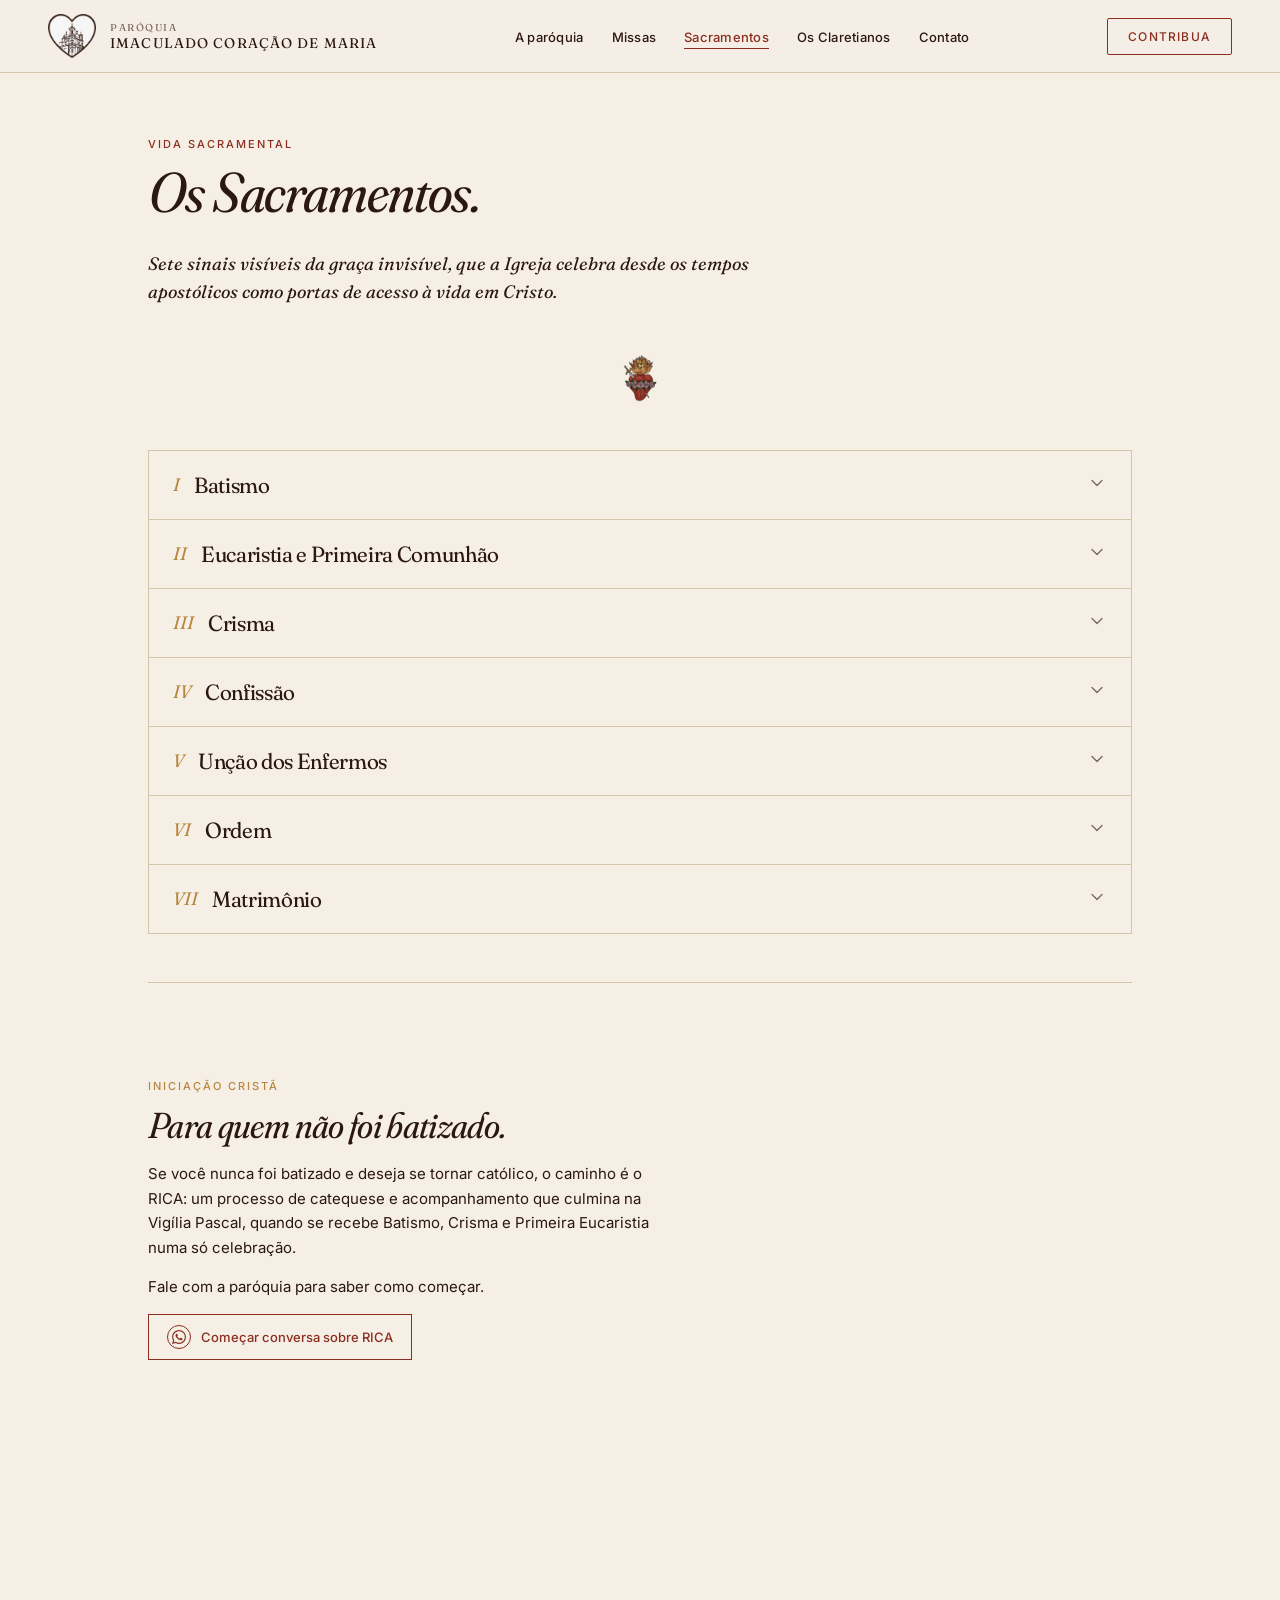
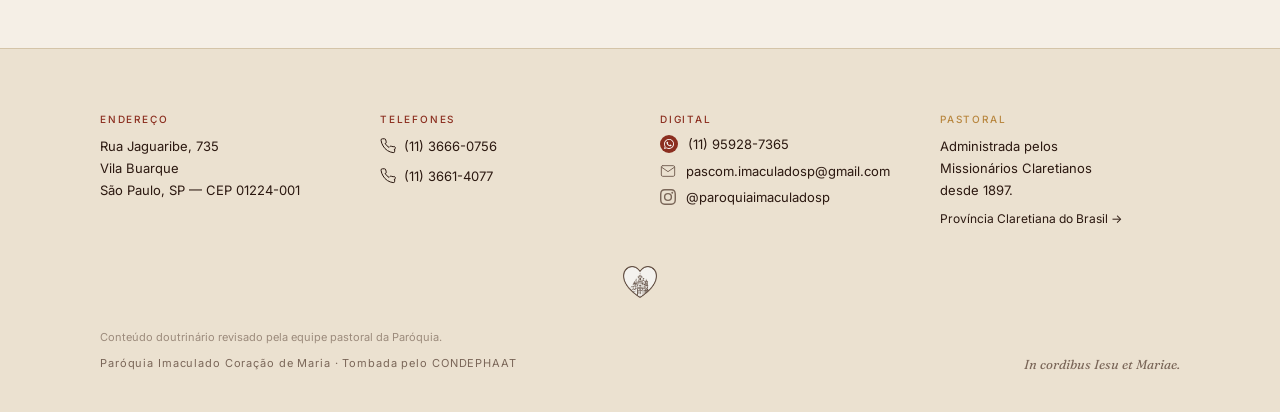
<file: site/sacramentos.html>
<!DOCTYPE html>
<html lang="pt-BR">
<head>
  <meta charset="UTF-8"/>
  <title>Sacramentos — Imaculado Coração de Maria</title>
  <meta name="viewport" content="width=device-width, initial-scale=1.0"/>
  <meta name="description" content="Os sete Sacramentos da Igreja Católica: Batismo, Eucaristia, Crisma, Confissão, Matrimônio, Unção dos Enfermos e Ordem. Paróquia Imaculado Coração de Maria."/>
  <link rel="preconnect" href="https://fonts.googleapis.com">
  <link rel="preconnect" href="https://fonts.gstatic.com" crossorigin>
  <link rel="stylesheet" href="https://fonts.googleapis.com/css2?family=Fraunces:ital,opsz,wght@0,9..144,400;0,9..144,500;0,9..144,600;1,9..144,400;1,9..144,500&family=Inter:wght@400;500&display=swap">
  <meta property="og:type" content="website">
  <meta property="og:locale" content="pt_BR">
  <meta property="og:site_name" content="Paróquia Imaculado Coração de Maria">
  <meta property="og:title" content="Sacramentos — Imaculado Coração de Maria">
  <meta property="og:description" content="Os sete Sacramentos da Igreja Católica: Batismo, Eucaristia, Crisma, Confissão, Matrimônio, Unção dos Enfermos e Ordem. Paróquia Imaculado Coração de Maria.">
  <meta property="og:image" content="https://felipefaraone.github.io/imaculado-coracao/site/assets/fachada-externa.jpg">
  <meta property="og:url" content="https://felipefaraone.github.io/imaculado-coracao/site/sacramentos.html">
  <meta name="twitter:card" content="summary_large_image">
  <link rel="canonical" href="https://felipefaraone.github.io/imaculado-coracao/site/sacramentos.html">
  <link rel="icon" href="assets/coracao-mariano-color-256.png">
  <link rel="apple-touch-icon" href="assets/coracao-mariano-color-256.png">
  <meta name="theme-color" content="#8B2E1F">
  <!-- ATUALIZAR: trocar URLs absolutas para paroquiaimaculadosp.org.br quando publicar no domínio final -->
  <link rel="stylesheet" href="site.css"/>
  <script src="animations.js" defer></script>
</head>
<body>
<div class="page">

  <!-- ============================================================
       HEADER
       ============================================================ -->
  <header class="site-header">
    <a href="index.html" class="brand-logo" aria-label="Paróquia Imaculado Coração de Maria — página inicial">
      <img src="assets/logo-paroquia.png" alt="" width="44" height="44"/>
      <span class="brand-wordmark">
        <span class="brand-wordmark-sup">Paróquia</span>
        <span class="brand-wordmark-main">Imaculado Coração de Maria</span>
      </span>
    </a>
    <nav aria-label="Navegação principal">
      <ul>
        <li><a href="a-paroquia.html">A paróquia</a></li>
        <li><a href="missas.html">Missas</a></li>
        <li><a href="sacramentos.html" class="active">Sacramentos</a></li>
        <li><a href="os-claretianos.html">Os Claretianos</a></li>
        <li><a href="contato.html">Contato</a></li>
      </ul>
    </nav>
    <a href="contribua.html" class="nav-contribua">Contribua</a>
    <details class="mobile-menu">
      <summary class="mobile-menu-toggle" aria-label="Menu">
        <span class="mobile-menu-icon-open" aria-hidden="true">
          <svg xmlns="http://www.w3.org/2000/svg" width="22" height="22" viewBox="0 0 24 24" fill="none" stroke="currentColor" stroke-width="1.5" stroke-linecap="round" stroke-linejoin="round"><line x1="3" y1="6" x2="21" y2="6"/><line x1="3" y1="12" x2="21" y2="12"/><line x1="3" y1="18" x2="21" y2="18"/></svg>
        </span>
        <span class="mobile-menu-icon-close" aria-hidden="true">
          <svg xmlns="http://www.w3.org/2000/svg" width="22" height="22" viewBox="0 0 24 24" fill="none" stroke="currentColor" stroke-width="1.5" stroke-linecap="round" stroke-linejoin="round"><line x1="18" y1="6" x2="6" y2="18"/><line x1="6" y1="6" x2="18" y2="18"/></svg>
        </span>
      </summary>
      <div class="mobile-menu-nav">
        <ul>
          <li><a href="a-paroquia.html">A paróquia</a></li>
          <li><a href="missas.html">Missas</a></li>
          <li><a href="sacramentos.html">Sacramentos</a></li>
          <li><a href="os-claretianos.html">Os Claretianos</a></li>
          <li><a href="contato.html">Contato</a></li>
        </ul>
        <a href="contribua.html" class="nav-contribua-mobile">Contribua</a>
      </div>
    </details>
  </header>

  <!-- ============================================================
       MAIN
       ============================================================ -->
  <main class="main">

    <!-- Cabeçalho -->
    <!-- Sub-headline parafraseia CIC 1131. Frase tradicional da catequese
         católica. Aceitável; revisar com Pe. Wellington antes de publicar
         caso queira citação literal. -->
    <div>
      <div class="eyebrow">Vida sacramental</div>
      <h1 class="page-title">Os Sacramentos.</h1>
      <!-- REVISÃO PASTORAL: confirmar a expressão "desde os tempos apostólicos" — os sacramentos têm raízes apostólicas, mas a enumeração dos sete foi definida posteriormente (cf. CIC 1114-1117). Pe. Wellington confirma o fraseado. -->
      <p class="page-lead">Sete sinais visíveis da graça invisível, que a Igreja celebra desde os tempos apostólicos como portas de acesso à vida em Cristo.</p>
    </div>

    <div class="ornamento-coracao" role="presentation" aria-hidden="true" style="margin: var(--space-block) auto;"></div>

    <!-- Sete Sacramentos — accordion vertical, um por vez -->
    <div class="sac-accord-wrap fade-in">
      <div class="sac-accord-grid">

        <!-- I. BATISMO -->
        <!-- REVISÃO PASTORAL: confirmar com Pe. Wellington os detalhes de
             preparação (encontros, materiais) e a periodicidade das
             celebrações de Batismo desta paróquia. -->
        <article class="sac-accord-card" id="batismo">
          <button class="sac-accord-header" aria-expanded="false">
            <span class="sac-accord-num">I</span>
            <span class="sac-accord-title">Batismo</span>
            <span class="sac-accord-chevron" aria-hidden="true">
              <svg width="20" height="20" viewBox="0 0 24 24" fill="none" stroke="currentColor" stroke-width="1.5" stroke-linecap="round" stroke-linejoin="round"><polyline points="6 9 12 15 18 9"/></svg>
            </span>
          </button>
          <div class="sac-accord-body">
            <div class="sac-accord-inner">
              <div class="sac-accord-text">
                <p>O nascimento para a vida da graça. Pelo Batismo, somos incorporados à Igreja e tornados filhos de Deus. Aqui, batizamos crianças e adultos.</p>
              </div>
              <figure class="doctrine">
                <div class="doctrine-text">
                  <blockquote>"O Batismo é o fundamento de toda a vida cristã, o pórtico da vida no Espírito e a porta que abre o acesso aos outros sacramentos."</blockquote>
                </div>
                <figcaption>Catecismo da Igreja Católica, n. 1213</figcaption>
              </figure>
              <div class="eyebrow eyebrow-gold" style="margin: 32px 0 0;">Como funciona aqui</div>
              <div class="visit-hours">
                <div class="visit-hours-row">
                  <span class="visit-hours-label">Para quem</span>
                  <span class="visit-hours-value">Bebês, crianças e adultos.</span>
                </div>
                <div class="visit-hours-row">
                  <span class="visit-hours-label">Idade recomendada</span>
                  <span class="visit-hours-value">Para bebês, nas primeiras semanas de vida (CIC n. 867).</span>
                </div>
                <div class="visit-hours-row">
                  <span class="visit-hours-label">Padrinhos</span>
                  <span class="visit-hours-value">Católicos batizados e crismados, com pelo menos 16 anos, levando vida coerente com a fé (CIC n. 874).</span>
                </div>
                <div class="visit-hours-row">
                  <span class="visit-hours-label">Preparação</span>
                  <!-- ⚠ PLACEHOLDER — Confirmar com a secretaria antes de publicar. -->
                  <span class="visit-hours-value">[Encontro com os pais e padrinhos antes da celebração — detalhes pela secretaria.]</span>
                </div>
                <div class="visit-hours-row">
                  <span class="visit-hours-label">Celebração</span>
                  <!-- ⚠ PLACEHOLDER — Confirmar com a secretaria antes de publicar. -->
                  <span class="visit-hours-value">[Frequência a confirmar com a paróquia.]</span>
                </div>
              </div>
              <a href="https://wa.me/5511959287365?text=Ol%C3%A1%2C+gostaria+de+informa%C3%A7%C3%B5es+sobre+o+agendamento+do+Batismo."
                 class="wa-btn wa-btn--mono" target="_blank" rel="noopener">
                <span class="wa-circle wa-circle--mono" style="width:24px;height:24px;" aria-hidden="true">
                  <svg viewBox="0 0 24 24" fill="currentColor" style="width:14px;height:14px; color:var(--ink-carmine);"><path d="M17.472 14.382c-.297-.149-1.758-.867-2.03-.967-.273-.099-.471-.148-.67.15-.197.297-.767.966-.94 1.164-.173.199-.347.223-.644.075-.297-.15-1.255-.463-2.39-1.475-.883-.788-1.48-1.761-1.653-2.059-.173-.297-.018-.458.13-.606.134-.133.298-.347.446-.52.149-.174.198-.298.298-.497.099-.198.05-.371-.025-.52-.075-.149-.669-1.612-.916-2.207-.242-.579-.487-.5-.669-.51-.173-.008-.371-.01-.57-.01-.198 0-.52.074-.792.372-.272.297-1.04 1.016-1.04 2.479 0 1.462 1.065 2.875 1.213 3.074.149.198 2.096 3.2 5.077 4.487.709.306 1.262.489 1.694.625.712.227 1.36.195 1.871.118.571-.085 1.758-.719 2.006-1.413.248-.694.248-1.289.173-1.413-.074-.124-.272-.198-.57-.347m-5.421 7.403h-.004a9.87 9.87 0 01-5.031-1.378l-.361-.214-3.741.982.998-3.648-.235-.374a9.86 9.86 0 01-1.51-5.26c.001-5.45 4.436-9.884 9.888-9.884 2.64 0 5.122 1.03 6.988 2.898a9.825 9.825 0 012.893 6.994c-.003 5.45-4.437 9.884-9.885 9.884m8.413-18.297A11.815 11.815 0 0012.05 0C5.495 0 .16 5.335.157 11.892c0 2.096.547 4.142 1.588 5.945L.057 24l6.305-1.654a11.882 11.882 0 005.683 1.448h.005c6.554 0 11.89-5.335 11.893-11.893a11.821 11.821 0 00-3.48-8.413z"/></svg>
                </span>
                <span>Falar sobre Batismo</span>
              </a>
            </div>
          </div>
        </article>

        <!-- II. EUCARISTIA E PRIMEIRA COMUNHÃO -->
        <!-- REVISÃO PASTORAL: confirmar com Pe. Wellington calendário e
             duração da catequese de iniciação, datas das celebrações de
             Primeira Comunhão. -->
        <article class="sac-accord-card" id="eucaristia">
          <button class="sac-accord-header" aria-expanded="false">
            <span class="sac-accord-num">II</span>
            <span class="sac-accord-title">Eucaristia e Primeira Comunhão</span>
            <span class="sac-accord-chevron" aria-hidden="true">
              <svg width="20" height="20" viewBox="0 0 24 24" fill="none" stroke="currentColor" stroke-width="1.5" stroke-linecap="round" stroke-linejoin="round"><polyline points="6 9 12 15 18 9"/></svg>
            </span>
          </button>
          <div class="sac-accord-body">
            <div class="sac-accord-inner">
              <div class="sac-accord-text">
                <p>O alimento essencial da vida cristã. A Eucaristia é Cristo presente, Corpo, Sangue, Alma e Divindade. Toda Missa é celebração eucarística. A Primeira Comunhão é o momento em que a criança recebe pela primeira vez.</p>
              </div>
              <figure class="doctrine">
                <div class="doctrine-text">
                  <blockquote>"A Eucaristia é a fonte e o ápice de toda a vida cristã."</blockquote>
                </div>
                <figcaption>Concílio Vaticano II, Lumen Gentium, n. 11</figcaption>
              </figure>
              <div class="eyebrow eyebrow-gold" style="margin: 32px 0 0;">Como funciona aqui</div>
              <div class="visit-hours">
                <div class="visit-hours-row">
                  <span class="visit-hours-label">Primeira Comunhão</span>
                  <span class="visit-hours-value">A partir dos 7–8 anos, idade da razão, após catequese de iniciação.</span>
                </div>
                <div class="visit-hours-row">
                  <span class="visit-hours-label">Catequese</span>
                  <!-- ⚠ PLACEHOLDER — Confirmar com a secretaria antes de publicar. -->
                  <span class="visit-hours-value">[Duração e calendário a confirmar com a paróquia.]</span>
                </div>
                <div class="visit-hours-row">
                  <span class="visit-hours-label">Pré-requisito</span>
                  <span class="visit-hours-value">Ser batizado (CIC n. 842).</span>
                </div>
                <div class="visit-hours-row">
                  <span class="visit-hours-label">Celebração</span>
                  <!-- ⚠ PLACEHOLDER — Confirmar com a secretaria antes de publicar. -->
                  <span class="visit-hours-value">[Datas das celebrações de Primeira Comunhão a confirmar.]</span>
                </div>
                <div class="visit-hours-row">
                  <span class="visit-hours-label">Eucaristia diária</span>
                  <span class="visit-hours-value">Toda Missa. <a href="missas.html" style="color:var(--ink-carmine);">Ver os horários.</a></span>
                </div>
              </div>
              <a href="https://wa.me/5511959287365?text=Ol%C3%A1%2C+gostaria+de+informa%C3%A7%C3%B5es+sobre+a+Catequese+e+a+Primeira+Comuni%C3%A3o."
                 class="wa-btn wa-btn--mono" target="_blank" rel="noopener">
                <span class="wa-circle wa-circle--mono" style="width:24px;height:24px;" aria-hidden="true">
                  <svg viewBox="0 0 24 24" fill="currentColor" style="width:14px;height:14px; color:var(--ink-carmine);"><path d="M17.472 14.382c-.297-.149-1.758-.867-2.03-.967-.273-.099-.471-.148-.67.15-.197.297-.767.966-.94 1.164-.173.199-.347.223-.644.075-.297-.15-1.255-.463-2.39-1.475-.883-.788-1.48-1.761-1.653-2.059-.173-.297-.018-.458.13-.606.134-.133.298-.347.446-.52.149-.174.198-.298.298-.497.099-.198.05-.371-.025-.52-.075-.149-.669-1.612-.916-2.207-.242-.579-.487-.5-.669-.51-.173-.008-.371-.01-.57-.01-.198 0-.52.074-.792.372-.272.297-1.04 1.016-1.04 2.479 0 1.462 1.065 2.875 1.213 3.074.149.198 2.096 3.2 5.077 4.487.709.306 1.262.489 1.694.625.712.227 1.36.195 1.871.118.571-.085 1.758-.719 2.006-1.413.248-.694.248-1.289.173-1.413-.074-.124-.272-.198-.57-.347m-5.421 7.403h-.004a9.87 9.87 0 01-5.031-1.378l-.361-.214-3.741.982.998-3.648-.235-.374a9.86 9.86 0 01-1.51-5.26c.001-5.45 4.436-9.884 9.888-9.884 2.64 0 5.122 1.03 6.988 2.898a9.825 9.825 0 012.893 6.994c-.003 5.45-4.437 9.884-9.885 9.884m8.413-18.297A11.815 11.815 0 0012.05 0C5.495 0 .16 5.335.157 11.892c0 2.096.547 4.142 1.588 5.945L.057 24l6.305-1.654a11.882 11.882 0 005.683 1.448h.005c6.554 0 11.89-5.335 11.893-11.893a11.821 11.821 0 00-3.48-8.413z"/></svg>
                </span>
                <span>Falar sobre Catequese</span>
              </a>
            </div>
          </div>
        </article>

        <!-- III. CRISMA -->
        <!-- REVISÃO PASTORAL: confirmar idade mínima, duração da preparação
             e frequência das celebrações de Crisma com Pe. Wellington. -->
        <article class="sac-accord-card" id="crisma">
          <button class="sac-accord-header" aria-expanded="false">
            <span class="sac-accord-num">III</span>
            <span class="sac-accord-title">Crisma</span>
            <span class="sac-accord-chevron" aria-hidden="true">
              <svg width="20" height="20" viewBox="0 0 24 24" fill="none" stroke="currentColor" stroke-width="1.5" stroke-linecap="round" stroke-linejoin="round"><polyline points="6 9 12 15 18 9"/></svg>
            </span>
          </button>
          <div class="sac-accord-body">
            <div class="sac-accord-inner">
              <div class="sac-accord-text">
                <p>O fortalecimento pelo Espírito Santo. A Crisma não é rito de saída da Igreja — é uma entrada mais profunda. O batizado recebe o Espírito em plenitude e é fortalecido para testemunhar a fé.</p>
              </div>
              <figure class="doctrine">
                <div class="doctrine-text">
                  <blockquote>"Com a Crisma, os batizados são mais perfeitamente vinculados à Igreja e enriquecidos com especial força do Espírito Santo."</blockquote>
                </div>
                <figcaption>Catecismo da Igreja Católica, n. 1285</figcaption>
              </figure>
              <div class="eyebrow eyebrow-gold" style="margin: 32px 0 0;">Como funciona aqui</div>
              <div class="visit-hours">
                <div class="visit-hours-row">
                  <span class="visit-hours-label">Para quem</span>
                  <span class="visit-hours-value">Adolescentes, jovens e adultos batizados.</span>
                </div>
                <div class="visit-hours-row">
                  <span class="visit-hours-label">Idade</span>
                  <!-- ⚠ PLACEHOLDER — Confirmar com a secretaria antes de publicar. -->
                  <span class="visit-hours-value">[Idade mínima e turmas a confirmar com a paróquia.]</span>
                </div>
                <div class="visit-hours-row">
                  <span class="visit-hours-label">Preparação</span>
                  <!-- ⚠ PLACEHOLDER — Confirmar com a secretaria antes de publicar. -->
                  <span class="visit-hours-value">[Duração da catequese de Crisma a confirmar.]</span>
                </div>
                <div class="visit-hours-row">
                  <span class="visit-hours-label">Padrinhos</span>
                  <span class="visit-hours-value">Católicos crismados, com pelo menos 16 anos.</span>
                </div>
                <div class="visit-hours-row">
                  <span class="visit-hours-label">Celebração</span>
                  <!-- ⚠ PLACEHOLDER — Confirmar com a secretaria antes de publicar. -->
                  <span class="visit-hours-value">Presidida pelo bispo. [Frequência a confirmar.]</span>
                </div>
              </div>
              <a href="https://wa.me/5511959287365?text=Ol%C3%A1%2C+gostaria+de+informa%C3%A7%C3%B5es+sobre+a+Crisma."
                 class="wa-btn wa-btn--mono" target="_blank" rel="noopener">
                <span class="wa-circle wa-circle--mono" style="width:24px;height:24px;" aria-hidden="true">
                  <svg viewBox="0 0 24 24" fill="currentColor" style="width:14px;height:14px; color:var(--ink-carmine);"><path d="M17.472 14.382c-.297-.149-1.758-.867-2.03-.967-.273-.099-.471-.148-.67.15-.197.297-.767.966-.94 1.164-.173.199-.347.223-.644.075-.297-.15-1.255-.463-2.39-1.475-.883-.788-1.48-1.761-1.653-2.059-.173-.297-.018-.458.13-.606.134-.133.298-.347.446-.52.149-.174.198-.298.298-.497.099-.198.05-.371-.025-.52-.075-.149-.669-1.612-.916-2.207-.242-.579-.487-.5-.669-.51-.173-.008-.371-.01-.57-.01-.198 0-.52.074-.792.372-.272.297-1.04 1.016-1.04 2.479 0 1.462 1.065 2.875 1.213 3.074.149.198 2.096 3.2 5.077 4.487.709.306 1.262.489 1.694.625.712.227 1.36.195 1.871.118.571-.085 1.758-.719 2.006-1.413.248-.694.248-1.289.173-1.413-.074-.124-.272-.198-.57-.347m-5.421 7.403h-.004a9.87 9.87 0 01-5.031-1.378l-.361-.214-3.741.982.998-3.648-.235-.374a9.86 9.86 0 01-1.51-5.26c.001-5.45 4.436-9.884 9.888-9.884 2.64 0 5.122 1.03 6.988 2.898a9.825 9.825 0 012.893 6.994c-.003 5.45-4.437 9.884-9.885 9.884m8.413-18.297A11.815 11.815 0 0012.05 0C5.495 0 .16 5.335.157 11.892c0 2.096.547 4.142 1.588 5.945L.057 24l6.305-1.654a11.882 11.882 0 005.683 1.448h.005c6.554 0 11.89-5.335 11.893-11.893a11.821 11.821 0 00-3.48-8.413z"/></svg>
                </span>
                <span>Falar sobre Crisma</span>
              </a>
            </div>
          </div>
        </article>

        <!-- IV. CONFISSÃO -->
        <!-- HORÁRIOS DE CONFISSÃO: a confirmar com Pe. Wellington antes
             de publicar. Source of truth marca como "procedimento específico
             desta paróquia a confirmar". COMO EDITAR: substitua os
             placeholders entre [colchetes] pelos horários reais de cada dia.
             Se algum dia não tiver Confissão, troque a linha por "Não há
             Confissão neste dia" ou remova a linha inteira mantendo o
             padrão. -->
        <article class="sac-accord-card" id="confissao">
          <button class="sac-accord-header" aria-expanded="false">
            <span class="sac-accord-num">IV</span>
            <span class="sac-accord-title">Confissão</span>
            <span class="sac-accord-chevron" aria-hidden="true">
              <svg width="20" height="20" viewBox="0 0 24 24" fill="none" stroke="currentColor" stroke-width="1.5" stroke-linecap="round" stroke-linejoin="round"><polyline points="6 9 12 15 18 9"/></svg>
            </span>
          </button>
          <div class="sac-accord-body">
            <div class="sac-accord-inner">
              <div class="editorial-block-grid" style="gap: 48px; align-items: start;">
                <!-- Coluna esquerda: texto + citação + horários + botão -->
                <div>
                  <div class="sac-accord-text">
                    <p>A misericórdia concreta da Igreja. Se faz tempo que você não se confessa, pode voltar — sem receio. A Igreja recebe quem volta.</p>
                  </div>
                  <figure class="doctrine">
                    <div class="doctrine-text">
                      <blockquote>"Quem tem consciência de pecado grave não deve celebrar a missa nem comungar sem recorrer antes à confissão sacramental."</blockquote>
                    </div>
                    <figcaption>Catecismo da Igreja Católica, n. 916</figcaption>
                  </figure>
                  <div class="eyebrow eyebrow-gold" style="margin: 32px 0 0;">Horários de Confissão</div>
                  <div class="visit-hours">
                    <div class="visit-hours-row">
                      <span class="visit-hours-label">Segunda a sexta</span>
                      <!-- ⚠ PLACEHOLDER — Confirmar com a secretaria antes de publicar. -->
                      <span class="visit-hours-value">[horário a confirmar com a paróquia]</span>
                    </div>
                    <div class="visit-hours-row">
                      <span class="visit-hours-label">Sábado</span>
                      <!-- ⚠ PLACEHOLDER — Confirmar com a secretaria antes de publicar. -->
                      <span class="visit-hours-value">[horário a confirmar com a paróquia]</span>
                    </div>
                    <div class="visit-hours-row">
                      <span class="visit-hours-label">Domingo</span>
                      <!-- ⚠ PLACEHOLDER — Confirmar com a secretaria antes de publicar. -->
                      <span class="visit-hours-value">[horário a confirmar com a paróquia]</span>
                    </div>
                    <div class="visit-hours-row">
                      <span class="visit-hours-label">Agendamento individual</span>
                      <span class="visit-hours-value">Sob demanda, pelo WhatsApp.</span>
                    </div>
                  </div>
                  <a href="https://wa.me/5511959287365?text=Ol%C3%A1%2C+gostaria+de+agendar+uma+Confiss%C3%A3o."
                     class="wa-btn wa-btn--mono" target="_blank" rel="noopener">
                    <span class="wa-circle wa-circle--mono" style="width:24px;height:24px;" aria-hidden="true">
                      <svg viewBox="0 0 24 24" fill="currentColor" style="width:14px;height:14px; color:var(--ink-carmine);"><path d="M17.472 14.382c-.297-.149-1.758-.867-2.03-.967-.273-.099-.471-.148-.67.15-.197.297-.767.966-.94 1.164-.173.199-.347.223-.644.075-.297-.15-1.255-.463-2.39-1.475-.883-.788-1.48-1.761-1.653-2.059-.173-.297-.018-.458.13-.606.134-.133.298-.347.446-.52.149-.174.198-.298.298-.497.099-.198.05-.371-.025-.52-.075-.149-.669-1.612-.916-2.207-.242-.579-.487-.5-.669-.51-.173-.008-.371-.01-.57-.01-.198 0-.52.074-.792.372-.272.297-1.04 1.016-1.04 2.479 0 1.462 1.065 2.875 1.213 3.074.149.198 2.096 3.2 5.077 4.487.709.306 1.262.489 1.694.625.712.227 1.36.195 1.871.118.571-.085 1.758-.719 2.006-1.413.248-.694.248-1.289.173-1.413-.074-.124-.272-.198-.57-.347m-5.421 7.403h-.004a9.87 9.87 0 01-5.031-1.378l-.361-.214-3.741.982.998-3.648-.235-.374a9.86 9.86 0 01-1.51-5.26c.001-5.45 4.436-9.884 9.888-9.884 2.64 0 5.122 1.03 6.988 2.898a9.825 9.825 0 012.893 6.994c-.003 5.45-4.437 9.884-9.885 9.884m8.413-18.297A11.815 11.815 0 0012.05 0C5.495 0 .16 5.335.157 11.892c0 2.096.547 4.142 1.588 5.945L.057 24l6.305-1.654a11.882 11.882 0 005.683 1.448h.005c6.554 0 11.89-5.335 11.893-11.893a11.821 11.821 0 00-3.48-8.413z"/></svg>
                    </span>
                    <span>Agendar Confissão</span>
                  </a>
                </div>
                <!-- Coluna direita: foto -->
                <figure class="ed-fig">
                  <div class="ed-fig-frame">
                    <img src="assets/confessionario.jpg" alt="O confessionário em madeira da Igreja" loading="lazy"/>
                  </div>
                  <figcaption class="ed-fig-cap" style="font-style: italic;">O confessionário, onde a Igreja recebe quem volta.</figcaption>
                </figure>
              </div>
            </div>
          </div>
        </article>

        <!-- V. UNÇÃO DOS ENFERMOS -->
        <!-- REVISÃO PASTORAL: confirmar telefone de emergência específico
             para Unção fora do horário comercial com Pe. Wellington.
             Hoje fica como placeholder. -->
        <article class="sac-accord-card" id="uncao">
          <button class="sac-accord-header" aria-expanded="false">
            <span class="sac-accord-num">V</span>
            <span class="sac-accord-title">Unção dos Enfermos</span>
            <span class="sac-accord-chevron" aria-hidden="true">
              <svg width="20" height="20" viewBox="0 0 24 24" fill="none" stroke="currentColor" stroke-width="1.5" stroke-linecap="round" stroke-linejoin="round"><polyline points="6 9 12 15 18 9"/></svg>
            </span>
          </button>
          <div class="sac-accord-body">
            <div class="sac-accord-inner">
              <div class="sac-accord-text">
                <p>Graça para o sofrimento e a passagem. A Unção dos Enfermos não é apenas para os últimos momentos — é para qualquer fiel em perigo de morte por doença ou velhice. É consolo, fortalecimento e perdão.</p>
              </div>
              <figure class="doctrine">
                <div class="doctrine-text">
                  <blockquote>"A santa Unção dos Enfermos não é somente o sacramento dos que se encontram nos últimos momentos da vida. Por isso, o tempo oportuno para recebê-lo é quando o fiel começa a estar em perigo de morte por doença ou velhice."</blockquote>
                </div>
                <figcaption>Catecismo da Igreja Católica, n. 1499</figcaption>
              </figure>
              <div class="eyebrow eyebrow-gold" style="margin: 32px 0 0;">Como solicitar</div>
              <div class="visit-hours">
                <div class="visit-hours-row">
                  <span class="visit-hours-label">Para quem</span>
                  <span class="visit-hours-value">Doentes graves, idosos em fragilidade, pessoas antes de cirurgia importante.</span>
                </div>
                <div class="visit-hours-row">
                  <span class="visit-hours-label">Onde</span>
                  <span class="visit-hours-value">Em casa, no hospital ou na Igreja.</span>
                </div>
                <div class="visit-hours-row">
                  <span class="visit-hours-label">Como pedir</span>
                  <span class="visit-hours-value">Pelo WhatsApp ou telefone da paróquia, a qualquer momento.</span>
                </div>
                <div class="visit-hours-row">
                  <span class="visit-hours-label">Urgência</span>
                  <!-- ⚠ PLACEHOLDER — Confirmar com a secretaria antes de publicar. -->
                  <span class="visit-hours-value">Em emergência, ligue [telefone de emergência da paróquia].</span>
                </div>
              </div>
              <a href="https://wa.me/5511959287365?text=Ol%C3%A1%2C+gostaria+de+solicitar+a+Un%C3%A7%C3%A3o+dos+Enfermos."
                 class="wa-btn wa-btn--mono" target="_blank" rel="noopener">
                <span class="wa-circle wa-circle--mono" style="width:24px;height:24px;" aria-hidden="true">
                  <svg viewBox="0 0 24 24" fill="currentColor" style="width:14px;height:14px; color:var(--ink-carmine);"><path d="M17.472 14.382c-.297-.149-1.758-.867-2.03-.967-.273-.099-.471-.148-.67.15-.197.297-.767.966-.94 1.164-.173.199-.347.223-.644.075-.297-.15-1.255-.463-2.39-1.475-.883-.788-1.48-1.761-1.653-2.059-.173-.297-.018-.458.13-.606.134-.133.298-.347.446-.52.149-.174.198-.298.298-.497.099-.198.05-.371-.025-.52-.075-.149-.669-1.612-.916-2.207-.242-.579-.487-.5-.669-.51-.173-.008-.371-.01-.57-.01-.198 0-.52.074-.792.372-.272.297-1.04 1.016-1.04 2.479 0 1.462 1.065 2.875 1.213 3.074.149.198 2.096 3.2 5.077 4.487.709.306 1.262.489 1.694.625.712.227 1.36.195 1.871.118.571-.085 1.758-.719 2.006-1.413.248-.694.248-1.289.173-1.413-.074-.124-.272-.198-.57-.347m-5.421 7.403h-.004a9.87 9.87 0 01-5.031-1.378l-.361-.214-3.741.982.998-3.648-.235-.374a9.86 9.86 0 01-1.51-5.26c.001-5.45 4.436-9.884 9.888-9.884 2.64 0 5.122 1.03 6.988 2.898a9.825 9.825 0 012.893 6.994c-.003 5.45-4.437 9.884-9.885 9.884m8.413-18.297A11.815 11.815 0 0012.05 0C5.495 0 .16 5.335.157 11.892c0 2.096.547 4.142 1.588 5.945L.057 24l6.305-1.654a11.882 11.882 0 005.683 1.448h.005c6.554 0 11.89-5.335 11.893-11.893a11.821 11.821 0 00-3.48-8.413z"/></svg>
                </span>
                <span>Solicitar Unção</span>
              </a>
            </div>
          </div>
        </article>

        <!-- VI. ORDEM -->
        <article class="sac-accord-card" id="ordem">
          <button class="sac-accord-header" aria-expanded="false">
            <span class="sac-accord-num">VI</span>
            <span class="sac-accord-title">Ordem</span>
            <span class="sac-accord-chevron" aria-hidden="true">
              <svg width="20" height="20" viewBox="0 0 24 24" fill="none" stroke="currentColor" stroke-width="1.5" stroke-linecap="round" stroke-linejoin="round"><polyline points="6 9 12 15 18 9"/></svg>
            </span>
          </button>
          <div class="sac-accord-body">
            <div class="sac-accord-inner">
              <div class="sac-accord-text">
                <p>O sacramento do serviço. Pela Ordem, alguns batizados são consagrados para servir a Igreja como diáconos, presbíteros e bispos. É vocação, não escolha.</p>
              </div>
              <figure class="doctrine">
                <div class="doctrine-text">
                  <blockquote>"Não fostes vós que me escolhestes, mas fui eu que vos escolhi."</blockquote>
                </div>
                <figcaption>Evangelho de João, 15,16</figcaption>
              </figure>
              <div class="sac-accord-text" style="margin-top: 8px;">
                <p>Esta paróquia é a casa-mãe dos Missionários Claretianos no Brasil. A vocação ao sacerdócio claretiano segue um caminho específico de discernimento e formação.</p>
              </div>
              <p style="font-family:var(--font-body); font-size:var(--fs-body); line-height:1.7; color:var(--ink-deep); margin: 16px 0 0;">
                <a href="os-claretianos.html" style="color:var(--ink-carmine);">
                  <span style="color:var(--ink-gold);">→</span> Conheça os Missionários Claretianos
                </a>
              </p>
            </div>
          </div>
        </article>

        <!-- VII. MATRIMÔNIO -->
        <!-- ANTECEDÊNCIA MATRIMÔNIO: source of truth recomenda 6 meses a
             1 ano. 6 meses é o mínimo razoável. Confirmar prática desta
             paróquia com Pe. Wellington antes de publicar. -->
        <article class="sac-accord-card" id="matrimonio">
          <button class="sac-accord-header" aria-expanded="false">
            <span class="sac-accord-num">VII</span>
            <span class="sac-accord-title">Matrimônio</span>
            <span class="sac-accord-chevron" aria-hidden="true">
              <svg width="20" height="20" viewBox="0 0 24 24" fill="none" stroke="currentColor" stroke-width="1.5" stroke-linecap="round" stroke-linejoin="round"><polyline points="6 9 12 15 18 9"/></svg>
            </span>
          </button>
          <div class="sac-accord-body">
            <div class="sac-accord-inner">
              <div class="editorial-block-grid" style="gap: 48px; align-items: start;">
                <!-- Coluna esquerda: texto + botão -->
                <div>
                  <h2 style="margin: 0 0 12px;">Celebrar seu casamento aqui</h2>
                  <p style="font-family:var(--font-display); font-style:italic; font-weight:400; font-size:20px; line-height:1.55; color:var(--ink-deep); margin:0 0 16px; font-variation-settings:'opsz' 72,'SOFT' 50;">
                    Celebrar o Matrimônio nesta Igreja é inserir seu casamento numa tradição claretiana que desde 1899 celebra o amor conjugal como sinal do Evangelho.
                  </p>
                  <div class="sac-accord-text">
                    <!-- REVISÃO PASTORAL: confirmar se 6 meses é a antecedência
                         mínima praticada nesta paróquia com Pe. Wellington. -->
                    <p>Para conhecer o processo, requisitos e disponibilidade de datas, fale com a paróquia. Recomendamos procurar com antecedência mínima de 6 meses.</p>
                  </div>
                  <a href="https://wa.me/5511959287365?text=Ol%C3%A1%2C+gostaria+de+informa%C3%A7%C3%B5es+sobre+o+Curso+de+Noivos+e+agendamento+do+Matrim%C3%B4nio."
                     class="wa-btn wa-btn--mono" target="_blank" rel="noopener">
                    <span class="wa-circle wa-circle--mono" style="width:24px;height:24px;" aria-hidden="true">
                      <svg viewBox="0 0 24 24" fill="currentColor" style="width:14px;height:14px; color:var(--ink-carmine);"><path d="M17.472 14.382c-.297-.149-1.758-.867-2.03-.967-.273-.099-.471-.148-.67.15-.197.297-.767.966-.94 1.164-.173.199-.347.223-.644.075-.297-.15-1.255-.463-2.39-1.475-.883-.788-1.48-1.761-1.653-2.059-.173-.297-.018-.458.13-.606.134-.133.298-.347.446-.52.149-.174.198-.298.298-.497.099-.198.05-.371-.025-.52-.075-.149-.669-1.612-.916-2.207-.242-.579-.487-.5-.669-.51-.173-.008-.371-.01-.57-.01-.198 0-.52.074-.792.372-.272.297-1.04 1.016-1.04 2.479 0 1.462 1.065 2.875 1.213 3.074.149.198 2.096 3.2 5.077 4.487.709.306 1.262.489 1.694.625.712.227 1.36.195 1.871.118.571-.085 1.758-.719 2.006-1.413.248-.694.248-1.289.173-1.413-.074-.124-.272-.198-.57-.347m-5.421 7.403h-.004a9.87 9.87 0 01-5.031-1.378l-.361-.214-3.741.982.998-3.648-.235-.374a9.86 9.86 0 01-1.51-5.26c.001-5.45 4.436-9.884 9.888-9.884 2.64 0 5.122 1.03 6.988 2.898a9.825 9.825 0 012.893 6.994c-.003 5.45-4.437 9.884-9.885 9.884m8.413-18.297A11.815 11.815 0 0012.05 0C5.495 0 .16 5.335.157 11.892c0 2.096.547 4.142 1.588 5.945L.057 24l6.305-1.654a11.882 11.882 0 005.683 1.448h.005c6.554 0 11.89-5.335 11.893-11.893a11.821 11.821 0 00-3.48-8.413z"/></svg>
                    </span>
                    <span>Falar sobre Matrimônio</span>
                  </a>
                </div>
                <!-- Coluna direita: foto -->
                <figure class="ed-fig">
                  <div class="ed-fig-frame">
                    <img src="assets/interior-galerias.jpg" alt="Interior da Igreja com galerias e altar-mor" loading="lazy"/>
                  </div>
                </figure>
              </div>
            </div>
          </div>
        </article>

      </div><!-- /sac-accord-grid -->
    </div><!-- /sac-accord-wrap -->

    <hr class="div-plain"/>

    <!-- RICA — Rito de Iniciação Cristã de Adultos -->
    <!-- RICA é um processo de iniciação cristã, não um sacramento
         (culmina nos sacramentos de iniciação: Batismo + Crisma +
         Eucaristia). Por isso aparece SEPARADO da numeração I-VII. -->
    <section class="rica-section fade-in" id="rica" aria-label="Iniciação Cristã — RICA">
      <div class="eyebrow eyebrow-gold">Iniciação Cristã</div>
      <h2 style="font-style: italic;">Para quem não foi batizado.</h2>
      <p>Se você nunca foi batizado e deseja se tornar católico, o caminho é o RICA: um processo de catequese e acompanhamento que culmina na Vigília Pascal, quando se recebe Batismo, Crisma e Primeira Eucaristia numa só celebração.</p>
      <p>Fale com a paróquia para saber como começar.</p>
      <a href="https://wa.me/5511959287365?text=Ol%C3%A1%2C+gostaria+de+informa%C3%A7%C3%B5es+sobre+o+processo+de+inicia%C3%A7%C3%A3o+crist%C3%A3+para+adultos+%28RICA%29."
         class="wa-btn wa-btn--mono" target="_blank" rel="noopener">
        <span class="wa-circle wa-circle--mono" style="width:24px;height:24px;" aria-hidden="true">
          <svg viewBox="0 0 24 24" fill="currentColor" style="width:14px;height:14px; color:var(--ink-carmine);"><path d="M17.472 14.382c-.297-.149-1.758-.867-2.03-.967-.273-.099-.471-.148-.67.15-.197.297-.767.966-.94 1.164-.173.199-.347.223-.644.075-.297-.15-1.255-.463-2.39-1.475-.883-.788-1.48-1.761-1.653-2.059-.173-.297-.018-.458.13-.606.134-.133.298-.347.446-.52.149-.174.198-.298.298-.497.099-.198.05-.371-.025-.52-.075-.149-.669-1.612-.916-2.207-.242-.579-.487-.5-.669-.51-.173-.008-.371-.01-.57-.01-.198 0-.52.074-.792.372-.272.297-1.04 1.016-1.04 2.479 0 1.462 1.065 2.875 1.213 3.074.149.198 2.096 3.2 5.077 4.487.709.306 1.262.489 1.694.625.712.227 1.36.195 1.871.118.571-.085 1.758-.719 2.006-1.413.248-.694.248-1.289.173-1.413-.074-.124-.272-.198-.57-.347m-5.421 7.403h-.004a9.87 9.87 0 01-5.031-1.378l-.361-.214-3.741.982.998-3.648-.235-.374a9.86 9.86 0 01-1.51-5.26c.001-5.45 4.436-9.884 9.888-9.884 2.64 0 5.122 1.03 6.988 2.898a9.825 9.825 0 012.893 6.994c-.003 5.45-4.437 9.884-9.885 9.884m8.413-18.297A11.815 11.815 0 0012.05 0C5.495 0 .16 5.335.157 11.892c0 2.096.547 4.142 1.588 5.945L.057 24l6.305-1.654a11.882 11.882 0 005.683 1.448h.005c6.554 0 11.89-5.335 11.893-11.893a11.821 11.821 0 00-3.48-8.413z"/></svg>
        </span>
        <span>Começar conversa sobre RICA</span>
      </a>
    </section>

  </main>

  <!-- ============================================================
       FOOTER
       ============================================================ -->
  <footer class="site-footer">
    <div class="foot-grid">

      <div>
        <div class="eyebrow">Endereço</div>
        <address class="foot-address">
          Rua Jaguaribe, 735<br/>
          Vila Buarque<br/>
          São Paulo, SP — CEP 01224-001
        </address>
      </div>

      <div>
        <div class="eyebrow">Telefones</div>
        <p>
          <a href="tel:+551136660756" class="foot-link foot-link--row">
            <svg width="16" height="16" viewBox="0 0 24 24" fill="none" stroke="currentColor" stroke-width="1.5" stroke-linecap="round" stroke-linejoin="round" aria-hidden="true" style="flex-shrink:0;vertical-align:middle;">
              <path d="M22 16.92v3a2 2 0 01-2.18 2 19.79 19.79 0 01-8.63-3.07A19.5 19.5 0 014.69 12 19.79 19.79 0 011.61 3.38 2 2 0 013.6 1.18h3a2 2 0 012 1.72c.127.96.361 1.903.7 2.81a2 2 0 01-.45 2.11L7.58 8.08a16 16 0 006 6l1.27-1.27a2 2 0 012.11-.45c.907.339 1.85.573 2.81.7A2 2 0 0122 16.92z"/>
            </svg>
            (11) 3666-0756
          </a>
          <a href="tel:+551136614077" class="foot-link foot-link--row">
            <svg width="16" height="16" viewBox="0 0 24 24" fill="none" stroke="currentColor" stroke-width="1.5" stroke-linecap="round" stroke-linejoin="round" aria-hidden="true" style="flex-shrink:0;vertical-align:middle;">
              <path d="M22 16.92v3a2 2 0 01-2.18 2 19.79 19.79 0 01-8.63-3.07A19.5 19.5 0 014.69 12 19.79 19.79 0 011.61 3.38 2 2 0 013.6 1.18h3a2 2 0 012 1.72c.127.96.361 1.903.7 2.81a2 2 0 01-.45 2.11L7.58 8.08a16 16 0 006 6l1.27-1.27a2 2 0 012.11-.45c.907.339 1.85.573 2.81.7A2 2 0 0122 16.92z"/>
            </svg>
            (11) 3661-4077
          </a>
        </p>
      </div>

      <div>
        <div class="eyebrow">Digital</div>
        <ul class="foot-list">
          <li class="foot-item">
            <span class="wa-circle" style="width:18px;height:18px;" aria-hidden="true"><svg viewBox="0 0 24 24" fill="white" style="width:10px;height:10px;"><path d="M17.472 14.382c-.297-.149-1.758-.867-2.03-.967-.273-.099-.471-.148-.67.15-.197.297-.767.966-.94 1.164-.173.199-.347.223-.644.075-.297-.15-1.255-.463-2.39-1.475-.883-.788-1.48-1.761-1.653-2.059-.173-.297-.018-.458.13-.606.134-.133.298-.347.446-.52.149-.174.198-.298.298-.497.099-.198.05-.371-.025-.52-.075-.149-.669-1.612-.916-2.207-.242-.579-.487-.5-.669-.51-.173-.008-.371-.01-.57-.01-.198 0-.52.074-.792.372-.272.297-1.04 1.016-1.04 2.479 0 1.462 1.065 2.875 1.213 3.074.149.198 2.096 3.2 5.077 4.487.709.306 1.262.489 1.694.625.712.227 1.36.195 1.871.118.571-.085 1.758-.719 2.006-1.413.248-.694.248-1.289.173-1.413-.074-.124-.272-.198-.57-.347m-5.421 7.403h-.004a9.87 9.87 0 01-5.031-1.378l-.361-.214-3.741.982.998-3.648-.235-.374a9.86 9.86 0 01-1.51-5.26c.001-5.45 4.436-9.884 9.888-9.884 2.64 0 5.122 1.03 6.988 2.898a9.825 9.825 0 012.893 6.994c-.003 5.45-4.437 9.884-9.885 9.884m8.413-18.297A11.815 11.815 0 0012.05 0C5.495 0 .16 5.335.157 11.892c0 2.096.547 4.142 1.588 5.945L.057 24l6.305-1.654a11.882 11.882 0 005.683 1.448h.005c6.554 0 11.89-5.335 11.893-11.893a11.821 11.821 0 00-3.48-8.413z"/></svg></span>
            <a href="https://wa.me/5511959287365" target="_blank" rel="noopener">(11) 95928-7365</a>
          </li>
          <li class="foot-item">
            <svg class="foot-icon" viewBox="0 0 24 24" fill="none" stroke="currentColor" stroke-width="1.5" stroke-linecap="round" stroke-linejoin="round" aria-hidden="true"><path d="M4 4h16c1.1 0 2 .9 2 2v12c0 1.1-.9 2-2 2H4c-1.1 0-2-.9-2-2V6c0-1.1.9-2 2-2zm18 2l-10 7L2 6"/></svg>
            <a href="mailto:pascom.imaculadosp@gmail.com">pascom.imaculadosp@gmail.com</a>
          </li>
          <li class="foot-item">
            <svg class="foot-icon" viewBox="0 0 24 24" fill="currentColor" aria-hidden="true"><path d="M12 2.163c3.204 0 3.584.012 4.85.07 3.252.148 4.771 1.691 4.919 4.919.058 1.265.069 1.645.069 4.849 0 3.205-.012 3.584-.069 4.849-.149 3.225-1.664 4.771-4.919 4.919-1.266.058-1.644.07-4.85.07-3.204 0-3.584-.012-4.849-.07-3.26-.149-4.771-1.699-4.919-4.92-.058-1.265-.07-1.644-.07-4.849 0-3.204.013-3.583.07-4.849.149-3.227 1.664-4.771 4.919-4.919 1.266-.057 1.645-.069 4.849-.069zm0-2.163c-3.259 0-3.667.014-4.947.072-4.358.2-6.78 2.618-6.98 6.98-.059 1.281-.073 1.689-.073 4.948 0 3.259.014 3.668.072 4.948.2 4.358 2.618 6.78 6.98 6.98 1.281.058 1.689.072 4.948.072 3.259 0 3.668-.014 4.948-.072 4.354-.2 6.782-2.618 6.979-6.98.059-1.28.073-1.689.073-4.948 0-3.259-.014-3.667-.072-4.947-.196-4.354-2.617-6.78-6.979-6.98-1.281-.059-1.69-.073-4.949-.073zm0 5.838a6.162 6.162 0 100 12.324 6.162 6.162 0 000-12.324zM12 16a4 4 0 110-8 4 4 0 010 8zm6.406-11.845a1.44 1.44 0 100 2.881 1.44 1.44 0 000-2.881z"/></svg>
            <a href="https://instagram.com/paroquiaimaculadosp" target="_blank" rel="noopener">@paroquiaimaculadosp</a>
          </li>
        </ul>
      </div>

      <div>
        <div class="eyebrow eyebrow-gold">Pastoral</div>
        <p class="foot-pastoral">
          Administrada pelos<br/>
          Missionários Claretianos<br/>
          desde 1897.
        </p>
        <a href="https://www.claretianos.com.br" class="foot-link" target="_blank" rel="noopener" style="display:block;margin-top:10px;font-size:12px;">
          Província Claretiana do Brasil →
        </a>
      </div>

    </div>

    <div class="foot-divider"><img src="assets/logo-paroquia.png" alt="" class="foot-mark"/></div>
    <div class="foot-note">Conteúdo doutrinário revisado pela equipe pastoral da Paróquia.</div>
    <div class="foot-mini">
      <span>Paróquia Imaculado Coração de Maria · Tombada pelo CONDEPHAAT</span>
      <span class="latin">In cordibus Iesu et Mariae.</span>
    </div>
  </footer>

</div><!-- /page -->

<script>
/* Accordion dos Sacramentos — JS vanilla */
(function () {
  'use strict';
  var chevronOpen = '<svg width="20" height="20" viewBox="0 0 24 24" fill="none" stroke="currentColor" stroke-width="1.5" stroke-linecap="round" stroke-linejoin="round"><polyline points="18 15 12 9 6 15"/></svg>';
  var chevronClose = '<svg width="20" height="20" viewBox="0 0 24 24" fill="none" stroke="currentColor" stroke-width="1.5" stroke-linecap="round" stroke-linejoin="round"><polyline points="6 9 12 15 18 9"/></svg>';

  /* Fecha todos os cards abertos e abre o card recebido (accordion exclusivo) */
  function abrirCard(card) {
    document.querySelectorAll('.sac-accord-card.open').forEach(function (c) {
      c.classList.remove('open');
      var btn = c.querySelector('.sac-accord-header');
      if (btn) {
        btn.setAttribute('aria-expanded', 'false');
        var ch = btn.querySelector('.sac-accord-chevron');
        if (ch) ch.innerHTML = chevronClose;
      }
    });
    card.classList.add('open');
    var trigger = card.querySelector('.sac-accord-header');
    if (trigger) {
      trigger.setAttribute('aria-expanded', 'true');
      var ch = trigger.querySelector('.sac-accord-chevron');
      if (ch) ch.innerHTML = chevronOpen;
    }
  }

  document.querySelectorAll('.sac-accord-card').forEach(function (card) {
    var trigger = card.querySelector('.sac-accord-header');
    if (!trigger) return;
    trigger.addEventListener('click', function () {
      var isOpen = card.classList.contains('open');
      if (isOpen) {
        /* Clicar num card aberto fecha */
        card.classList.remove('open');
        trigger.setAttribute('aria-expanded', 'false');
        var ch = trigger.querySelector('.sac-accord-chevron');
        if (ch) ch.innerHTML = chevronClose;
      } else {
        /* Fechado: abre este e fecha os outros */
        abrirCard(card);
      }
    });
  });

  /* Se a página foi aberta com #hash de um card, abre-o e salta direto pra ele */
  function abrirPeloHash() {
    if (!location.hash) return;
    var alvo;
    try {
      alvo = document.querySelector(location.hash);
    } catch (e) {
      return; /* hash inválido como seletor */
    }
    if (alvo && alvo.classList.contains('sac-accord-card')) {
      abrirCard(alvo);
      alvo.scrollIntoView({ block: 'start' });
    }
  }

  abrirPeloHash();
  window.addEventListener('hashchange', abrirPeloHash);
})();
</script>
</body>
</html>
</file>
<file: site/site.css>
/* ================================================================
   VARIÁVEIS — Paleta, tipografia e espaçamento
   ================================================================ */
:root {
  /* Paleta */
  --ink-cream:     #F5EFE6;
  --ink-parchment: #EBE1D0;
  --ink-deep:      #2B1810;
  --ink-carmine:   #8B2E1F;
  --ink-gold:      #B8863E;
  --ink-rule:      #D4C4A8;
  --ink-rule-soft: rgba(212, 196, 168, 0.45);
  --ink-mute:      #7A6658;

  /* Tipografia */
  --font-display: 'Fraunces', Georgia, serif;
  --font-body:    'Inter', system-ui, sans-serif;
  --font-ui:      'Inter', system-ui, sans-serif;

  /* Escala tipográfica */
  --fs-h1:      56px;
  --fs-h2:      36px;
  --fs-h3:      24px;
  --fs-eyebrow: 11px;
  --fs-lead:    18px;
  --fs-body:    15px;
  --fs-small:   13px;
  --fs-mini:    11px;

  /* Espaçamento */
  --space-section:  96px;
  --space-block:    48px;
  --space-element:  24px;
  --space-tight:    12px;
}

/* ================================================================
   BASE
   ================================================================ */
*, *::before, *::after { box-sizing: border-box; }
body { margin: 0; background: var(--ink-cream); font-family: var(--font-body); font-weight: 400; color: var(--ink-deep); -webkit-font-smoothing: antialiased; }

.page { min-height: 100vh; display: flex; flex-direction: column; }

/* ================================================================
   TIPOGRAFIA UTILITÁRIA
   ================================================================ */
.page-title {
  font-family: var(--font-display); font-weight: 400; font-style: italic;
  font-size: var(--fs-h1); line-height: 1.05; letter-spacing: -0.02em;
  color: var(--ink-deep); margin: 0 0 28px; text-wrap: balance;
  font-variation-settings: "opsz" 144, "SOFT" 50;
}
.page-lead {
  font-family: var(--font-display); font-style: italic; font-weight: 400;
  font-size: var(--fs-lead); line-height: 1.55; color: var(--ink-deep);
  max-width: 56ch; margin: 0 0 36px;
}
.eyebrow {
  font-family: var(--font-ui); font-size: var(--fs-eyebrow); font-weight: 500;
  letter-spacing: 0.18em; text-transform: uppercase;
  color: var(--ink-carmine); margin-bottom: 12px; display: block;
}
.eyebrow-gold  { color: var(--ink-gold); }
.eyebrow-mute  { color: var(--ink-mute); }

h2 {
  font-family: var(--font-display); font-weight: 400;
  font-size: var(--fs-h2); line-height: 1.15; letter-spacing: -0.018em;
  color: var(--ink-deep); margin: 0 0 16px; text-wrap: balance;
  font-variation-settings: "opsz" 96, "SOFT" 50;
}

h3 {
  font-family: var(--font-display); font-weight: 400;
  font-size: var(--fs-h3); line-height: 1.25; letter-spacing: -0.01em;
  color: var(--ink-deep); margin: 0 0 12px;
}

.dropcap::first-letter {
  font-family: var(--font-display); font-style: normal; font-weight: 500;
  float: left; font-size: 4.2em; line-height: 0.84;
  padding: 0.06em 0.14em 0 0; color: var(--ink-carmine);
  font-variation-settings: "opsz" 144, "SOFT" 50;
}
address { font-style: normal; }
.nowrap { white-space: nowrap; }

/* ================================================================
   BOTÕES
   ================================================================ */
.btn-primary, .btn-secondary, .btn-outline-gold, .btn-ghost {
  font-family: var(--font-ui); font-size: 14px; font-weight: 500;
  padding: 14px 28px; border-radius: 0; border: 1px solid transparent;
  cursor: pointer; letter-spacing: 0.04em; text-decoration: none;
  transition: all 250ms ease-out;
  display: inline-flex; align-items: center; gap: 8px;
}

/* BTN-PRIMARY — ação principal */
.btn-primary {
  background: var(--ink-carmine);
  color: var(--ink-cream);
  border-color: var(--ink-carmine);
}
.btn-primary:hover {
  background: var(--ink-deep);
  border-color: var(--ink-deep);
  transform: translateY(-2px);
  box-shadow: 0 6px 20px rgba(139, 46, 31, 0.25);
}

/* BTN-SECONDARY — ação secundária (outline carmim) */
.btn-secondary {
  background: transparent;
  color: var(--ink-carmine);
  border-color: var(--ink-carmine);
}
.btn-secondary:hover {
  background: var(--ink-carmine);
  color: var(--ink-cream);
  transform: translateY(-2px);
}

/* BTN-OUTLINE-GOLD — ação terciária */
.btn-outline-gold {
  background: transparent;
  color: var(--ink-deep);
  border-color: var(--ink-gold);
}
.btn-outline-gold:hover {
  background: var(--ink-parchment);
  border-color: var(--ink-deep);
}

/* BTN-GHOST — link navegação sutil */
.btn-ghost {
  background: transparent; color: var(--ink-carmine);
  border-color: transparent; padding-left: 0; padding-right: 0;
}
.btn-ghost:hover { color: #5c1f13; }

/* BTN-SECONDARY sobre fundo escuro (hero) */
.hero-fullbleed .btn-secondary {
  color: var(--ink-cream);
  border-color: var(--ink-cream);
}
.hero-fullbleed .btn-secondary:hover {
  background: var(--ink-cream);
  color: var(--ink-deep);
}

/* WaBtn */
.wa-btn {
  display: inline-flex; align-items: center; gap: 10px;
  font-family: var(--font-ui); font-size: var(--fs-small); font-weight: 500;
  color: var(--ink-carmine); background: transparent;
  border: 1px solid var(--ink-carmine); padding: 10px 18px;
  text-decoration: none; cursor: pointer; border-radius: 0;
  transition: all 140ms;
}
.wa-btn:hover { background: var(--ink-carmine); color: var(--ink-cream); }
/* Variante verde oficial — usada exclusivamente na página Contato */
.wa-btn--green { background: #25D366; color: #FFFFFF; border-color: #25D366; }
.wa-btn--green:hover { background: #1FB855; border-color: #1FB855; color: #FFFFFF; }
.wa-btn--green .wa-circle { background: rgba(255, 255, 255, 0.20); }
.wa-circle {
  display: inline-flex; align-items: center; justify-content: center;
  background: #25D366; border-radius: 50%; flex-shrink: 0;
}

/* ================================================================
   DIVISORES — apenas dois tipos
   ================================================================ */
/* Linha hairline */
.div-rule, .div-plain { border: 0; border-top: 1px solid var(--ink-rule); margin: var(--space-block) 0; }
/* Ornamento — Coração Mariano */
.ornamento-coracao {
  background-image: url('assets/coracao-mariano-color-256.png');
  background-size: contain;
  background-repeat: no-repeat;
  background-position: center;
  width: 48px;
  height: 48px;
  display: block;
  margin: 0 auto;
}
.ornamento-coracao--sm { width: 32px; height: 32px; }
.ornamento-coracao--md { width: 48px; height: 48px; }
.ornamento-coracao--lg { width: 64px; height: 64px; }

/* ================================================================
   IMAGENS — moldura editorial "passe-partout duplo"
   ================================================================ */
.ed-fig { margin: 0; padding: 0; }
.ed-fig-frame {
  position: relative;
  display: block;
  background: var(--ink-cream);
  padding: 12px;
  border: 1px solid var(--ink-rule);
  box-shadow:
    inset 0 0 0 1px var(--ink-cream),
    inset 0 0 0 2px var(--ink-rule);
  filter: drop-shadow(0 2px 8px rgba(43, 24, 16, 0.12));
  overflow: hidden;
}
.ed-fig-frame img {
  display: block; width: 100%; height: auto;
  object-fit: cover;
}
.ed-fig figcaption, .ed-fig-cap,
.photo-frame figcaption, .photo-caption {
  font-family: var(--font-display);
  font-style: italic;
  font-weight: 400;
  font-size: 14px;
  line-height: 1.5;
  color: var(--ink-deep);
  opacity: 0.7;
  letter-spacing: 0;
  text-transform: none;
  margin-top: 12px;
  text-align: left;
  display: block;
}
/* Categoria A — hero de seção */
.ed-fig--hero-page .ed-fig-frame { max-width: 100%; }
.ed-fig--hero-page .ed-fig-frame img { max-height: 70vh; width: 100%; aspect-ratio: 16/10; }
/* Categoria B — editorial dentro de seção */
.ed-fig--landscape .ed-fig-frame img { max-height: 320px; aspect-ratio: 3/2; }
.ed-fig--landscape-full .ed-fig-frame img { max-height: min(70vh,520px); width: 100%; aspect-ratio: 3/2; }
/* Categoria C — portrait */
.ed-fig--portrait .ed-fig-frame img { max-height: 380px; aspect-ratio: 3/4; }
.ed-fig--portrait-float { float: right; width: 280px; margin: 4px 0 24px 32px; }
.ed-fig--portrait-inline { float: right; width: 220px; margin: 4px 0 20px 28px; }
@media (max-width: 768px) {
  .ed-fig--portrait-float, .ed-fig--portrait-inline { float: none; width: 100%; margin: 0 0 24px; }
}

/* ================================================================
   DOCTRINE QUOTE
   ================================================================ */
.doctrine { margin: 48px 0; max-width: 64ch; }
.doctrine-text {
  padding-left: 22px;
  border-left: 2px solid var(--ink-carmine);
  margin-bottom: 14px;
}
.doctrine blockquote {
  font-family: var(--font-display); font-style: italic; font-weight: 400;
  font-size: 22px; line-height: 1.5; color: var(--ink-deep);
  margin: 0; letter-spacing: -0.008em;
  font-variation-settings: "opsz" 96, "SOFT" 50;
}
.doctrine figcaption {
  font-family: var(--font-ui); font-weight: 500; font-size: var(--fs-eyebrow);
  letter-spacing: 0.18em; text-transform: uppercase; color: var(--ink-gold);
  padding-left: 0; margin-top: 16px;
}

/* ================================================================
   SITE HEADER
   ================================================================ */
.site-header {
  position: sticky; top: 0; z-index: 10;
  display: flex; align-items: center; justify-content: space-between;
  padding: 14px 48px;
  background: color-mix(in oklch, #F5EFE6 94%, transparent);
  backdrop-filter: blur(10px);
  border-bottom: 1px solid var(--ink-rule);
}
.brand-logo {
  display: flex; align-items: center; gap: 14px;
  text-decoration: none;
}
.brand-logo img { height: 44px; width: auto; flex-shrink: 0; }
.brand-wordmark { display: flex; flex-direction: column; gap: 3px; line-height: 1; }
.brand-wordmark-sup  { font-family: var(--font-display); font-size: 10px; font-weight: 400; letter-spacing: 0.15em; text-transform: uppercase; color: var(--ink-mute); }
.brand-wordmark-main { font-family: var(--font-display); font-size: 14px; font-weight: 400; letter-spacing: 0.08em; text-transform: uppercase; color: var(--ink-deep); white-space: nowrap; }
.site-header nav ul { display: flex; gap: 28px; list-style: none; padding: 0; margin: 0; align-items: center; }
.site-header nav a {
  font-family: var(--font-ui); font-size: var(--fs-small); font-weight: 500;
  color: var(--ink-deep); letter-spacing: 0.02em;
  text-decoration: none; position: relative; padding-bottom: 4px;
  transition: color 140ms;
}
.site-header nav a::after {
  content: ''; position: absolute; bottom: 0; left: 0;
  width: 100%; height: 1px; background: var(--ink-carmine);
  transform: scaleX(0); transform-origin: left;
  transition: transform 300ms ease;
}
.site-header nav a:hover { color: var(--ink-carmine); }
.site-header nav a:hover::after,
.site-header nav a.active::after { transform: scaleX(1); }
.site-header nav a.active { color: var(--ink-carmine); }

/* Botão Contribua — outline, sem pulsação */
.nav-contribua {
  font-family: var(--font-ui); font-size: 12px; font-weight: 500;
  letter-spacing: 0.1em; text-transform: uppercase;
  background: transparent; color: var(--ink-carmine);
  border: 1px solid var(--ink-carmine); border-radius: 2px;
  padding: 10px 20px; cursor: pointer;
  text-decoration: none; display: inline-block;
  transition: all 200ms;
}
.nav-contribua:hover { background: var(--ink-carmine); color: var(--ink-cream); }

/* ================================================================
   MOBILE MENU (details/summary, CSS puro — zero JS)
   ================================================================ */
details.mobile-menu { display: none; } /* desktop: escondido */

.mobile-menu-toggle {
  display: flex; align-items: center; justify-content: center;
  width: 40px; height: 40px;
  list-style: none; cursor: pointer; user-select: none;
  color: var(--ink-deep);
}
.mobile-menu-toggle::-webkit-details-marker { display: none; }
.mobile-menu-toggle::marker { display: none; content: ''; }

.mobile-menu-icon-open  { display: flex; }
.mobile-menu-icon-close { display: none; }
details.mobile-menu[open] .mobile-menu-icon-open  { display: none; }
details.mobile-menu[open] .mobile-menu-icon-close { display: flex; }

.mobile-menu-nav { display: none; }
details.mobile-menu[open] .mobile-menu-nav {
  display: flex; flex-direction: column;
  position: fixed; inset: 0; z-index: 9;
  background: var(--ink-cream);
  padding: 80px 32px 48px;
  overflow-y: auto;
}
.mobile-menu-nav ul {
  list-style: none; padding: 0; margin: 0;
  display: flex; flex-direction: column;
}
.mobile-menu-nav li { border-bottom: 1px solid var(--ink-rule); }
.mobile-menu-nav li a {
  display: block;
  font-family: var(--font-display); font-style: italic; font-size: 24px;
  color: var(--ink-deep); text-decoration: none;
  padding: 20px 0;
  transition: color 140ms;
}
.mobile-menu-nav li a:hover { color: var(--ink-carmine); }
.mobile-menu-nav .nav-contribua-mobile {
  display: inline-block; margin-top: 36px; align-self: flex-start;
  font-family: var(--font-ui); font-size: 12px; font-weight: 500;
  letter-spacing: 0.1em; text-transform: uppercase;
  color: var(--ink-cream); background: var(--ink-carmine);
  border: 1px solid var(--ink-carmine); border-radius: 2px;
  padding: 12px 24px; text-decoration: none;
  transition: background 200ms;
}
.mobile-menu-nav .nav-contribua-mobile:hover { background: #6B1F12; border-color: #6B1F12; }

/* ================================================================
   MAIN LAYOUT
   ================================================================ */
.main { flex: 1; width: 100%; max-width: 1080px; margin: 0 auto; padding: 64px 48px 96px; }
.main-home { max-width: none; padding: 0 0 96px; }
.home-inner { max-width: 1080px; margin: 0 auto; padding: 48px 48px 0; }

/* ================================================================
   HERO FULLBLEED
   ================================================================ */
.hero-fullbleed {
  position: relative; min-height: 920px;
  display: flex; flex-direction: column;
  background-image: url('assets/fachada-externa.jpg');
  background-size: cover; background-position: center 70%;
  overflow: hidden;
}
.hero-overlay {
  position: absolute; inset: 0;
  background: linear-gradient(180deg,
    rgba(43,24,16,0.20) 0%,
    rgba(43,24,16,0.40) 50%,
    rgba(43,24,16,0.55) 100%);
  pointer-events: none; z-index: 1;
}
.hero-stack {
  position: relative; z-index: 2;
  flex: 1; max-width: 1080px; width: 100%; margin: 0 auto;
  padding: 48px;
  display: flex; flex-direction: column; align-items: center; text-align: center;
  justify-content: center;
  isolation: isolate;
}
.hero-eyebrow {
  font-family: var(--font-ui); font-size: 12px; font-weight: 600;
  letter-spacing: 0.24em; text-transform: uppercase;
  color: #F5EFE6; margin-bottom: 24px;
}
.hero-eyebrow--ornamented {
  display: flex; align-items: center; justify-content: center; gap: 14px;
}
.eyebrow-rule {
  display: inline-block; width: 60px; height: 1px;
  background: #F5EFE6; opacity: 0.90;
}
.hero-title-light {
  font-family: var(--font-display); font-weight: 400; font-style: italic;
  font-size: 60px; line-height: 1.05; letter-spacing: -0.015em;
  color: #F5EFE6; margin: 0 0 22px; text-wrap: balance;
  text-align: center;
  font-variation-settings: "opsz" 144, "SOFT" 50;
  text-shadow: 0 2px 4px rgba(0,0,0,0.6), 0 4px 32px rgba(0,0,0,0.5);
}
.hero-sub {
  font-family: var(--font-body);
  font-weight: 400;
  font-size: 15px;
  line-height: 1.6;
  color: var(--ink-cream);
  opacity: 0.92;
  margin: 0 auto 32px;
  max-width: 460px;
  text-align: center;
  letter-spacing: 0.005em;
}
.hero-lead {
  font-family: var(--font-body); font-weight: 400;
  font-size: var(--fs-lead); line-height: 1.65;
  color: #F5EFE6; max-width: 640px; margin: 32px auto 40px;
  text-align: left;
  overflow: hidden;
  text-shadow: 0 1px 2px rgba(0,0,0,0.5);
}
/* Drop cap do hero — branco sólido, float left, texto alinha à direita */
.drop-cap {
  float: left;
  font-family: var(--font-display); font-weight: 700; font-style: normal;
  font-size: 3.75em; line-height: 0.88;
  margin: 0.04em 0.12em 0 0;
  color: #F5EFE6;
  font-variation-settings: "opsz" 144, "SOFT" 50;
  shape-outside: margin-box;
}
.hero-lead--bv {
  text-align: center; margin-top: 0;
}
.hero-ctas-light { display: flex; gap: 20px; align-items: center; flex-wrap: wrap; justify-content: center; }

/* ================================================================
   HOME — SCHEDULE STRIP
   ================================================================ */
.sch-strip {
  background: var(--ink-parchment); border-top: 1px solid var(--ink-gold);
  padding: 96px 48px;
  text-align: center;
}
.sch-strip-eyebrow { justify-content: center; display: block; }
.sch-strip-cols {
  display: flex; align-items: flex-start; justify-content: center;
  gap: 0; margin: 32px auto; max-width: 760px;
}
.sch-strip-col { flex: 1; padding: 0 40px; }
.sch-strip-sep { width: 1px; background: var(--ink-rule); align-self: stretch; margin: 8px 0; flex-shrink: 0; }
.sch-day {
  font-family: var(--font-ui); font-size: var(--fs-eyebrow); font-weight: 500;
  letter-spacing: 0.18em; text-transform: uppercase; color: var(--ink-carmine);
  margin-bottom: 16px;
}
.sch-times {
  font-family: var(--font-display); font-weight: 400; font-size: 32px;
  line-height: 1.3; color: var(--ink-deep);
  font-variation-settings: "opsz" 96, "SOFT" 50;
}
.sch-strip-link { margin-top: 40px; font-size: 12px; letter-spacing: 0.1em; text-transform: uppercase; display: block; text-align: center; }

/* ================================================================
   HOME — INTENTIONS
   ================================================================ */
.intentions { background: var(--ink-cream); padding: 72px 48px; }
.intentions h2 { font-size: var(--fs-h2); margin: 0 0 12px; text-align: center; }
.intentions-wrap { max-width: 780px; margin: 0 auto; }
.intentions-lead {
  font-family: var(--font-body); font-weight: 500; font-size: var(--fs-body);
  line-height: 1.6; color: var(--ink-mute); max-width: 480px;
  margin: 16px auto 56px; letter-spacing: -0.003em; text-align: center;
}
.int-list { list-style: none; padding: 0; margin: 0; }
.int-list li { border-top: 1px solid var(--ink-rule); }
.int-list li:last-child { border-bottom: 1px solid var(--ink-rule); }
.int-item-link {
  display: grid; grid-template-columns: 1fr auto;
  gap: 16px; align-items: baseline;
  padding: 20px 0; text-decoration: none; color: inherit;
  transition: background 140ms, padding 140ms;
}
.int-item-link:hover { background: var(--ink-parchment); padding-left: 8px; padding-right: 8px; }
.int-label { font-family: var(--font-display); font-size: 22px; font-weight: 400; color: var(--ink-deep); letter-spacing: -0.01em; font-variation-settings: "opsz" 72, "SOFT" 50; }
.int-arrow { color: var(--ink-carmine); font-family: serif; font-size: 18px; }

/* ================================================================
   HOME — 3 SACRAMENTOS
   ================================================================ */
.home-sac3 {
  background: var(--ink-parchment); border-top: 1px solid var(--ink-gold);
  padding: 96px 48px;
}
.home-sac3-inner { max-width: 1080px; margin: 0 auto; }
.home-sac3-hdr { display: flex; align-items: flex-end; justify-content: space-between; margin-bottom: 28px; gap: 24px; }
.home-sac3-hdr h2 { margin: 6px 0 0; }
.home-sac3-grid { display: grid; grid-template-columns: repeat(3,1fr); gap: 24px; }
.home-sac3-card { background: var(--ink-cream); border: 1px solid var(--ink-rule); padding: 28px 24px; display: flex; flex-direction: column; gap: 10px; transition: border-color 200ms, transform 250ms, box-shadow 250ms; }
.home-sac3-card:hover { background: var(--ink-cream); border-color: var(--ink-gold); transform: translateY(-2px); box-shadow: 0 6px 20px rgba(43,24,16,0.12); }
.home-sac3-card h3 { font-family: var(--font-display); font-weight: 400; font-size: var(--fs-h3); color: var(--ink-deep); margin: 0; letter-spacing: -0.01em; }
.home-sac3-card p { font-family: var(--font-body); font-size: var(--fs-body); line-height: 1.6; color: var(--ink-mute); margin: 0; flex: 1; }
.home-sac3-rule {
  width: 32px;
  height: 1px;
  background: var(--ink-gold);
  opacity: 0.5;
  margin: 12px 0 16px 0;
}
.home-sac3-card .wa-circle { background: var(--ink-carmine); }
.home-sac3-card .wa-circle svg { fill: var(--ink-cream); }


/* ================================================================
   HOME — DÍZIMO / CONSERVAÇÃO
   ================================================================ */
.dizimo-home {
  background: var(--ink-cream);
  padding: 96px 24px;
}
.dizimo-home-inner {
  max-width: 640px;
  margin: 0 auto;
}
.dizimo-home-header {
  text-align: center;
  margin-bottom: 56px;
}
.dizimo-home-header .eyebrow {
  margin-bottom: 20px;
}
.dizimo-home-header h2 {
  margin: 0;
}
.dizimo-home-list {
  border-top: 1px solid var(--ink-rule);
}
.dizimo-home-item {
  display: grid;
  grid-template-columns: 140px 1fr;
  gap: 32px;
  padding: 28px 0;
  border-bottom: 1px solid var(--ink-rule);
  align-items: baseline;
}
.dizimo-home-item-label {
  font-family: var(--font-body);
  font-size: 11px;
  font-weight: 500;
  letter-spacing: 0.18em;
  text-transform: uppercase;
  color: var(--ink-gold);
}
.dizimo-home-item-text {
  font-family: var(--font-display);
  font-style: italic;
  font-weight: 400;
  font-size: 18px;
  line-height: 1.45;
  color: var(--ink-deep);
  margin: 0;
}
.dizimo-home-footer {
  text-align: center;
  margin-top: 56px;
}
.dizimo-home-link {
  font-family: var(--font-body);
  font-size: 13px;
  font-weight: 500;
  color: var(--ink-carmine);
  text-decoration: none;
  letter-spacing: 0.02em;
  border-bottom: 1px solid var(--ink-carmine);
  padding-bottom: 2px;
  transition: opacity 200ms;
}
.dizimo-home-link:hover {
  opacity: 0.7;
}

/* ================================================================
   RUBRIC (schedule dentro de página)
   ================================================================ */
.rubric { background: var(--ink-parchment); border-top: 1px solid var(--ink-gold); padding: 40px 48px; max-width: 600px; }
.rubric h2 { font-size: 28px; }
.schedule { margin: 0; padding: 0; }
.sch-row { display: flex; justify-content: space-between; align-items: baseline; padding: 12px 0; border-bottom: 1px dotted var(--ink-rule); font-family: var(--font-body); font-size: 16px; }
.sch-row:last-of-type { border-bottom: 0; }
.sch-row dt { color: var(--ink-deep); font-weight: 400; }
.sch-row dd { margin: 0; color: var(--ink-carmine); font-family: var(--font-display); font-style: italic; font-size: 18px; }
.rubric-foot { margin-top: 20px; font-family: var(--font-body); font-size: var(--fs-small); color: var(--ink-mute); line-height: 1.6; }

/* ================================================================
   HISTORY — LAYOUT (A Paróquia)
   ================================================================ */
.chapter-head { margin-bottom: 40px; }
.chapter-body { display: grid; grid-template-columns: 1fr 260px; gap: 56px; margin-bottom: 48px; }
.chapter-main p { font-family: var(--font-body); font-size: var(--fs-body); line-height: 1.75; color: var(--ink-deep); margin: 0 0 22px; max-width: 62ch; }
.chapter-margin { font-family: var(--font-body); font-size: var(--fs-small); line-height: 1.6; color: var(--ink-mute); padding-top: 12px; border-top: 1px solid var(--ink-rule); }
.chapter-margin p { margin: 10px 0; }
.chapter-margin strong { color: var(--ink-deep); font-family: var(--font-display); font-style: italic; }
.margin-hr { border: 0; border-top: 1px solid var(--ink-rule-soft); margin: 14px 0; }
.history-break { margin: 48px -48px; }

/* Arquitetura e arte — masonry grid */
.chapter-arq { padding: 8px 0; }
.arq-intro { font-family: var(--font-body); font-size: var(--fs-body); line-height: 1.75; color: var(--ink-deep); max-width: 72ch; margin: 0 0 32px; }
.arq-masonry {
  display: grid;
  grid-template-columns: 1fr 1fr;
  gap: 48px;
  margin-top: 8px;
}
.arq-photo { margin: 0; }
.arq-photo--wide { grid-column: span 2; }
.arq-photo--wide .ed-fig-frame img { aspect-ratio: 16/9; max-height: 480px; }
.arq-photo .ed-fig-frame img { aspect-ratio: 3/4; max-height: 360px; }

/* Timeline */
.tl-section { padding: 8px 0; }
.tl-list { list-style: none; padding: 0; margin: 24px 0 0; max-width: 680px; position: relative; }
.tl-list::before {
  content: ''; position: absolute;
  left: 100px; top: 10px; bottom: 10px;
  width: 1px; background: var(--ink-rule);
}
.tl-item { display: grid; grid-template-columns: 92px 20px 1fr; gap: 16px; align-items: flex-start; padding-bottom: 64px; }
.tl-item:last-child { padding-bottom: 0; }
.tl-year { font-family: var(--font-display); font-style: italic; font-size: 18px; color: var(--ink-gold); text-align: right; padding-top: 1px; }
.tl-dot { width: 10px; height: 10px; border-radius: 50%; background: var(--ink-carmine); margin-top: 6px; position: relative; z-index: 1; flex-shrink: 0; }
.tl-event { font-family: var(--font-body); font-size: var(--fs-body); line-height: 1.5; color: var(--ink-deep); padding-top: 1px; }

/* Editorial block — foto + texto (padrão reutilizável) */
.editorial-block { padding: 80px 24px; }
.editorial-block-grid {
  display: grid;
  grid-template-columns: 1.2fr 1fr;
  gap: 64px;
  align-items: center;
  max-width: 1080px;
  margin: 0 auto;
}
.editorial-block-text .eyebrow { margin-bottom: 12px; }
.editorial-block-text h2 { margin: 8px 0 16px; }
.editorial-block-text p { font-family: var(--font-body); font-size: var(--fs-body); line-height: 1.7; color: var(--ink-deep); margin: 0 0 16px; max-width: 52ch; }

/* Visite a Igreja */
.visit-block { padding: 80px 24px; background: var(--ink-cream); }
.visit-block-inner { max-width: 640px; margin: 0 auto; }
.visit-block .eyebrow { margin-bottom: 16px; }
.visit-block h3 {
  font-family: var(--font-display); font-style: italic; font-weight: 400;
  font-size: 28px; line-height: 1.15; color: var(--ink-deep); margin: 0 0 16px;
}
.visit-lead {
  font-family: var(--font-display); font-style: italic; font-size: 17px;
  color: var(--ink-deep); opacity: 0.85; margin: 0 0 24px;
}
.visit-block p {
  font-family: var(--font-body); font-size: var(--fs-body); line-height: 1.7;
  color: var(--ink-deep); margin: 0 0 16px;
}
.visit-hours { border-top: 1px solid var(--ink-rule); margin: 32px 0; }
.visit-hours-row {
  display: grid; grid-template-columns: 200px 1fr; gap: 24px;
  padding: 16px 0; border-bottom: 1px solid var(--ink-rule); align-items: baseline;
}
.visit-hours-label {
  font-family: var(--font-body); font-size: 11px; font-weight: 500;
  letter-spacing: 0.18em; text-transform: uppercase; color: var(--ink-gold);
}
.visit-hours-value { font-family: var(--font-body); font-size: 15px; color: var(--ink-deep); }
.visit-guide { font-size: 14px; color: var(--ink-deep); opacity: 0.8; margin: 24px 0; }

/* WA monocromático carmim (páginas de conteúdo, exceto Contato e Footer) */
.wa-btn--mono .wa-circle--mono {
  background: transparent;
  border: 1px solid var(--ink-carmine);
}
.wa-btn--mono .wa-circle--mono svg { fill: var(--ink-carmine); }
/* Hover: ícone e borda ficam visíveis sobre fundo carmim */
.wa-btn--mono:hover .wa-circle--mono { border-color: var(--ink-cream); }
.wa-btn--mono:hover .wa-circle--mono svg { color: var(--ink-cream) !important; fill: var(--ink-cream) !important; }

/* ================================================================
   CLARETIANOS
   ================================================================ */
.claret-section { padding: 8px 0; }
.claret-section > p { font-family: var(--font-body); font-size: var(--fs-body); line-height: 1.75; max-width: 64ch; margin: 0 0 16px; }

/* Grid congregação: 2fr texto, 1fr marginália */
.claret-section .chapter-body { grid-template-columns: 2fr 1fr; gap: 64px; }

/* Marginália estilo caderno */
.claret-marginalia {
  border-left: 1px solid var(--ink-gold);
  padding-left: 24px;
  padding-top: 8px;
}
.claret-marginalia dl { margin: 0; }
.claret-marginalia dt {
  font-family: var(--font-display); font-style: italic; font-size: var(--fs-body);
  color: var(--ink-deep); margin-top: 16px; margin-bottom: 4px;
}
.claret-marginalia dt:first-child { margin-top: 0; }
.claret-marginalia dd {
  font-family: var(--font-body); font-size: var(--fs-small);
  color: var(--ink-mute); margin: 0 0 0 0; line-height: 1.5;
}
.claret-marginalia .margin-hr { border: 0; border-top: 1px solid var(--ink-rule-soft); margin: 14px 0; }

/* Fundador */
.claret-founder-grid { display: grid; grid-template-columns: 1fr 380px; gap: 48px; align-items: flex-start; }
.claret-founder-text p { font-family: var(--font-body); font-size: var(--fs-body); line-height: 1.75; max-width: 58ch; margin: 0 0 16px; }
.claret-founder-photo { margin: 0; }

/* Pároco */
.paroco { display: grid; grid-template-columns: 1.1fr 1fr; gap: 56px; align-items: flex-start; }
.paroco-text h2 { margin-bottom: 16px; }
.paroco-text h2 em { font-style: italic; font-size: var(--fs-h3); color: var(--ink-gold); }
.paroco-text p { font-family: var(--font-body); font-size: var(--fs-body); line-height: 1.7; max-width: 52ch; margin: 0 0 16px; }
.paroco-text .paroco-note { font-family: var(--font-display); font-style: italic; font-size: var(--fs-small); color: var(--ink-mute); }
.paroco-photo { margin: 0; }
.claret-links p { margin: 0 0 10px; }
.claret-extlink { font-family: var(--font-ui); font-size: var(--fs-body); font-weight: 500; color: var(--ink-carmine); text-decoration: none; border-bottom: 1px solid var(--ink-rule); transition: border-color 140ms; }
.claret-extlink:hover { border-bottom-color: var(--ink-carmine); }

/* ================================================================
   MISSAS PAGE
   ================================================================ */
/* Horários — layout editorial vertical */
.missa-horario-block {
  background: var(--ink-parchment); border-top: 1px solid var(--ink-gold);
  padding: 56px 48px; margin: 32px 0;
}
.missa-group { text-align: center; padding: 32px 0; border-top: 1px solid var(--ink-rule); }
.missa-group:first-of-type { border-top: 0; padding-top: 0; }
.missa-group-label {
  font-family: var(--font-ui); font-size: var(--fs-eyebrow); font-weight: 500;
  letter-spacing: 0.18em; text-transform: uppercase; color: var(--ink-carmine);
  margin-bottom: 16px; display: block;
}
.missa-times-row {
  display: flex; justify-content: center; align-items: center;
  gap: 16px; flex-wrap: wrap;
}
.missa-time {
  font-family: var(--font-display); font-weight: 400; font-size: 28px;
  line-height: 1; color: var(--ink-deep);
  font-variation-settings: "opsz" 96, "SOFT" 50;
}
.missa-orn { color: var(--ink-gold); font-family: serif; font-size: 12px; opacity: 0.7; }
.missa-horario-note { font-family: var(--font-body); font-size: var(--fs-small); color: var(--ink-mute); margin: 24px 0 0; text-align: center; }

/* Adoração Eucarística */
.adoracao-section {
  text-align: left;
  padding: var(--space-section) 0;
}
.adoracao-section h2 { margin-bottom: 16px; }
.adoracao-lead {
  font-family: var(--font-body);
  font-size: var(--fs-body);
  line-height: 1.7;
  color: var(--ink-deep);
  margin: 0;
}
.adoracao-horario {
  margin: 48px auto;
  max-width: 480px;
}
.adoracao-horario-rule {
  height: 1px;
  background: var(--ink-rule);
  margin: 24px auto;
  width: 100%;
}
.adoracao-horario-text {
  font-family: var(--font-display);
  font-style: italic;
  font-size: 22px;
  color: var(--ink-carmine);
  margin: 0;
  letter-spacing: 0.02em;
  font-variation-settings: "opsz" 96, "SOFT" 50;
}

/* Ano litúrgico */
.lit-section { padding: 8px 0; }
.lit-title { margin-bottom: 20px; }
.lit-intro { font-family: var(--font-body); font-size: var(--fs-body); line-height: 1.75; max-width: 68ch; margin: 0 0 20px; color: var(--ink-deep); }
.lit-grid { display: grid; grid-template-columns: 1fr 1fr; gap: 1px; background: var(--ink-rule); border: 1px solid var(--ink-rule); margin: 32px 0 24px; }
.lit-card { background: var(--ink-cream); display: flex; min-height: 120px; }
.lit-card-bar { width: 8px; flex-shrink: 0; }
.lit-card-body { padding: 20px 22px; flex: 1; }
.lit-card-tempo { font-family: var(--font-display); font-weight: 400; font-size: 22px; color: var(--ink-deep); letter-spacing: -0.01em; margin-bottom: 4px; }
.lit-card-desc { font-family: var(--font-body); font-size: var(--fs-small); line-height: 1.6; color: var(--ink-mute); margin: 0; }
/* Card de fechamento do ano litúrgico */
.lit-card--closing {
  background: linear-gradient(135deg, var(--ink-cream), var(--ink-parchment));
  align-items: center; justify-content: center;
}
.lit-card--closing .lit-card-body { display: flex; flex-direction: column; align-items: center; justify-content: center; text-align: center; }
.lit-closing-symbol { font-size: 28px; color: var(--ink-gold); margin-bottom: 12px; line-height: 1; }
.lit-closing-text { font-family: var(--font-display); font-style: italic; font-size: 14px; color: var(--ink-mute); max-width: 20ch; margin: 0; line-height: 1.5; }
.lit-note { font-family: var(--font-display); font-style: italic; font-size: var(--fs-body); color: var(--ink-mute); max-width: 64ch; margin: 8px 0 16px; }

/* ================================================================
   SACRAMENTOS ACCORDION
   ================================================================ */
.sac-accord-wrap { margin-top: 32px; }
.sac-accord-grid { display: grid; grid-template-columns: 1fr; gap: 1px; background: var(--ink-rule); border: 1px solid var(--ink-rule); }
/* Header é sticky (~72px); folga para alvos de deep-link não ficarem cobertos */
.sac-accord-card, #visitar, #rica { scroll-margin-top: 88px; }
.sac-accord-card { background: var(--ink-cream); }
.sac-accord-card.open { background: var(--ink-parchment); }
.sac-accord-header {
  display: flex; align-items: center; gap: 14px;
  padding: 20px 24px; width: 100%; min-height: 64px;
  background: transparent; border: 0; cursor: pointer; text-align: left;
  transition: background 140ms;
}
.sac-accord-header:hover { background: rgba(184,134,62,0.06); }
.sac-accord-num { font-family: var(--font-display); font-style: italic; font-size: 18px; color: var(--ink-gold); flex-shrink: 0; }
.sac-accord-title { font-family: var(--font-display); font-weight: 400; font-size: 22px; color: var(--ink-deep); letter-spacing: -0.015em; flex: 1; font-variation-settings: "opsz" 72, "SOFT" 50; }
.sac-accord-chevron { color: var(--ink-mute); margin-left: auto; flex-shrink: 0; }
/* Accordion: fechado = oculto, aberto = visível */
.sac-accord-body { display: none; }
.sac-accord-card.open .sac-accord-body { display: block; }
/* Layout do conteúdo aberto: overflow hidden para conter floats */
.sac-accord-inner {
  overflow: hidden;
  padding: 0 24px 28px;
}
.sac-accord-text p { font-family: var(--font-body); font-size: var(--fs-body); line-height: 1.7; color: var(--ink-deep); margin: 0 0 12px; }
.sac-accord-text p:last-child { margin: 0; }
/* RICA — sem background, alinhado como conteúdo normal */
.rica-section { max-width: 720px; margin: var(--space-section) 0; }
.rica-section h2 { margin: 0 0 16px; }
.rica-section p { font-family: var(--font-body); font-size: var(--fs-body); line-height: 1.65; max-width: 58ch; margin: 0 0 14px; }

/* ================================================================
   CONTRIBUA PAGE
   ================================================================ */
.pix-block { padding: 8px 0 40px; max-width: 680px; }
.pix-selector-label { font-family: var(--font-ui); font-size: var(--fs-eyebrow); font-weight: 500; letter-spacing: 0.12em; text-transform: uppercase; color: var(--ink-mute); margin-bottom: 14px; display: block; }
.pix-val-grid { display: flex; gap: 10px; flex-wrap: wrap; }
.pix-val-btn {
  font-family: var(--font-display); font-size: 22px; font-weight: 400; color: var(--ink-deep);
  min-width: 120px; height: 60px; padding: 0 16px;
  background: transparent; border: 1px solid var(--ink-gold); cursor: pointer;
  border-radius: 2px; transition: all 200ms ease-out;
  font-variation-settings: "opsz" 72, "SOFT" 50;
}
.pix-val-btn:last-child { min-width: 160px; }
.pix-val-btn:hover { background: var(--ink-parchment); border-color: var(--ink-carmine); }
.pix-val-btn.active { background: var(--ink-carmine); color: var(--ink-cream); border-color: var(--ink-carmine); }
.pix-area { display: flex; flex-direction: column; align-items: center; gap: 16px; padding: 24px 0; }
.pix-area .eyebrow { text-align: center; }
.pix-qr { border: 1px solid var(--ink-rule); padding: 8px; background: var(--ink-cream); }
.pix-copy-row { display: flex; align-items: center; gap: 10px; width: 100%; max-width: 480px; background: var(--ink-parchment); border: 1px solid var(--ink-rule); padding: 10px 14px; }
.pix-copy-code { font-family: var(--font-ui); font-size: var(--fs-mini); color: var(--ink-mute); white-space: nowrap; overflow: hidden; text-overflow: ellipsis; flex: 1; }
.pix-copy-btn { background: none; border: 0; cursor: pointer; color: var(--ink-deep); padding: 2px 6px; transition: color 140ms; flex-shrink: 0; }
.pix-copy-btn:hover { color: var(--ink-carmine); }
.pix-back { margin-top: 8px; font-size: var(--fs-small); }
.contribua-outras-grid { display: grid; grid-template-columns: 1fr 1fr; gap: 1px; background: var(--ink-rule); border: 1px solid var(--ink-rule); }
.contribua-card { background: var(--ink-cream); padding: 32px 28px; display: flex; flex-direction: column; gap: 12px; }
.contribua-card h3 { font-family: var(--font-display); font-weight: 400; font-size: var(--fs-h3); color: var(--ink-deep); margin: 0; letter-spacing: -0.01em; }
.contribua-card p { font-family: var(--font-body); font-size: var(--fs-small); line-height: 1.65; margin: 0; }
.contribua-sch { display: flex; flex-direction: column; gap: 6px; }
.contribua-sch > div { display: flex; justify-content: space-between; gap: 16px; font-family: var(--font-body); font-size: var(--fs-small); padding-bottom: 5px; border-bottom: 1px dotted var(--ink-rule); }
.contribua-sch > div span:first-child { color: var(--ink-mute); }
.contribua-fala { display: flex; align-items: center; justify-content: space-between; gap: 32px; flex-wrap: wrap; padding: 16px 0; border-top: 1px solid var(--ink-rule); }
.contribua-fala p { font-family: var(--font-body); font-size: var(--fs-body); margin: 0; max-width: 52ch; }

/* ================================================================
   CONTATO PAGE — redesenho editorial
   ================================================================ */
.contato-main { text-align: center; }
.contato-header { margin-bottom: 0; }
.contato-header .page-title { text-align: center; }
.contato-lead { text-align: center; margin-left: auto; margin-right: auto; }

/* Card WhatsApp principal — centralizado */
.contato-wa-card {
  max-width: 560px; margin: 0 auto;
  background: var(--ink-parchment);
  border: 1px solid var(--ink-rule);
  padding: 48px 40px;
  display: flex; flex-direction: column; align-items: center; gap: 16px;
  text-align: center;
}
.contato-wa-icon {
  width: 80px; height: 80px;
  background: #25D366;
  border-radius: 50%;
  display: flex; align-items: center; justify-content: center;
  margin: 0 auto;
  flex-shrink: 0;
}
.contato-wa-icon svg {
  width: 44px; height: 44px;
  fill: white; display: block;
}
.contato-wa-title {
  font-family: var(--font-display); font-weight: 400;
  font-size: var(--fs-h2); margin: 0; letter-spacing: -0.02em;
  color: var(--ink-deep);
  font-variation-settings: "opsz" 96, "SOFT" 50;
}
.contato-wa-num {
  font-family: var(--font-display); font-weight: 400;
  font-size: var(--fs-h3); color: var(--ink-deep); margin: 0;
}
.contato-wa-note {
  font-family: var(--font-display); font-style: italic;
  font-size: var(--fs-small); color: var(--ink-mute); margin: 0;
}

/* Eyebrow com ícone Lucide */
.eyebrow-with-icon {
  display: inline-flex; align-items: center; gap: 8px;
}
.eyebrow-icon {
  width: 14px; height: 14px;
  color: var(--ink-gold); flex-shrink: 0;
}

/* Grid 3 colunas — canais complementares, sem borda externa */
.contato-canais-grid {
  display: grid; grid-template-columns: repeat(3, 1fr);
  gap: 0; max-width: 840px; margin: 0 auto;
  border-bottom: 1px solid var(--ink-rule);
}
.contato-canal {
  padding: 32px 24px; text-align: center;
  border-right: 1px solid var(--ink-rule);
}
.contato-canal:last-child { border-right: none; }
.contato-canal .eyebrow { text-align: center; justify-content: center; display: flex; }
.contato-canal-link {
  font-family: var(--font-body); font-size: var(--fs-body);
  color: var(--ink-carmine); text-decoration: none;
  display: block; margin-top: 8px; line-height: 1.5;
  transition: color 140ms;
}
.contato-canal-link:hover { color: #5c1f13; }

/* Grid 2 colunas — endereço e horários, sem borda externa */
.contato-end-grid {
  display: grid; grid-template-columns: 1fr 1fr;
  gap: 0; max-width: 840px; margin: 0 auto;
  text-align: left;
}
.contato-end-col {
  padding: 32px 40px;
  border-right: 1px solid var(--ink-rule);
}
.contato-end-col:last-child { border-right: none; }
.contato-address {
  font-family: var(--font-body); font-size: var(--fs-body);
  line-height: 1.7; color: var(--ink-deep); margin: 0;
}
.contato-sch { display: flex; flex-direction: column; gap: 8px; }
.contato-sch > div { display: flex; justify-content: space-between; gap: 16px; font-family: var(--font-body); font-size: var(--fs-body); padding-bottom: 7px; border-bottom: 1px dotted var(--ink-rule); }
.contato-sch > div span:first-child { color: var(--ink-mute); }

/* ================================================================
   CONTATO PAGE — v2 redesenho editorial
   ================================================================ */

/* Grid 2 colunas — seção "Onde estamos" */
.contato-loc-grid {
  display: grid;
  grid-template-columns: 1.2fr 1fr;
  gap: 64px;
  align-items: start;
}

/* Frame do mapa Google — mesmo padrão visual das fotos */
.contato-map-frame {
  background: var(--ink-cream);
  padding: 8px;
  border: 1px solid var(--ink-rule);
  box-shadow: 0 2px 12px rgba(43, 24, 16, 0.08);
}
.contato-map-frame iframe {
  display: block;
  width: 100%;
  height: 400px;
  border: 0;
}

/* DL de canais de contato */
.contato-canais-dl {
  margin: 0;
  padding: 0;
  border-top: 1px solid var(--ink-rule);
  max-width: 720px;
}
.contato-canais-row {
  display: grid;
  grid-template-columns: 160px 1fr;
  gap: 40px;
  padding: 28px 0;
  border-bottom: 1px solid var(--ink-rule);
  align-items: start;
}
.contato-canais-row dt {
  font-family: var(--font-body);
  font-size: var(--fs-eyebrow);
  font-weight: 500;
  letter-spacing: 0.18em;
  text-transform: uppercase;
  color: var(--ink-gold);
  padding-top: 3px;
}
.contato-canais-row dd {
  margin: 0;
  font-family: var(--font-body);
  font-size: var(--fs-body);
  line-height: 1.65;
  color: var(--ink-deep);
}
.contato-canais-row dd p { margin: 0 0 8px; }
.contato-canais-row dd p:last-of-type { margin-bottom: 0; }
.contato-canais-row dd .wa-btn { margin-top: 16px; }

/* Número de telefone destacado no canal WhatsApp */
.contato-canal-num {
  font-family: var(--font-display);
  font-weight: 400;
  font-style: italic;
  font-size: var(--fs-h3);
  color: var(--ink-deep);
  margin: 0 0 8px !important;
  letter-spacing: -0.01em;
  font-variation-settings: "opsz" 96, "SOFT" 50;
}

/* ================================================================
   CONTATO v3 — layout editorial, duas colunas
   ================================================================ */
.contato-grid {
  display: grid;
  grid-template-columns: 1.1fr 1fr;
  gap: 80px;
  align-items: start;
  margin-bottom: var(--space-section);
}
/* Endereço estruturado — fontes uniformes Inter, hierarquia por peso */
.ch-addr-street {
  font-family: var(--font-ui);
  font-size: 16px;
  font-weight: 500;
  color: var(--ink-deep);
  display: block;
  margin: 20px 0 4px;
}
.ch-addr-city {
  font-family: var(--font-ui);
  font-size: 14px;
  font-weight: 400;
  color: var(--ink-deep);
  opacity: 0.8;
  display: block;
  margin: 0 0 16px;
}
.ch-midot { color: var(--ink-gold); margin: 0 6px; }
.ch-maps-link {
  font-family: var(--font-ui);
  font-size: 13px;
  font-weight: 500;
  letter-spacing: 0.04em;
  color: var(--ink-carmine);
  text-decoration: none;
  border-bottom: 1px solid var(--ink-rule);
  padding-bottom: 1px;
  transition: border-color 140ms;
}
.ch-maps-link:hover { border-color: var(--ink-carmine); }
.ch-maps-arrow { color: var(--ink-gold); margin-right: 4px; }
/* Canais de contato — coluna direita */
.ch-canal { border-top: 1px solid var(--ink-rule); padding: 20px 0; }
.ch-canal:last-child { border-bottom: 1px solid var(--ink-rule); }
.ch-canal-value {
  font-family: var(--font-display);
  font-weight: 400;
  font-size: 22px;
  letter-spacing: -0.01em;
  font-variation-settings: "opsz" 96, "SOFT" 50;
  color: var(--ink-deep);
  display: block;
  margin: 6px 0 4px;
  text-decoration: none;
}
.ch-canal-value--sm { font-size: 18px; }
.ch-canal-value a,
.ch-canal-value--sm a { color: var(--ink-deep); text-decoration: none; transition: color 140ms; }
.ch-canal-value a:hover,
.ch-canal-value--sm a:hover { color: var(--ink-carmine); }
.ch-canal-caption {
  font-family: var(--font-ui);
  font-size: 13px;
  font-style: italic;
  color: var(--ink-mute);
  margin: 0 0 12px;
  line-height: 1.5;
}
/* Mapa em largura total */
.ch-map-frame {
  background: var(--ink-cream);
  border: 1px solid var(--ink-rule);
  padding: 8px;
  box-shadow: 0 2px 12px rgba(43, 24, 16, 0.08);
  margin-top: 24px;
}
.ch-map-frame iframe { display: block; width: 100%; height: 400px; border: 0; }

/* ================================================================
   SITE FOOTER
   ================================================================ */
.site-footer { border-top: 1px solid var(--ink-rule); background: var(--ink-parchment); padding: 64px 48px 40px; margin-top: 96px; }
.foot-grid { max-width: 1080px; margin: 0 auto; display: grid; grid-template-columns: repeat(4,1fr); gap: 40px; }
.foot-grid p, .foot-address, .foot-pastoral { font-family: var(--font-body); font-size: var(--fs-small); line-height: 1.7; color: var(--ink-deep); margin: 0; }
.foot-grid .eyebrow { font-size: 10px; margin-bottom: 10px; }
.foot-link { color: var(--ink-deep); text-decoration: none; border-bottom: 1px dotted var(--ink-rule); transition: color 140ms; font-size: var(--fs-small); }
.foot-link:hover { color: var(--ink-carmine); }
.foot-link--row { display: flex; align-items: center; gap: 8px; border-bottom: 0; margin-bottom: 8px; }
/* Link da Província (logo após o bloco pastoral): remove o tracejado colado embaixo */
.foot-pastoral + .foot-link { border-bottom: 0; }
/* Lista de canais digitais no footer */
.foot-list { list-style: none; padding: 0; margin: 0; }
.foot-item { display: flex; align-items: center; gap: 10px; margin-bottom: 10px; font-family: var(--font-body); font-size: var(--fs-small); }
.foot-item:last-child { margin-bottom: 0; }
.foot-item a { color: var(--ink-deep); text-decoration: none; transition: color 140ms; }
.foot-item a:hover { color: var(--ink-carmine); }
.foot-icon { width: 16px; height: 16px; color: var(--ink-mute); flex-shrink: 0; vertical-align: middle; }
/* Ícone WhatsApp no footer — monocromático carmim, coerente com design system */
.site-footer .wa-circle { background: var(--ink-carmine); }
.foot-divider { text-align: center; margin: 40px 0 28px; }
.foot-mark { display: inline-block; height: 32px; width: auto; opacity: 0.78; }
.foot-note { max-width: 1080px; margin: 0 auto 12px; font-family: var(--font-ui); font-size: var(--fs-mini); color: var(--ink-mute); opacity: 0.7; }
.foot-mini { max-width: 1080px; margin: 0 auto; display: flex; justify-content: space-between; font-family: var(--font-ui); font-size: var(--fs-mini); letter-spacing: 0.08em; color: var(--ink-mute); }
.foot-mini .latin { font-family: var(--font-display); font-style: italic; font-size: var(--fs-small); letter-spacing: 0; }

/* ================================================================
   CONTATO — bloco monumental ("janela iluminada na parede carmim")
   ================================================================ */
.contato-bloco-monumental {
  position: relative;
  width: 100vw;
  margin-left: calc(50% - 50vw);
  margin-top: 96px;
  margin-bottom: 96px;
}
/* Fundo parchment full-bleed — dentro do design system, sem grito cromático */
.contato-bloco-monumental__carmine {
  background: var(--ink-parchment);
  width: 100%;
  padding: 80px 0;
}
/* Container interno — controla largura máxima e margens laterais */
.contato-bloco-monumental__inner {
  max-width: 1240px;
  margin: 0 auto;
  padding: 0 80px;
  display: grid;
  grid-template-columns: 1fr 1fr;
  gap: 80px;
  align-items: stretch;
  box-sizing: border-box;
}
/* Wrapper da janela cream — flex para que o cream preencha toda a altura */
.contato-bloco-monumental__cream-wrapper { display: flex; }
/* Janela cream — ilha iluminada sobre a parede carmim, sem encostar nas bordas.
   height: 100% + flex-direction: column mantém conteúdo top-aligned com ar abaixo. */
.contato-bloco-monumental__cream {
  background: var(--ink-cream);
  padding: 56px 56px;
  box-shadow: 8px 8px 24px rgba(43, 24, 16, 0.10);
  max-width: 480px;
  height: 100%;
  display: flex;
  flex-direction: column;
  box-sizing: border-box;
}
/* Canais — coluna direita, tipografia padrão do site sobre parchment */
.contato-bloco-monumental__canais { max-width: 480px; }
.contato-bloco-monumental__canais .ch-canal-caption { color: var(--ink-deep); opacity: 0.65; }

/* ================================================================
   RESPONSIVE
   ================================================================ */
@media (max-width: 1024px) {
  /* Bloco monumental laptop — margens reduzidas, gap menor */
  .contato-bloco-monumental__carmine { padding: 64px 0; }
  .contato-bloco-monumental__inner { padding: 0 40px; gap: 48px; }
  .contato-bloco-monumental__cream { max-width: 420px; padding: 48px 48px; }
  .contato-bloco-monumental__canais { max-width: 420px; }
}

@media (max-width: 900px) {
  .site-header nav { display: none; }
  .nav-contribua { display: none; }
  details.mobile-menu { display: block; }
  /* blur torna o header containing block dos position:fixed, prendendo o menu
     no topo; remover no mobile e deixar o header opaco. -webkit- essencial no iOS */
  .site-header {
    padding: 12px 20px;
    backdrop-filter: none;
    -webkit-backdrop-filter: none;
    background: var(--ink-cream);
  }
  /* toggle (X) acima do painel aberto (.mobile-menu-nav é z-index 9) */
  .mobile-menu-toggle { position: relative; z-index: 10; }
  .brand-logo img { height: 36px; }
  /* Wordmark menor no mobile pra não encostar no ícone do menu */
  .brand-wordmark-main { font-size: 12px; letter-spacing: 0.05em; }
  .brand-wordmark-sup { font-size: 9px; }
  .main, .home-inner { padding-left: 24px; padding-right: 24px; }
  .chapter-body,
  .claret-section .chapter-body,
  .editorial-block-grid, .paroco,
  .claret-founder-grid { grid-template-columns: 1fr; }
  .chapter-margin, .claret-marginalia { order: -1; }
  .adoracao-block { grid-template-columns: 1fr; }
  .home-sac3-grid, .sac-accord-grid,
  .contribua-outras-grid { grid-template-columns: 1fr; }
  .sac-accord-deco--wide { grid-column: span 1; }
  .matrimonio-inner { grid-template-columns: 1fr; }
  .contato-canais-grid { grid-template-columns: 1fr; border-bottom: 0; }
  .contato-canal { border-right: none; border-bottom: 1px solid var(--ink-rule); }
  .contato-canal:last-child { border-bottom: none; }
  .contato-end-grid { grid-template-columns: 1fr; }
  .contato-end-col { border-right: none; border-bottom: 1px solid var(--ink-rule); }
  .contato-end-col:last-child { border-bottom: none; }
  .contato-loc-grid { grid-template-columns: 1fr; gap: 32px; }
  .contato-canais-row { grid-template-columns: 1fr; gap: 6px; }
  .contato-grid { grid-template-columns: 1fr; gap: 48px; }
  .arq-masonry { grid-template-columns: 1fr; }
  .arq-photo--wide { grid-column: span 1; }
  .missa-horario-block { padding: 40px 24px; }
  .foot-grid { grid-template-columns: 1fr 1fr; }
  .history-break { margin-left: -24px; margin-right: -24px; }
  .ed-fig--portrait-float, .ed-fig--portrait-inline { float: none; width: 100%; margin: 0 0 24px; }
  .matrimonio-featured { padding: 40px 24px; }
  .sac-rica { padding: 32px 24px; }
  .contato-map-frame iframe { height: 300px; }
  /* Bloco monumental tablet — nenhuma regra extra, coberto por 1024px acima */
}

@media (max-width: 768px) {
  /* Escala tipográfica mobile */
  :root {
    --fs-h1: 40px;
    --fs-h2: 28px;
    --fs-h3: 20px;
    --fs-lead: 16px;
    --space-section: 64px;
    --space-block: 32px;
    --space-element: 16px;
    --space-tight: 8px;
  }
  .hero-fullbleed { min-height: 600px; background-position: center 10%; }
  .hero-title-light { font-size: 42px; }
  .hero-stack { padding: 64px 24px 48px; }
  .hero-sub { font-size: 14px; max-width: 360px; }
  /* Hero CTAs — coluna única no mobile */
  .hero-ctas-light { flex-direction: column; gap: 12px; align-items: center; }
  .hero-ctas-light a { width: 100%; max-width: 340px; text-align: center; }
  /* Faixa de horários — empilha verticalmente */
  .sch-strip { padding-top: 64px; padding-bottom: 64px; padding-left: 24px; padding-right: 24px; }
  .sch-strip-cols { display: block; }
  .sch-strip-sep { display: none; }
  .sch-strip-col { display: block; text-align: center; padding: 24px 0; border-bottom: 1px solid var(--ink-rule); }
  .sch-strip-col:last-child { border-bottom: none; }
  .sch-day { margin-bottom: 10px; }
  .sch-times { font-size: 28px; text-align: center; line-height: 1.4; }
  /* Sacramentos header — empilha */
  .home-sac3-hdr { flex-direction: column; align-items: flex-start; gap: 12px; }
  .home-sac3 { padding: 64px 24px; }
  .home-sac3-grid { grid-template-columns: 1fr; }
  .lit-grid { grid-template-columns: 1fr; }
  .dizimo-home { padding: 64px 24px; }
  .dizimo-home-header { margin-bottom: 40px; }
  .dizimo-home-item { grid-template-columns: 1fr; gap: 8px; padding: 20px 0; }
  .dizimo-home-footer { margin-top: 40px; }
  .editorial-block { padding: 48px 24px; }
  .editorial-block-grid { grid-template-columns: 1fr; gap: 32px; }
  .visit-block { padding: 48px 24px; }
  .visit-hours-row { grid-template-columns: 1fr; gap: 4px; }
  .ch-map-frame iframe { height: 300px; }
  /* Bloco monumental mobile — coluna única, cream sobre canais, ilha com 24px de ar */
  .contato-bloco-monumental { margin-top: 48px; margin-bottom: 48px; }
  .contato-bloco-monumental__carmine { padding: 48px 0; }
  .contato-bloco-monumental__inner {
    grid-template-columns: 1fr;
    gap: 32px;
    padding: 0 24px;
  }
  .contato-bloco-monumental__cream {
    max-width: 100%;
    padding: 40px 32px;
    box-shadow: 8px 8px 24px rgba(0, 0, 0, 0.25);
  }
  .contato-bloco-monumental__canais { max-width: 100%; }
  .contato-bloco-monumental__cream .ornamento-coracao { width: 48px !important; height: 48px !important; }
  /* Footer — coluna única */
  .foot-grid { grid-template-columns: 1fr; gap: 32px; }
  .site-footer { padding: 48px 24px 32px; margin-top: 64px; }
  .foot-mini { flex-direction: column; gap: 6px; }
  .foot-divider { margin: 36px 0 20px; }
  /* Timeline mobile — trilho à esquerda */
  .tl-list::before { left: 16px; }
  .tl-item { grid-template-columns: 20px 1fr; gap: 12px; }
  .tl-year { display: none; }
  .tl-dot { margin-top: 4px; }
}

/* ================================================================
   LIGHTBOX — CSS puro com :target (zero JavaScript)
   ================================================================ */
.photo-zoomable {
  cursor: zoom-in;
  display: block;
  transition: opacity 200ms;
}
.photo-zoomable:hover { opacity: 0.9; }

.photo-lightbox {
  position: fixed; inset: 0;
  background: rgba(43, 24, 16, 0.92);
  z-index: 9999;
  display: flex; flex-direction: column; align-items: center; justify-content: center;
  padding: 40px;
  opacity: 0; pointer-events: none;
  transition: opacity 250ms;
}
.photo-lightbox:target { opacity: 1; pointer-events: auto; }

.photo-lightbox-backdrop {
  position: absolute; inset: 0;
  z-index: 1; cursor: zoom-out;
}
.photo-lightbox img {
  max-width: 100%; max-height: 80vh;
  object-fit: contain;
  border: 8px solid #F5EFE6;
  box-shadow: 0 20px 60px rgba(0, 0, 0, 0.5);
  position: relative; z-index: 2;
}
.photo-lightbox-close {
  position: absolute; top: 24px; right: 32px;
  z-index: 2;
  color: #F5EFE6; font-family: var(--font-body);
  font-size: 14px; font-weight: 500;
  letter-spacing: 0.18em; text-transform: uppercase;
  text-decoration: none;
  border: 1px solid #F5EFE6; padding: 8px 16px;
  transition: background 200ms, color 200ms;
}
.photo-lightbox-close:hover { background: #F5EFE6; color: #2B1810; }

.photo-lightbox-caption {
  position: relative; z-index: 2;
  margin-top: 24px;
  color: #F5EFE6; font-family: var(--font-display);
  font-style: italic; font-size: 15px;
  opacity: 0.85; text-align: center; max-width: 600px;
}

@media (max-width: 768px) {
  .photo-lightbox { padding: 20px; }
  .photo-lightbox-close { top: 16px; right: 16px; font-size: 12px; }
  .photo-lightbox-caption { font-size: 13px; padding: 0 20px; }
}

/* ================================================================
   PREFERS-REDUCED-MOTION
   ================================================================ */
@media (prefers-reduced-motion: reduce) {
  * { animation: none !important; transition: none !important; }
}
</file>
